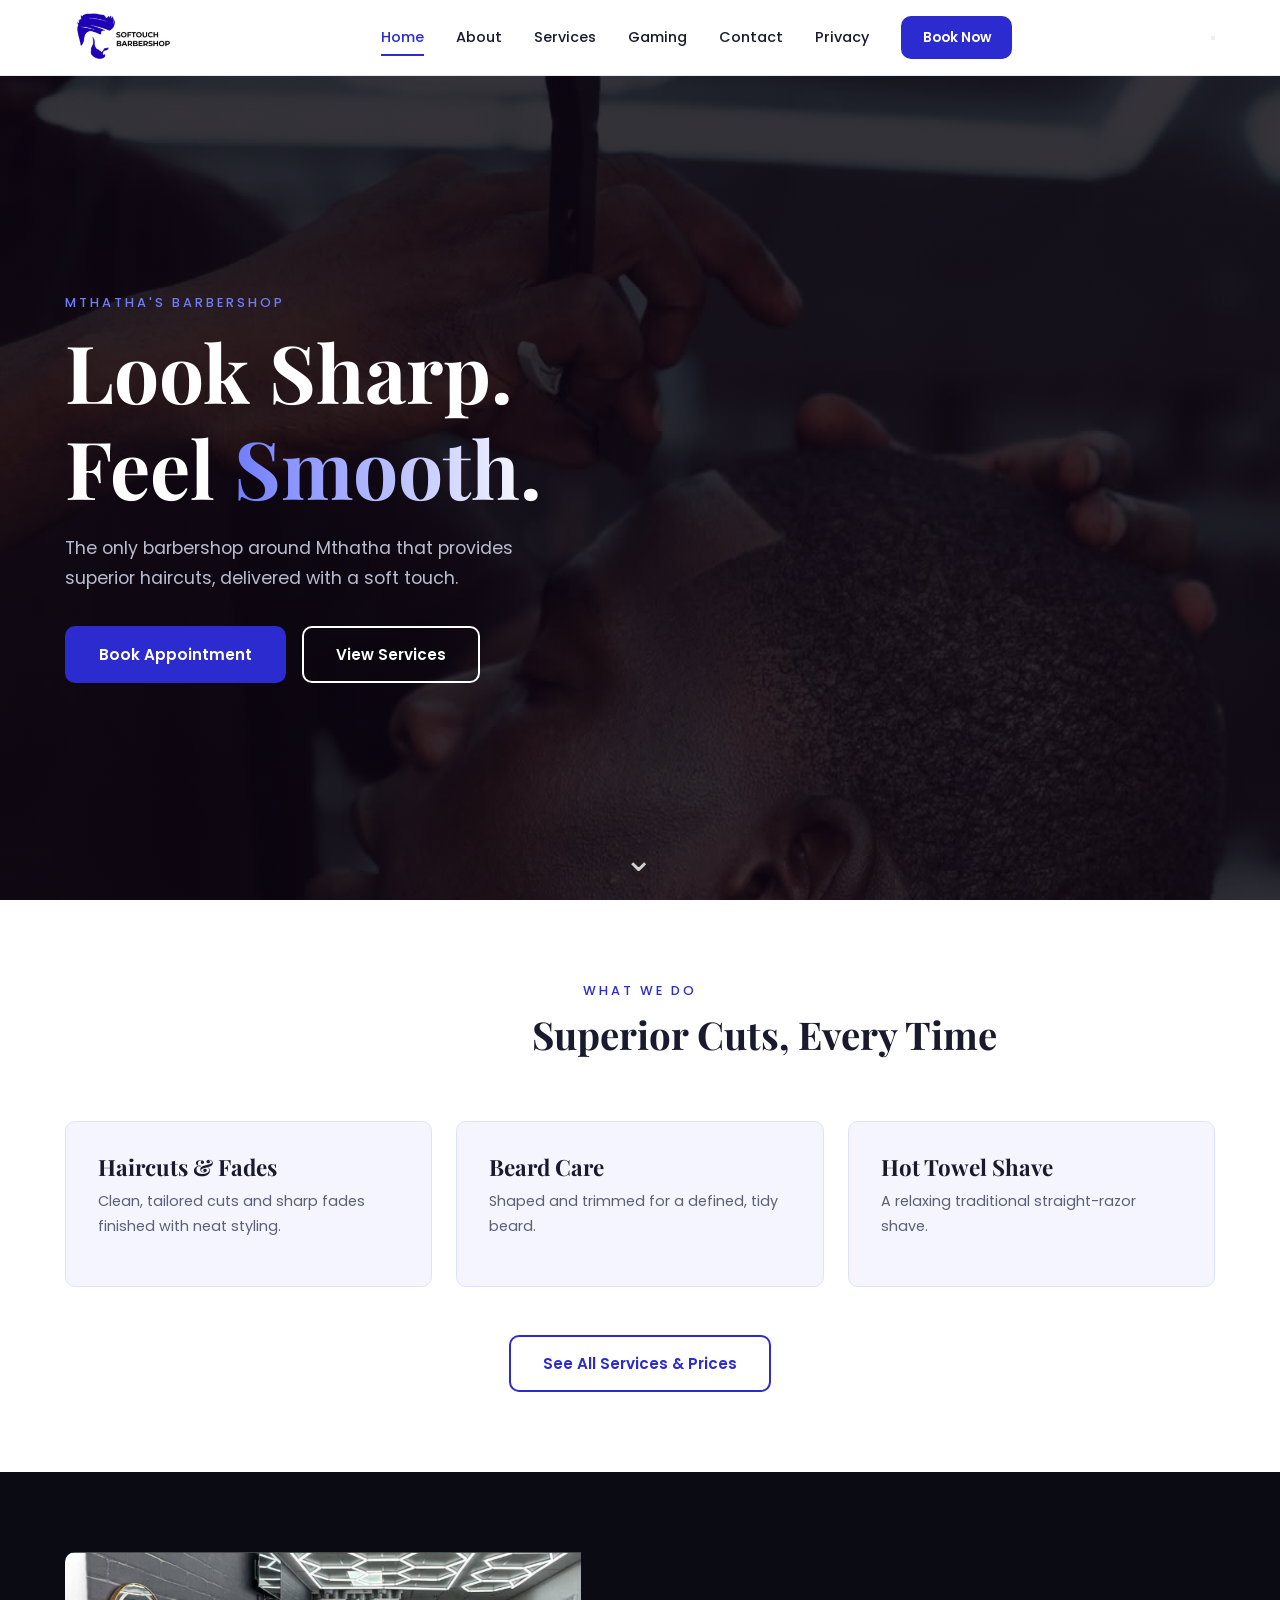
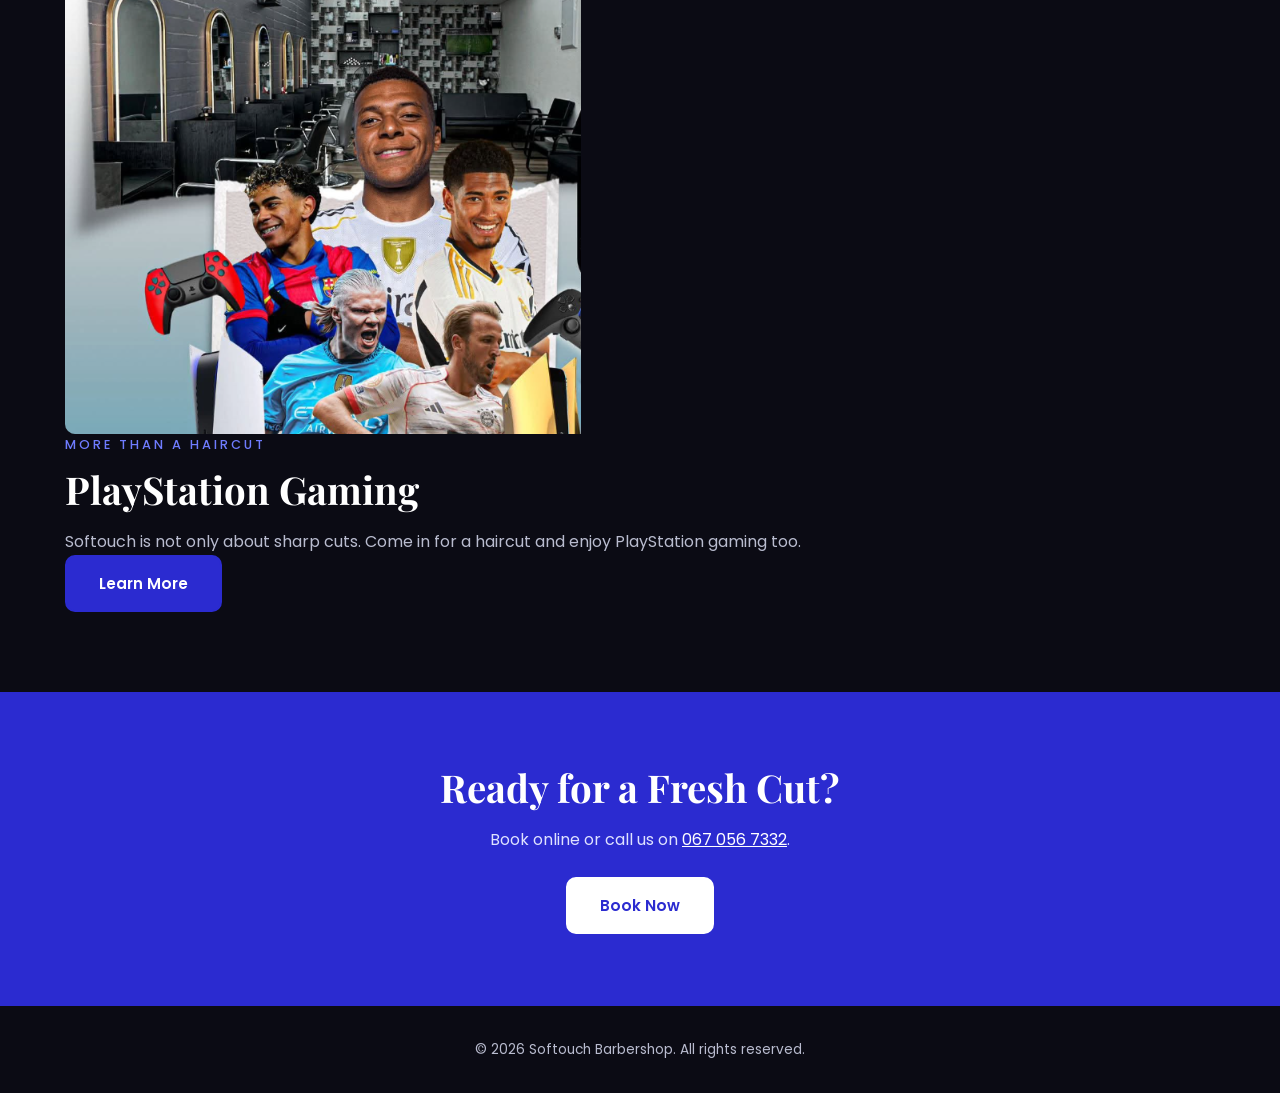
<file: index.html>
<!DOCTYPE html>
<html lang="en">
<head>
  <meta charset="UTF-8">
  <meta name="viewport" content="width=device-width, initial-scale=1.0">
  <title>Softouch Barbershop | Superior Haircuts in Mthatha</title>
  <meta name="description" content="Softouch Barbershop on Nelson Mandela Drive, Mthatha - superior haircuts, beard trims, shaves and PlayStation gaming. Call 067 056 7332.">
  <link rel="preconnect" href="https://fonts.googleapis.com">
  <link href="https://fonts.googleapis.com/css2?family=Playfair+Display:wght@600;700&family=Poppins:wght@300;400;500;600&display=swap" rel="stylesheet">
  <link rel="icon" href="data:,">
  <link rel="stylesheet" href="./css/style.css">
</head>
<body>

  <header class="header" id="header">
    <div class="container nav-wrap">
      <a href="index.html" class="logo">
        <img src="./images/logo.png" alt="Softouch Barbershop logo">
      </a>
      <nav class="nav" id="nav">
        <a href="index.html" class="active">Home</a>
        <a href="./html/about.html">About</a>
        <a href="./html/services.html">Services</a>
        <a href="./html/gaming.html">Gaming</a>
        <a href="./html/contact.html">Contact</a>
        <a href="./html/privacy.html">Privacy</a>
        <a href="./html/booking.html" class="btn btn-small">Book Now</a>
      </nav>
      <button class="menu-toggle" id="menuToggle" aria-label="Open menu">
        <span></span><span></span><span></span>
      </button>
    </div>
  </header>

  <main>
    <!-- HERO: the children of .hero-content animate in one after another (CSS only) -->
    <section class="hero">
      <div class="container hero-content">
        <p class="eyebrow">Mthatha's Barbershop</p>
        <h1>Look Sharp. <br>Feel <span class="accent">Smooth.</span></h1>
        <p class="hero-text">The only barbershop around Mthatha that provides superior haircuts, delivered with a soft touch.</p>
        <div class="hero-buttons">
          <a href="./html/booking.html" class="btn">Book Appointment</a>
          <a href="./html/services.html" class="btn btn-outline">View Services</a>
        </div>
      </div>
      <!-- Bouncing arrow. href="#home-services" jumps to the section below. -->
      <a href="#home-services" class="scroll-down" aria-label="Scroll down">&#8964;</a>
    </section>

    <!-- SERVICES PREVIEW. Each card sits inside a "reveal" wrapper so the
         pop-in animation doesn't interfere with the card's hover effect. -->
    <section class="section" id="home-services">
      <div class="container">
        <div class="section-head reveal">
          <p class="eyebrow">What We Do</p>
        <h2 class="drift-left">Superior Cuts, Every Time</h2>
        </div>
        <div class="cards">
          <div class="reveal" style="--delay: 0s">
            <article class="card">
              <h3>Haircuts &amp; Fades</h3>
              <p>Clean, tailored cuts and sharp fades finished with neat styling.</p>
            </article>
          </div>
          <div class="reveal" style="--delay: 0.15s">
            <article class="card">
              <h3>Beard Care</h3>
              <p>Shaped and trimmed for a defined, tidy beard.</p>
            </article>
          </div>
          <div class="reveal" style="--delay: 0.3s">
            <article class="card">
              <h3>Hot Towel Shave</h3>
              <p>A relaxing traditional straight-razor shave.</p>
            </article>
          </div>
        </div>
        <p class="center-btn reveal"><a href="./html/services.html" class="btn btn-outline">See All Services &amp; Prices</a></p>
      </div>
    </section>

    <!-- GAMING TEASER: photo slides in from the left, text from the right -->
    <section class="section section-dark">
      <div class="container about-grid">
        <div class="about-image reveal reveal-left">
          <img src="./images/gaming.png" alt="PlayStation gaming at Softouch Barbershop">
        </div>
        <div class="about-text reveal reveal-right">
          <p class="eyebrow">More Than a Haircut</p>
          <h2>PlayStation Gaming</h2>
          <p>Softouch is not only about sharp cuts. Come in for a haircut and enjoy PlayStation gaming too.</p>
          <a href="./html/gaming.html" class="btn">Learn More</a>
        </div>
      </div>
    </section>

    <!-- CALL TO ACTION -->
    <section class="cta">
      <div class="container reveal">
        <h2>Ready for a Fresh Cut?</h2>
        <p>Book online or call us on <a class="phone-link" href="tel:+27670567332">067 056 7332</a>.</p>
        <a href="./html/booking.html" class="btn">Book Now</a>
      </div>
    </section>
  </main>

  <footer class="footer">
    <div class="container">
      <p>&copy; <span id="year"></span> Softouch Barbershop. All rights reserved.</p>
    </div>
  </footer>

  <script src="./javascript/script.js"></script>
</body>
</html>
</file>
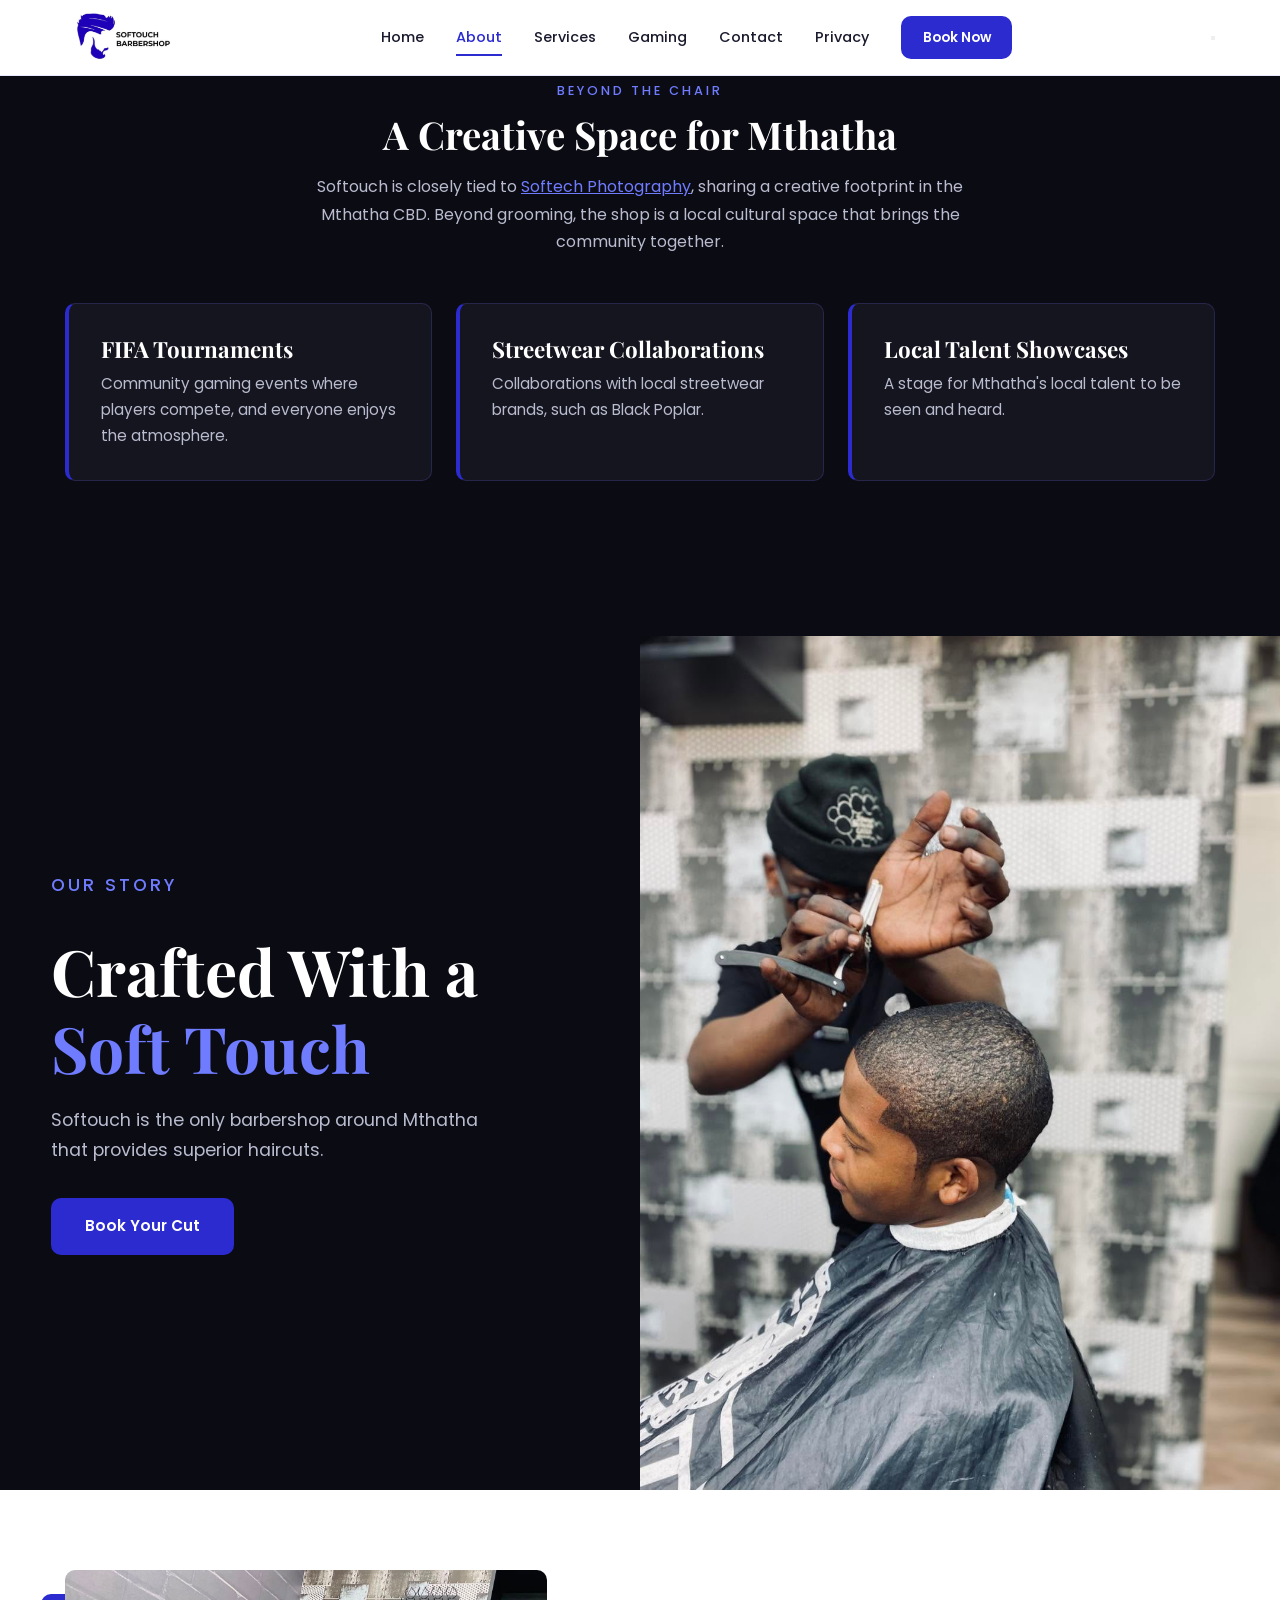
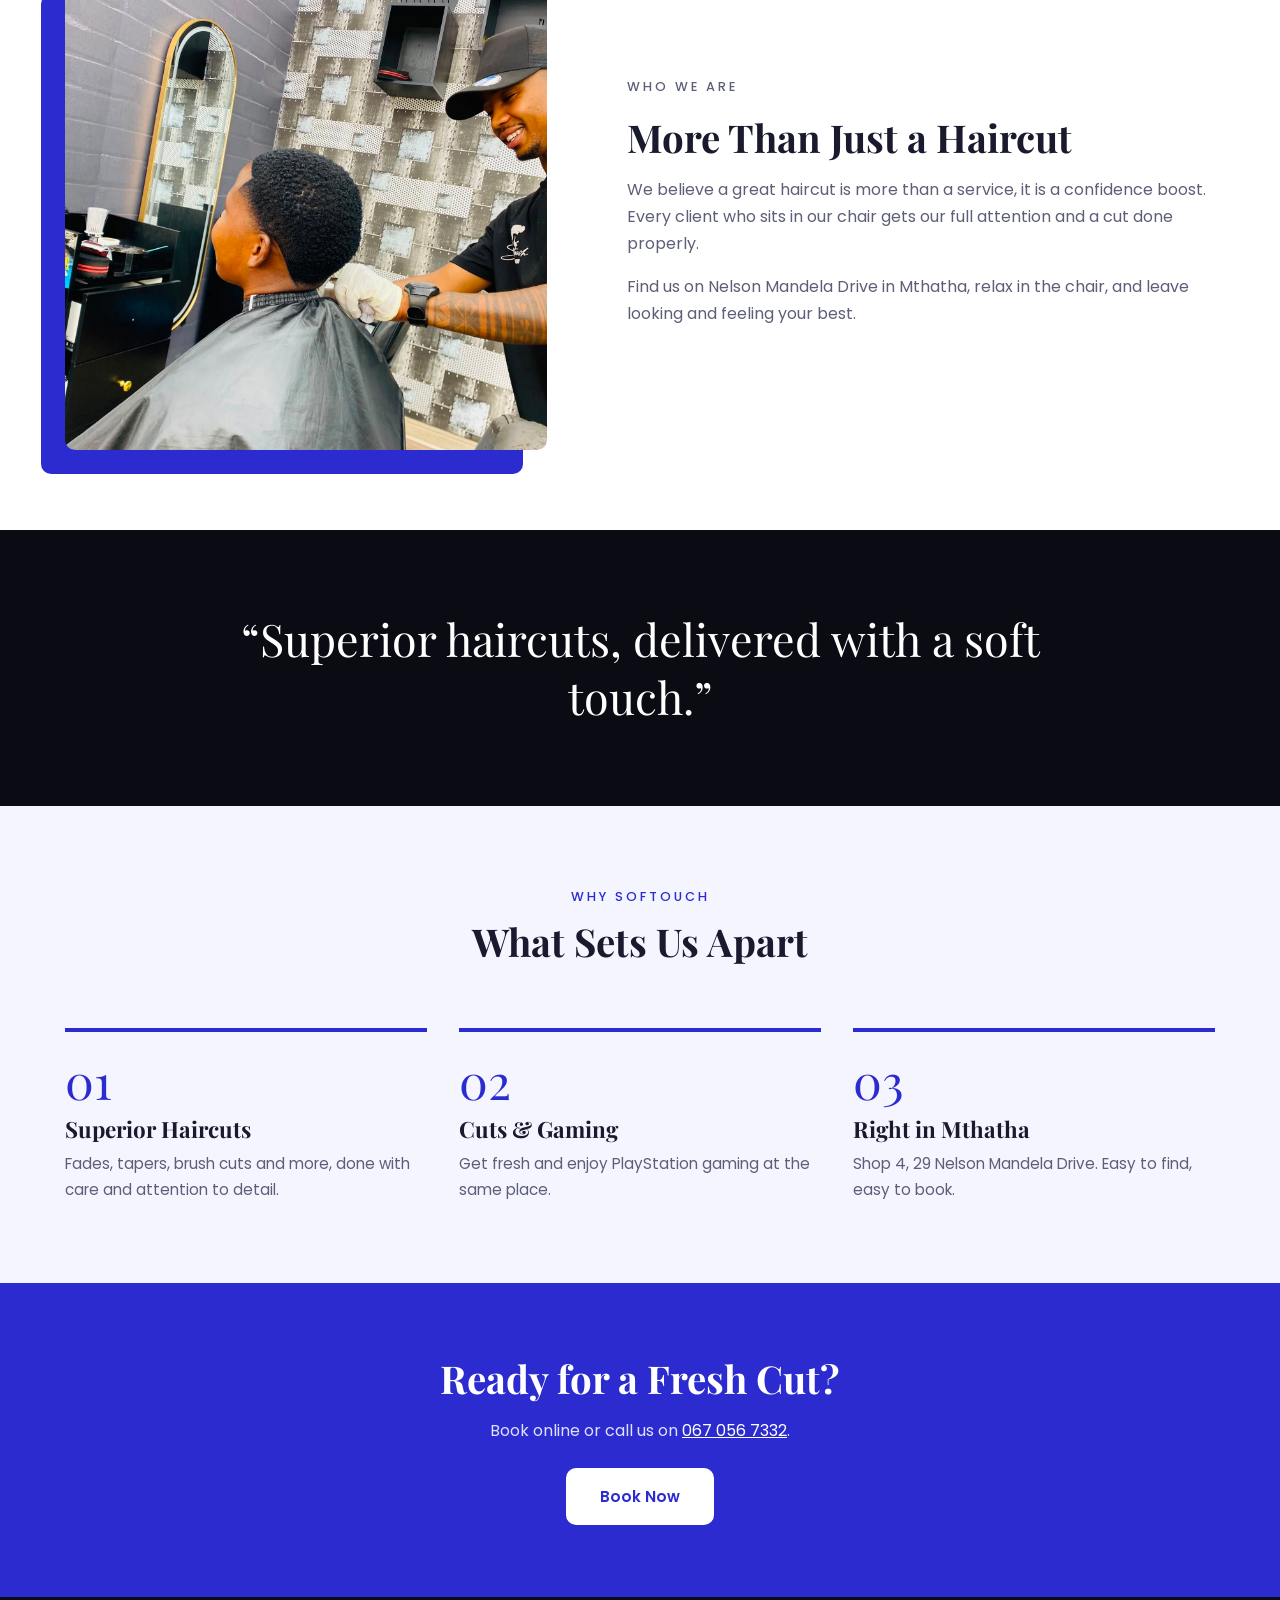
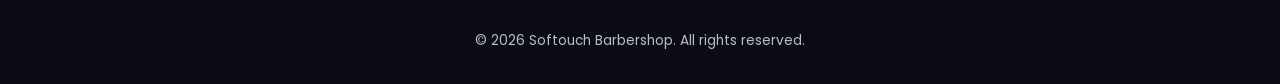
<file: about.html>
<!DOCTYPE html>
<html lang="en">
<head>
  <meta charset="UTF-8">
  <meta name="viewport" content="width=device-width, initial-scale=1.0">
  <title>About Us | Softouch Barbershop Mthatha</title>
  <meta name="description" content="About Softouch Barbershop, the only barbershop around Mthatha that provides superior haircuts.">
  <link rel="preconnect" href="https://fonts.googleapis.com">
  <link href="https://fonts.googleapis.com/css2?family=Playfair+Display:wght@600;700&family=Poppins:wght@300;400;500;600&display=swap" rel="stylesheet">
  <link rel="stylesheet" href="style.css">
</head>
<body>

  <header class="header" id="header">
    <div class="container nav-wrap">
      <a href="index.html" class="logo">
        <img src="images/logo.png" alt="Softouch Barbershop logo">
      </a>
      <nav class="nav" id="nav">
        <a href="index.html">Home</a>
        <a href="about.html" class="active">About</a>
        <a href="services.html">Services</a>
        <a href="gaming.html">Gaming</a>
        <a href="contact.html">Contact</a>
        <a href="privacy.html">Privacy</a>
        <a href="booking.html" class="btn btn-small">Book Now</a>
      </nav>
      <button class="menu-toggle" id="menuToggle" aria-label="Open menu">
        <span></span><span></span><span></span>
      </button>
    </div>
  </header>

  <main>
    
        <!-- 4b. COMMUNITY & CULTURE (black section) -->
    <section class="section section-dark about-community">
      <div class="container">
        <div class="section-head reveal">
          <p class="eyebrow">Beyond the Chair</p>
          <h2>A Creative Space for Mthatha</h2>
          <!-- target="_blank" opens the other site in a new tab.
               rel="noopener" is a safety setting for links that open new tabs. -->
          <p class="community-intro">
            Softouch is closely tied to
            <a href="https://www.softechphotography.com/" target="_blank" rel="noopener">Softech Photography</a>,
            sharing a creative footprint in the Mthatha CBD. Beyond grooming, the shop is a local cultural space
            that brings the community together.
          </p>
        </div>
        <div class="community-grid">
          <div class="community-card reveal" style="--delay: 0s">
            <h3>FIFA Tournaments</h3>
            <p>Community gaming events where players compete, and everyone enjoys the atmosphere.</p>
          </div>
          <div class="community-card reveal" style="--delay: 0.15s">
            <h3>Streetwear Collaborations</h3>
            <p>Collaborations with local streetwear brands, such as Black Poplar.</p>
          </div>
          <div class="community-card reveal" style="--delay: 0.3s">
            <h3>Local Talent Showcases</h3>
            <p>A stage for Mthatha's local talent to be seen and heard.</p>
          </div>
        </div>
      </div>
    </section>

    <!-- 1. SPLIT OPENING: black text panel on the left, photo on the right -->
    <section class="about-hero">
      <div class="about-hero-text">
        <p class="eyebrow">Our Story</p>
        <h1>Crafted With a <span class="accent">Soft Touch</span></h1>
        <p>Softouch is the only barbershop around Mthatha that provides superior haircuts.</p>
        <a href="booking.html" class="btn">Book Your Cut</a>
      </div>
      <div class="about-hero-photo">
        <img src="images/employe.jpg" alt="Softouch barber at work">
      </div>
    </section>

    <!-- 2. STORY: photo with an offset blue frame, text beside it -->
    <section class="section about-story">
      <div class="container about-story-grid">
        <div class="about-frame">
          <img src="images/clientimage.jpg" alt="Happy Softouch client">
        </div>
        <div>
          <p class="eyebrow">Who We Are</p>
          <h2>More Than Just a Haircut</h2>
          <p>We believe a great haircut is more than a service, it is a confidence boost. Every client who sits in our chair gets our full attention and a cut done properly.</p>
          <p>Find us on Nelson Mandela Drive in Mthatha, relax in the chair, and leave looking and feeling your best.</p>
        </div>
      </div>
    </section>

    <!-- 3. QUOTE BAND: full-width black strip with one big line -->
    <section class="about-quote">
      <div class="container">
        <p>&ldquo;Superior haircuts, delivered with a soft touch.&rdquo;</p>
      </div>
    </section>

    <!-- 4. THREE NUMBERED FEATURES -->
    <section class="section about-features">
      <div class="container">
        <div class="section-head">
          <p class="eyebrow">Why Softouch</p>
          <h2>What Sets Us Apart</h2>
        </div>
        <div class="feature-grid">
          <div class="feature">
            <span class="feature-num">01</span>
            <h3>Superior Haircuts</h3>
            <p>Fades, tapers, brush cuts and more, done with care and attention to detail.</p>
          </div>
          <div class="feature">
            <span class="feature-num">02</span>
            <h3>Cuts &amp; Gaming</h3>
            <p>Get fresh and enjoy PlayStation gaming at the same place.</p>
          </div>
          <div class="feature">
            <span class="feature-num">03</span>
            <h3>Right in Mthatha</h3>
            <p>Shop 4, 29 Nelson Mandela Drive. Easy to find, easy to book.</p>
          </div>
        </div>
      </div>
    </section>

    <!-- 5. CALL TO ACTION (reuses the blue band from the home page) -->
    <section class="cta">
      <div class="container">
        <h2>Ready for a Fresh Cut?</h2>
        <p>Book online or call us on <a class="phone-link" href="tel:+27670567332">067 056 7332</a>.</p>
        <a href="booking.html" class="btn">Book Now</a>
      </div>
    </section>

  </main>

  <footer class="footer">
    <div class="container">
      <p>&copy; <span id="year"></span> Softouch Barbershop. All rights reserved.</p>
    </div>
  </footer>

  <script src="script.js"></script>
</body>
</html>
</file>
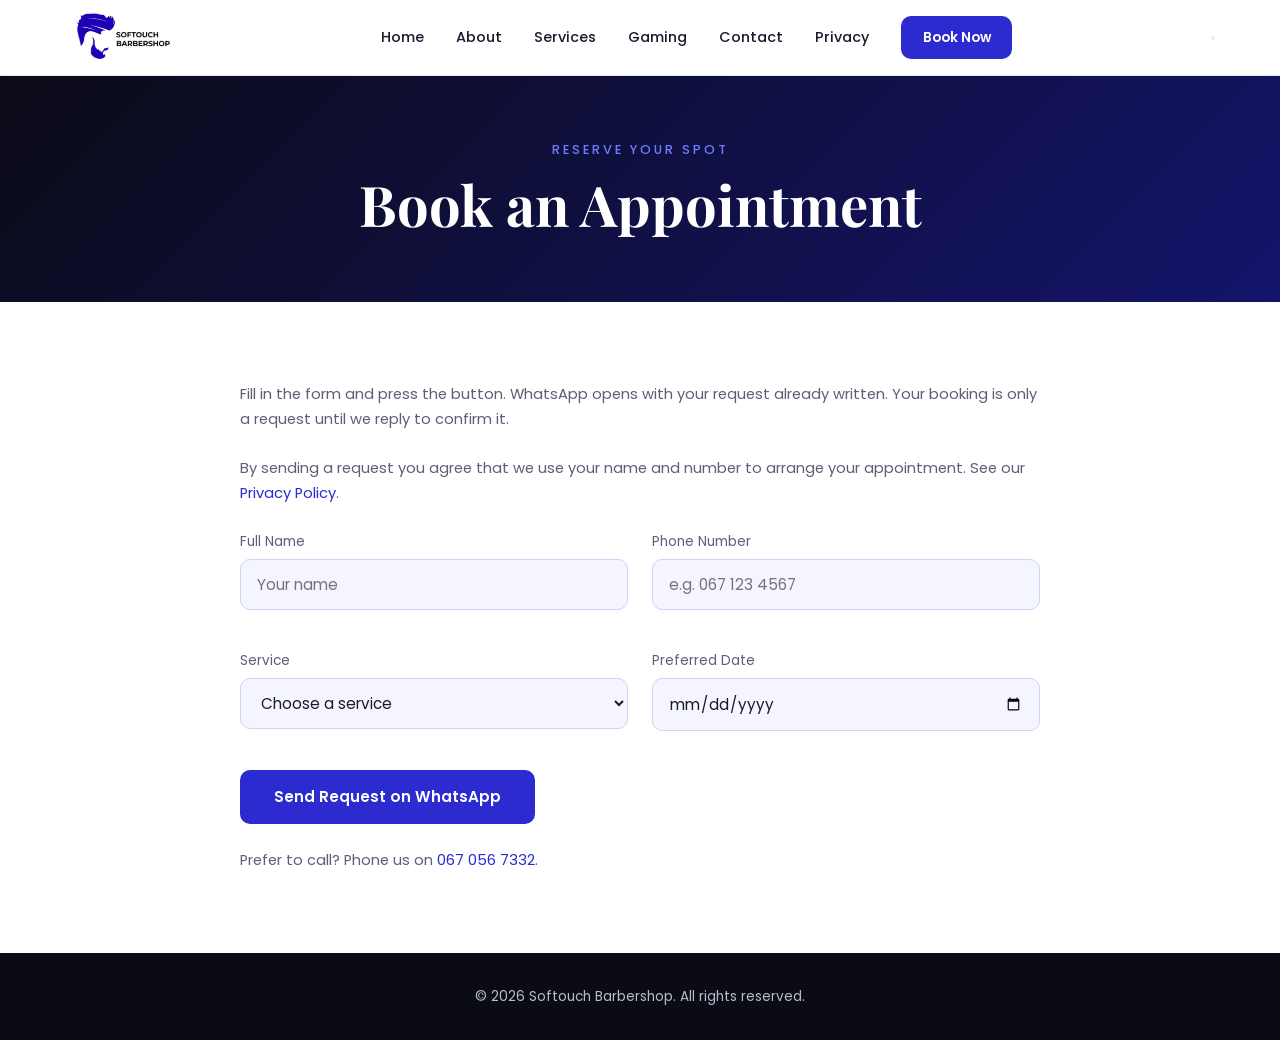
<file: booking.html>
<!DOCTYPE html>
<html lang="en">
<head>
  <meta charset="UTF-8">
  <meta name="viewport" content="width=device-width, initial-scale=1.0">
  <title>Book an Appointment | Softouch Barbershop Mthatha</title>
  <meta name="description" content="Request a booking at Softouch Barbershop, Nelson Mandela Drive, Mthatha, through WhatsApp.">
  <link rel="preconnect" href="https://fonts.googleapis.com">
  <link href="https://fonts.googleapis.com/css2?family=Playfair+Display:wght@600;700&family=Poppins:wght@300;400;500;600&display=swap" rel="stylesheet">
  <link rel="stylesheet" href="style.css">
</head>
<body>

  <header class="header" id="header">
    <div class="container nav-wrap">
      <a href="index.html" class="logo">
        <img src="images/logo.png" alt="Softouch Barbershop logo">
      </a>
      <nav class="nav" id="nav">
        <a href="index.html">Home</a>
        <a href="about.html">About</a>
        <a href="services.html">Services</a>
        <a href="gaming.html">Gaming</a>
        <a href="contact.html">Contact</a>
        <a href="privacy.html">Privacy</a>
        <a href="booking.html" class="btn btn-small">Book Now</a>
      </nav>
      <button class="menu-toggle" id="menuToggle" aria-label="Open menu">
        <span></span><span></span><span></span>
      </button>
    </div>
  </header>

  <main>
    <section class="page-banner">
      <div class="container">
        <p class="eyebrow">Reserve Your Spot</p>
        <h1>Book an Appointment</h1>
      </div>
    </section>

    <section class="section">
      <div class="container booking-wrap">

        <!-- Honest explanation shown ABOVE the form -->
        <p class="form-note">Fill in the form and press the button. WhatsApp opens with your request already written. Your booking is only a request until we reply to confirm it.</p>
                <p class="form-note">By sending a request you agree that we use your name and number to arrange your appointment. See our <a class="phone-link" href="privacy.html">Privacy Policy</a>.</p>

        <!-- novalidate: our own JavaScript does the checking.
             maxlength limits how much can be typed.
             autocomplete lets phones fill in the name and number. -->
        <form class="form" id="bookingForm" novalidate>
          <div class="form-row">
            <div class="field">
              <label for="name">Full Name</label>
              <input type="text" id="name" maxlength="60" autocomplete="name" placeholder="Your name">
              <small class="error" id="nameError"></small>
            </div>
            <div class="field">
              <label for="phone">Phone Number</label>
              <input type="tel" id="phone" maxlength="15" autocomplete="tel" placeholder="e.g. 067 123 4567">
              <small class="error" id="phoneError"></small>
            </div>
          </div>
          <div class="form-row">
            <div class="field">
              <label for="service">Service</label>
              <select id="service">
                <option value="">Choose a service</option>
                <option>Sharp Fade</option>
                <option>High Taper</option>
                <option>Brush Cut</option>
                <option>Kids Cut</option>
                <option>Bleach</option>
                <option>Tints</option>
                <option>Hair Dye</option>
                <option>Waves &amp; Custom Styling</option>
              </select>
              <small class="error" id="serviceError"></small>
            </div>
            <div class="field">
              <label for="date">Preferred Date</label>
              <input type="date" id="date">
              <small class="error" id="dateError"></small>
            </div>
          </div>
          <button type="submit" class="btn">Send Request on WhatsApp</button>
          <p class="form-success" id="formSuccess" role="status"></p>
        </form>

        <p class="form-note">Prefer to call? Phone us on <a class="phone-link" href="tel:+27670567332">067 056 7332</a>.</p>
      </div>
    </section>
  </main>

  <footer class="footer">
    <div class="container">
      <p>&copy; <span id="year"></span> Softouch Barbershop. All rights reserved.</p>
    </div>
  </footer>

  <script src="script.js"></script>
</body>
</html>
</file>
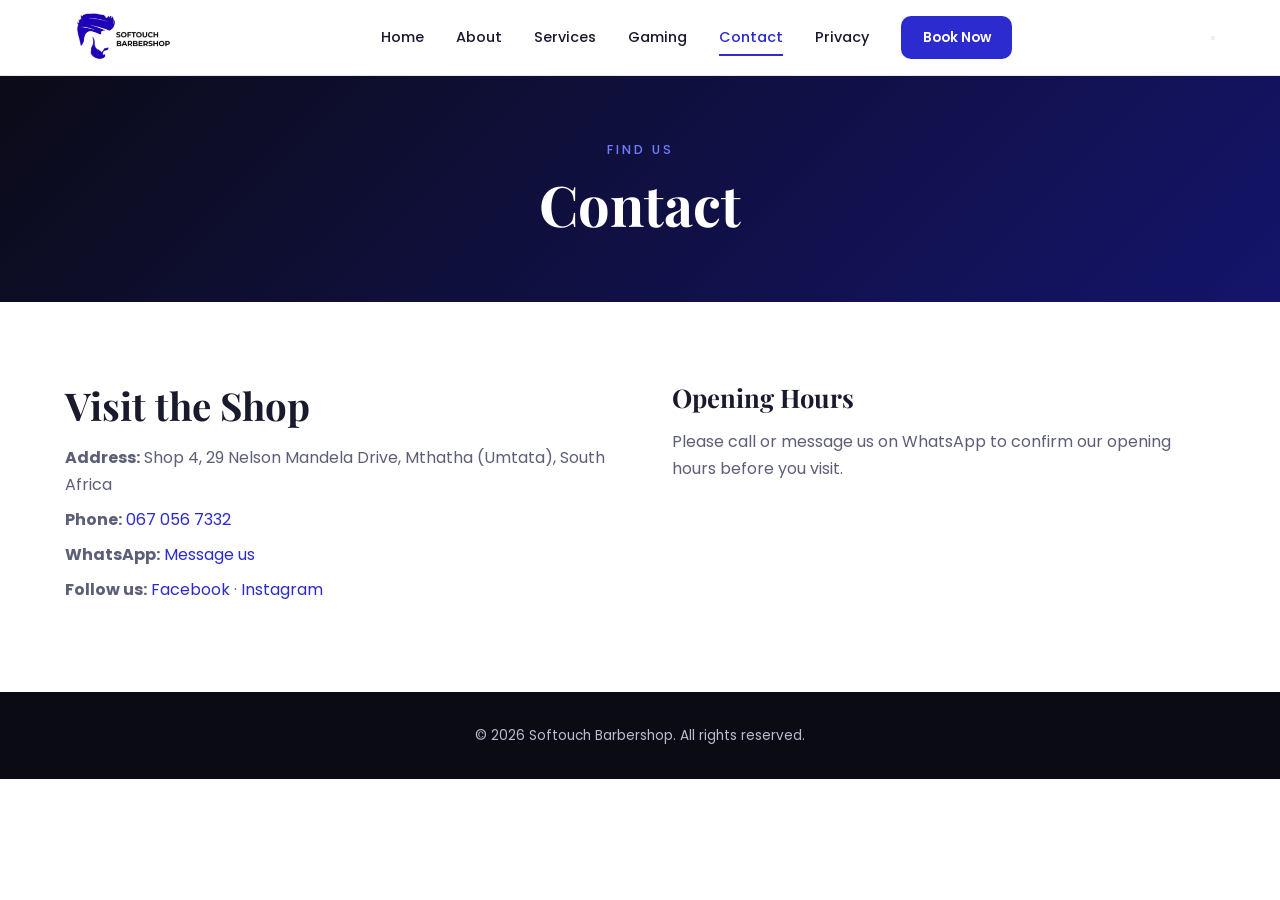
<file: contact.html>
<!DOCTYPE html>
<html lang="en">
<head>
  <meta charset="UTF-8">
  <meta name="viewport" content="width=device-width, initial-scale=1.0">
  <title>Contact &amp; Location | Softouch Barbershop Mthatha</title>
  <meta name="description" content="Find Softouch Barbershop at Shop 4, 29 Nelson Mandela Drive, Mthatha. Call or WhatsApp 067 056 7332.">
  <link rel="preconnect" href="https://fonts.googleapis.com">
  <link href="https://fonts.googleapis.com/css2?family=Playfair+Display:wght@600;700&family=Poppins:wght@300;400;500;600&display=swap" rel="stylesheet">
  <link rel="stylesheet" href="style.css">
</head>
<body>

  <header class="header" id="header">
    <div class="container nav-wrap">
      <a href="index.html" class="logo">
        <img src="images/logo.png" alt="Softouch Barbershop logo">
      </a>
      <nav class="nav" id="nav">
        <a href="index.html">Home</a>
        <a href="about.html">About</a>
        <a href="services.html">Services</a>
        <a href="gaming.html">Gaming</a>
        <a href="contact.html" class="active">Contact</a>
        <a href="privacy.html">Privacy</a>
        <a href="booking.html" class="btn btn-small">Book Now</a>
      </nav>
      <button class="menu-toggle" id="menuToggle" aria-label="Open menu">
        <span></span><span></span><span></span>
      </button>
    </div>
  </header>

  <main>
    <section class="page-banner">
      <div class="container">
        <p class="eyebrow">Find Us</p>
        <h1>Contact</h1>
      </div>
    </section>

    <section class="section">
      <div class="container contact-grid">
        <div>
          <h2>Visit the Shop</h2>
          <p><strong>Address:</strong> Shop 4, 29 Nelson Mandela Drive, Mthatha (Umtata), South Africa</p>
          <p><strong>Phone:</strong> <a class="phone-link" href="tel:+27670567332">067 056 7332</a></p>
          <!-- target="_blank" opens a new tab; rel="noopener" stops that tab controlling this one -->
          <p><strong>WhatsApp:</strong> <a class="phone-link" href="https://wa.me/27670567332" target="_blank" rel="noopener">Message us</a></p>
          <p><strong>Follow us:</strong>
            <a class="phone-link" href="https://www.facebook.com/p/Softouch-Barbershop-61555367192725/" target="_blank" rel="noopener">Facebook</a> &middot;
            <a class="phone-link" href="https://www.instagram.com/softouchbarbershop/" target="_blank" rel="noopener">Instagram</a>
          </p>
        </div>
        <div>
          <h3>Opening Hours</h3>
          <p>Please call or message us on WhatsApp to confirm our opening hours before you visit.</p>

          <!-- WHEN YOU HAVE THE REAL HOURS: delete the paragraph above, then remove
               the comment markers around this list and fix the times.
          <ul class="hours">
            <li><span>Monday - Friday</span><span>00:00 - 00:00</span></li>
            <li><span>Saturday</span><span>00:00 - 00:00</span></li>
            <li><span>Sunday</span><span>Closed</span></li>
          </ul>
          -->
        </div>
      </div>
    </section>
  </main>

  <footer class="footer">
    <div class="container">
      <p>&copy; <span id="year"></span> Softouch Barbershop. All rights reserved.</p>
    </div>
  </footer>

  <script src="script.js"></script>
</body>
</html>
</file>
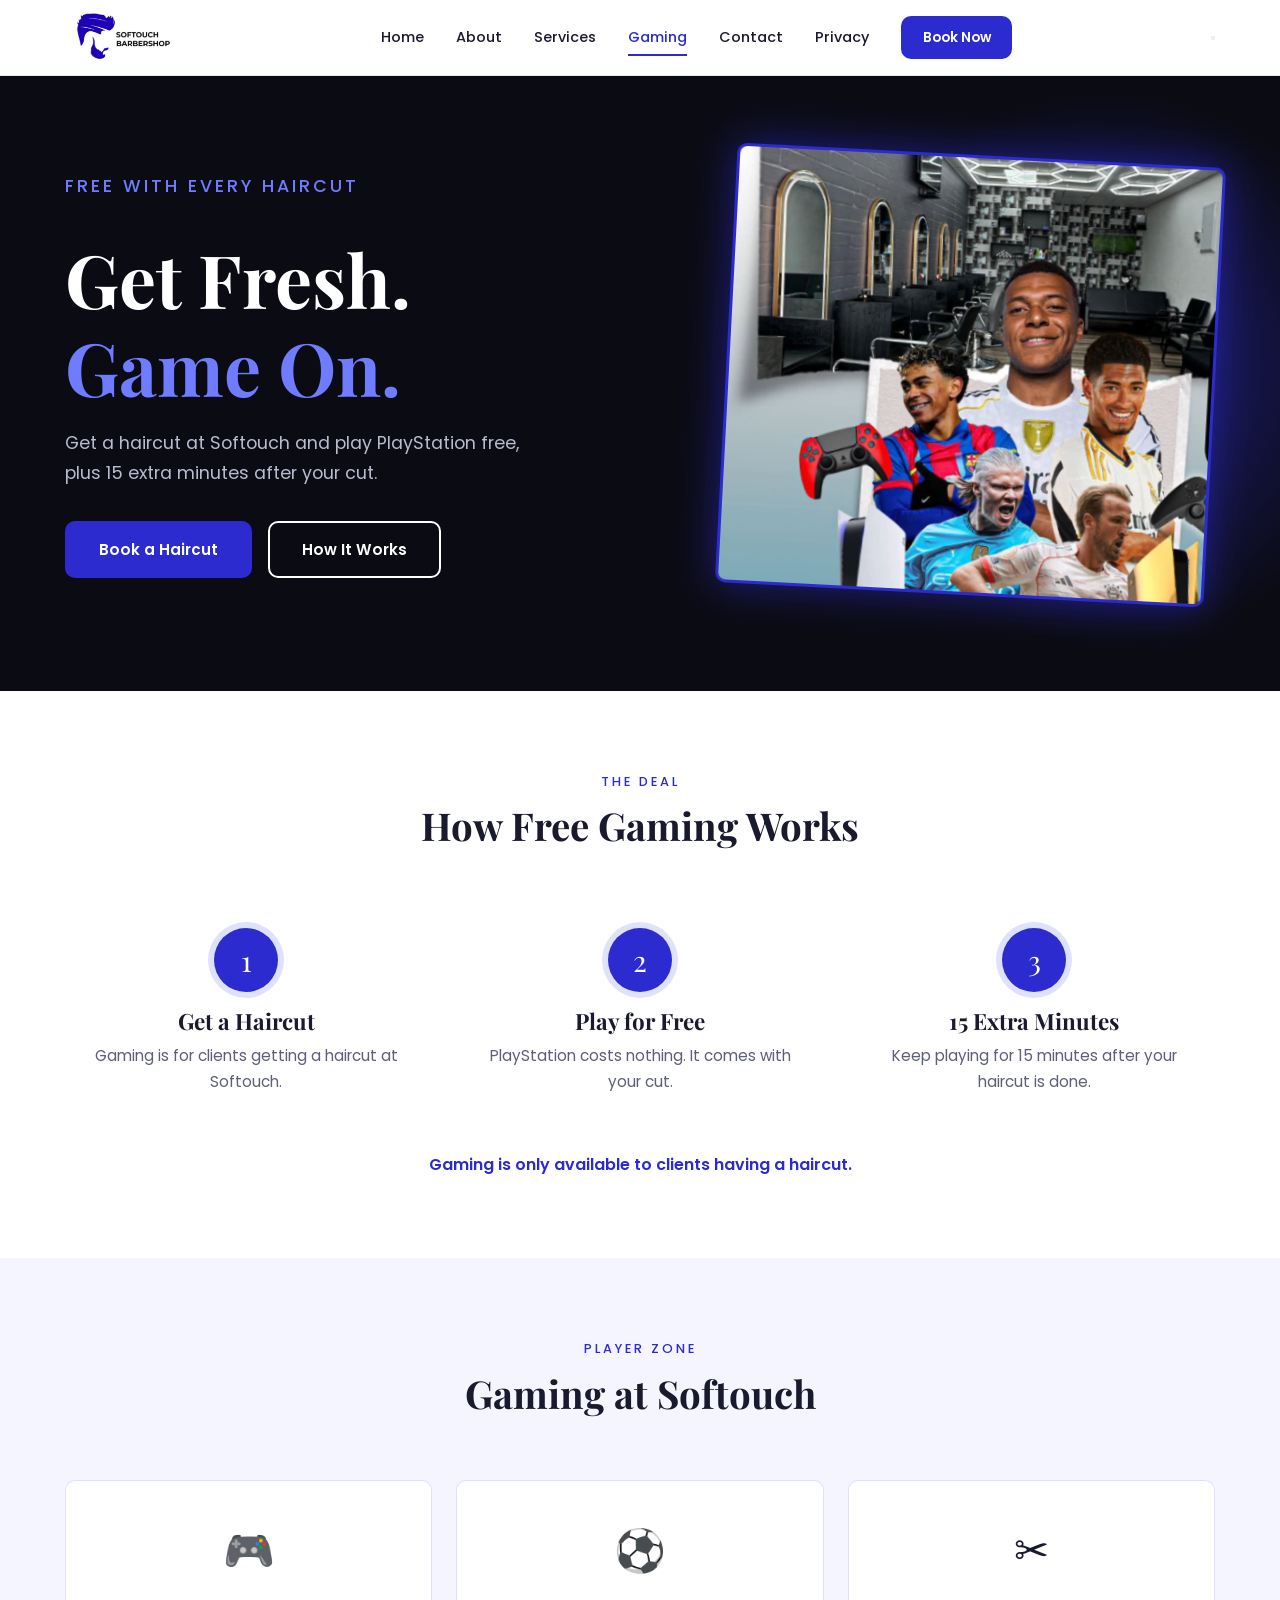
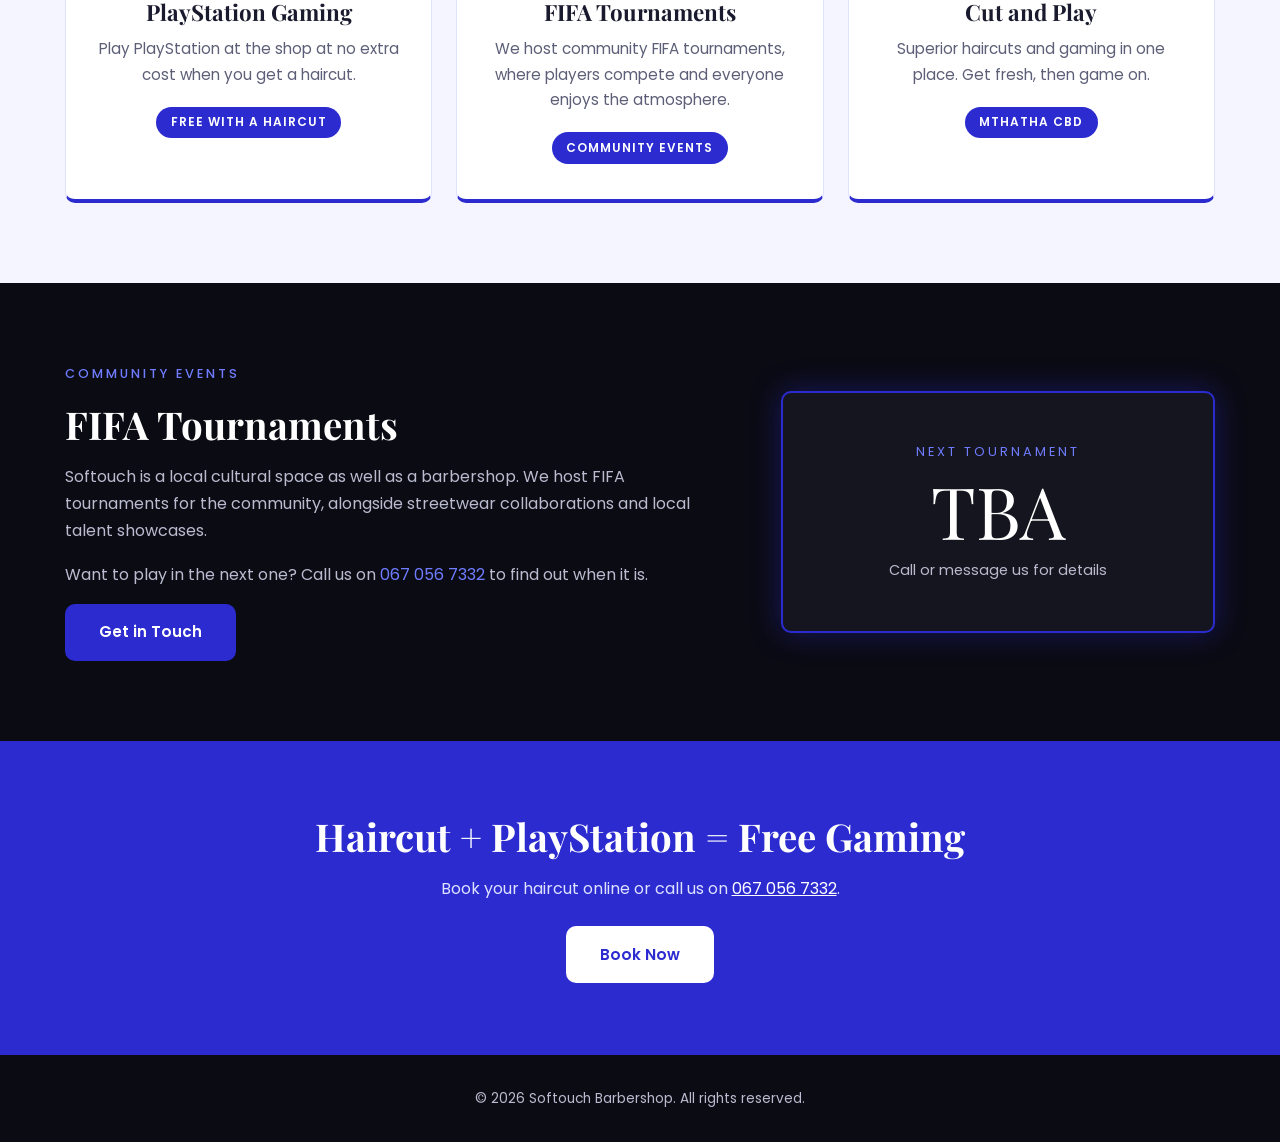
<file: gaming.html>
<!DOCTYPE html>
<html lang="en">
<head>
  <meta charset="UTF-8">
  <meta name="viewport" content="width=device-width, initial-scale=1.0">
  <title>Free PlayStation With Your Haircut | Softouch Barbershop Mthatha</title>
  <meta name="description" content="Get a haircut at Softouch Barbershop, Mthatha, and play PlayStation free, with 15 extra minutes after your cut. Call 067 056 7332.">
  <link rel="preconnect" href="https://fonts.googleapis.com">
  <link href="https://fonts.googleapis.com/css2?family=Playfair+Display:wght@600;700&family=Poppins:wght@300;400;500;600&display=swap" rel="stylesheet">
  <link rel="stylesheet" href="style.css">
</head>
<body>

  <header class="header" id="header">
    <div class="container nav-wrap">
      <a href="index.html" class="logo">
        <img src="images/logo.png" alt="Softouch Barbershop logo">
      </a>
      <nav class="nav" id="nav">
        <a href="index.html">Home</a>
        <a href="about.html">About</a>
        <a href="services.html">Services</a>
        <a href="gaming.html" class="active">Gaming</a>
        <a href="contact.html">Contact</a>
        <a href="privacy.html">Privacy</a>
        <a href="booking.html" class="btn btn-small">Book Now</a>
      </nav>
      <button class="menu-toggle" id="menuToggle" aria-label="Open menu">
        <span></span><span></span><span></span>
      </button>
    </div>
  </header>

  <main>

    <!-- 1. HERO -->
    <section class="game-hero">
      <div class="container game-hero-grid">
        <div class="game-hero-text">
          <p class="eyebrow">Free With Every Haircut</p>
          <h1>Get Fresh. <br><span class="accent">Game On.</span></h1>
          <p>Get a haircut at Softouch and play PlayStation free, plus 15 extra minutes after your cut.</p>
          <div class="hero-buttons">
            <a href="booking.html" class="btn">Book a Haircut</a>
            <a href="#game-how" class="btn btn-outline">How It Works</a>
          </div>
        </div>
        <div class="game-hero-photo">
          <img src="./images/gaming.png" alt="PlayStation gaming at Softouch Barbershop">
        </div>
      </div>
    </section>

    <!-- 2. HOW IT WORKS -->
    <section class="section game-how" id="game-how">
      <div class="container">
        <div class="section-head reveal">
          <p class="eyebrow">The Deal</p>
          <h2>How Free Gaming Works</h2>
        </div>
        <div class="step-grid">
          <div class="step reveal" style="--delay: 0s">
            <span class="step-num">1</span>
            <h3>Get a Haircut</h3>
            <p>Gaming is for clients getting a haircut at Softouch.</p>
          </div>
          <div class="step reveal" style="--delay: 0.15s">
            <span class="step-num">2</span>
            <h3>Play for Free</h3>
            <p>PlayStation costs nothing. It comes with your cut.</p>
          </div>
          <div class="step reveal" style="--delay: 0.3s">
            <span class="step-num">3</span>
            <h3>15 Extra Minutes</h3>
            <p>Keep playing for 15 minutes after your haircut is done.</p>
          </div>
        </div>
        <p class="game-note reveal">Gaming is only available to clients having a haircut.</p>
      </div>
    </section>

    <!-- 3. FEATURE CARDS -->
    <section class="section game-features">
      <div class="container">
        <div class="section-head reveal">
          <p class="eyebrow">Player Zone</p>
          <h2>Gaming at Softouch</h2>
        </div>
        <div class="game-cards">
          <div class="game-card reveal" style="--delay: 0s">
            <span class="game-icon">&#127918;</span>
            <h3>PlayStation Gaming</h3>
            <p>Play PlayStation at the shop at no extra cost when you get a haircut.</p>
            <span class="game-tag">Free with a haircut</span>
          </div>
          <div class="game-card reveal" style="--delay: 0.15s">
            <span class="game-icon">&#9917;</span>
            <h3>FIFA Tournaments</h3>
            <p>We host community FIFA tournaments, where players compete and everyone enjoys the atmosphere.</p>
            <span class="game-tag">Community events</span>
          </div>
          <div class="game-card reveal" style="--delay: 0.3s">
            <span class="game-icon">&#9986;</span>
            <h3>Cut and Play</h3>
            <p>Superior haircuts and gaming in one place. Get fresh, then game on.</p>
            <span class="game-tag">Mthatha CBD</span>
          </div>
        </div>
      </div>
    </section>

    <!-- 4. TOURNAMENTS -->
    <section class="section section-dark game-events" id="game-events">
      <div class="container game-events-grid">
        <div class="reveal reveal-left">
          <p class="eyebrow">Community Events</p>
          <h2>FIFA Tournaments</h2>
          <p>Softouch is a local cultural space as well as a barbershop. We host FIFA tournaments for the community, alongside streetwear collaborations and local talent showcases.</p>
          <p>Want to play in the next one? Call us on <a class="phone-link" href="tel:+27670567332">067 056 7332</a> to find out when it is.</p>
          <a href="booking.html" class="btn">Get in Touch</a>
        </div>
        <div class="game-scoreboard reveal reveal-right">
          <span class="score-label">Next Tournament</span>
          <!-- Replace "TBA" with the real date when you have it -->
          <span class="score-value">TBA</span>
          <span class="score-note">Call or message us for details</span>
        </div>
      </div>
    </section>

    <!-- 5. CALL TO ACTION -->
    <section class="cta">
      <div class="container reveal">
        <h2>Haircut + PlayStation = Free Gaming</h2>
        <p>Book your haircut online or call us on <a class="phone-link" href="tel:+27670567332">067 056 7332</a>.</p>
        <a href="booking.html" class="btn">Book Now</a>
      </div>
    </section>

  </main>

  <footer class="footer">
    <div class="container">
      <p>&copy; <span id="year"></span> Softouch Barbershop. All rights reserved.</p>
    </div>
  </footer>

  <script src="script.js"></script>
</body>
</html>
</file>
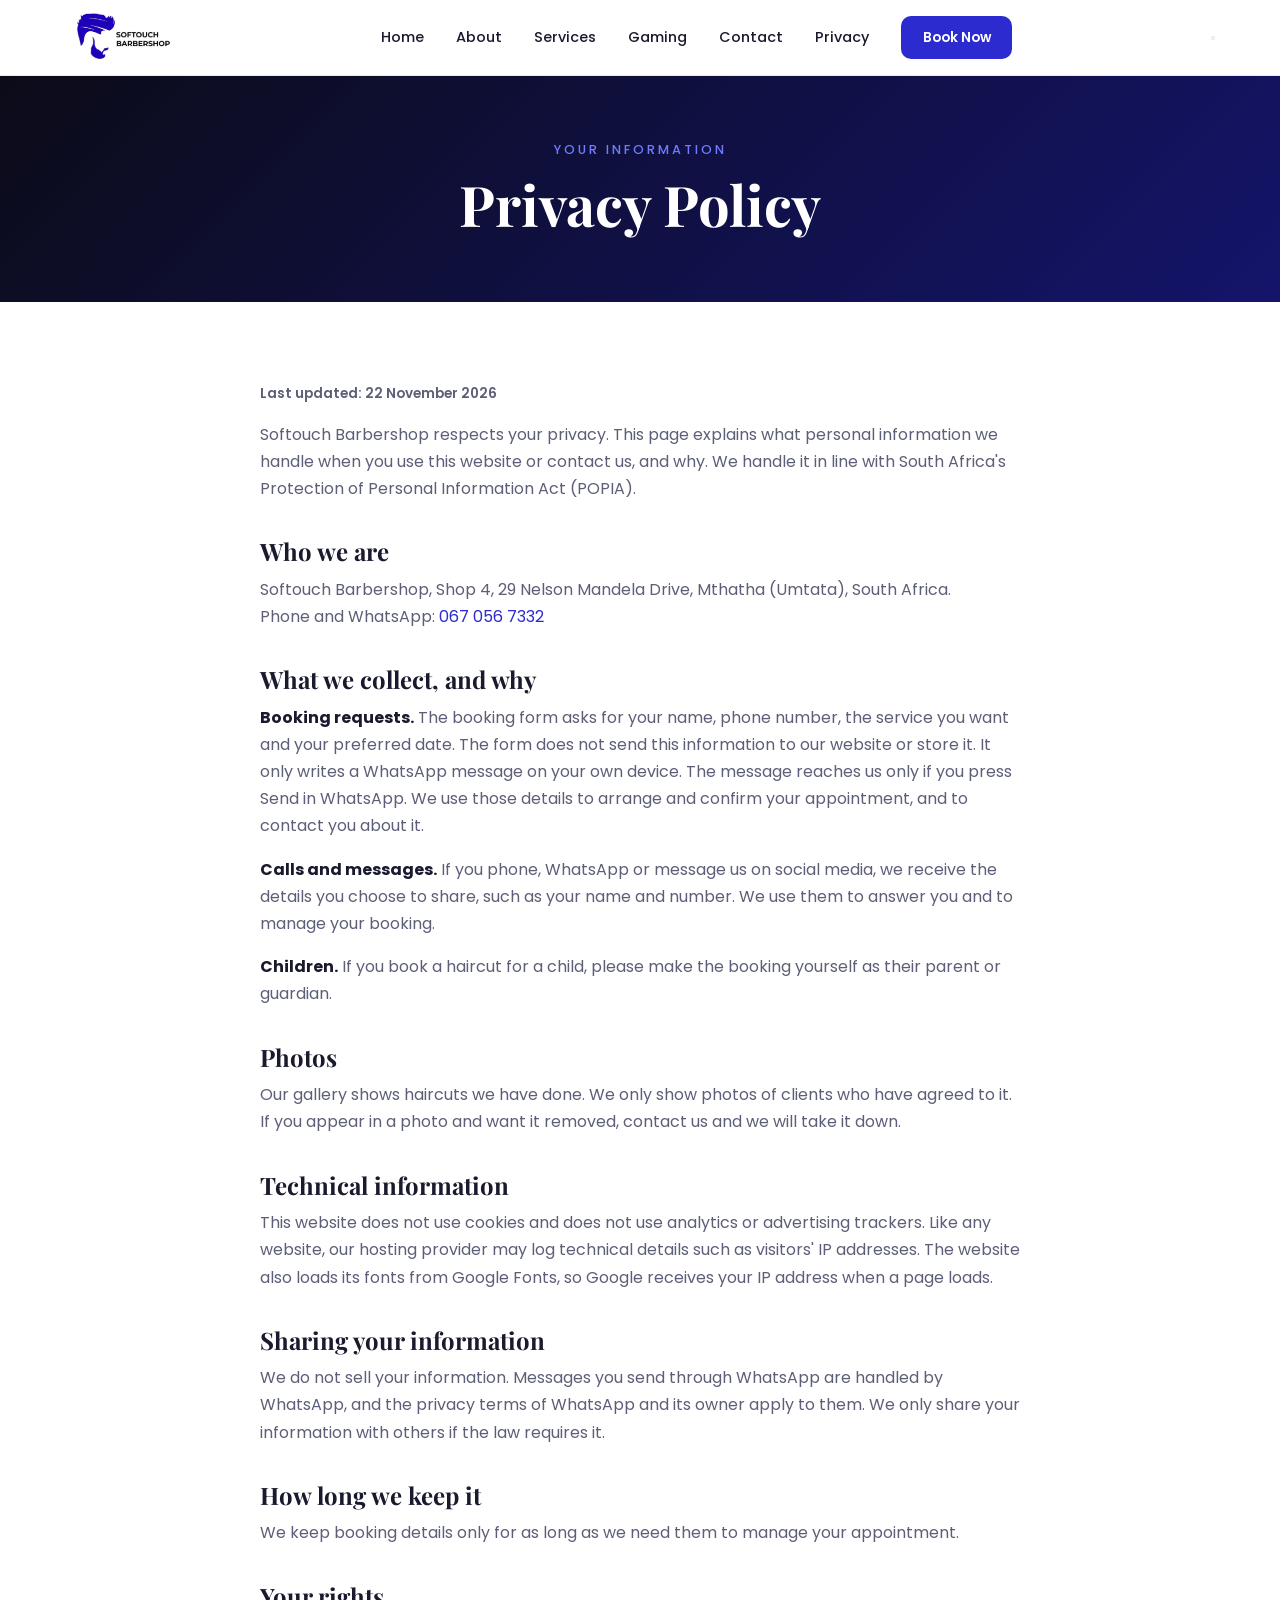
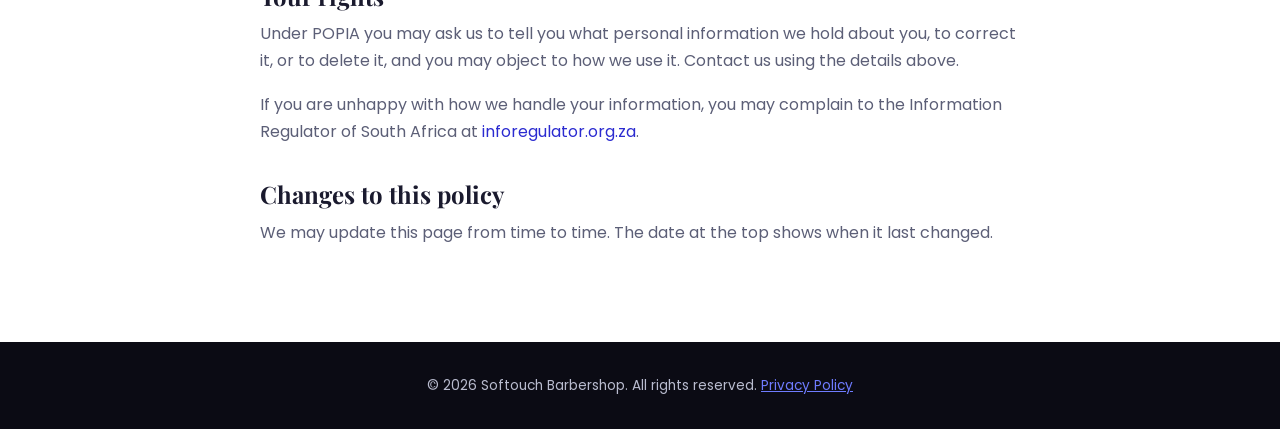
<file: privacy.html>
<!DOCTYPE html>
<html lang="en">
<head>
  <meta charset="UTF-8">
  <meta name="viewport" content="width=device-width, initial-scale=1.0">
  <title>Privacy Policy | Softouch Barbershop Mthatha</title>
  <meta name="description" content="How Softouch Barbershop in Mthatha handles your personal information.">
  <link rel="preconnect" href="https://fonts.googleapis.com">
  <link href="https://fonts.googleapis.com/css2?family=Playfair+Display:wght@600;700&family=Poppins:wght@300;400;500;600&display=swap" rel="stylesheet">
  <link rel="stylesheet" href="style.css">
</head>
<body>

  <header class="header" id="header">
    <div class="container nav-wrap">
      <a href="index.html" class="logo">
        <img src="images/logo.png" alt="Softouch Barbershop logo">
      </a>
      <nav class="nav" id="nav">
        <a href="index.html">Home</a>
        <a href="about.html">About</a>
        <a href="services.html">Services</a>
        <a href="gaming.html">Gaming</a>
        <a href="contact.html">Contact</a>
        <a href="privacy.html">Privacy</a>
        <a href="booking.html" class="btn btn-small">Book Now</a>
      </nav>
      <button class="menu-toggle" id="menuToggle" aria-label="Open menu">
        <span></span><span></span><span></span>
      </button>
    </div>
  </header>

  <main>
    <section class="page-banner">
      <div class="container">
        <p class="eyebrow">Your Information</p>
        <h1>Privacy Policy</h1>
      </div>
    </section>

    <section class="section">
      <div class="container legal">
        <p class="legal-date">Last updated: 22 November 2026</p>

        <p>Softouch Barbershop respects your privacy. This page explains what personal information we handle when you use this website or contact us, and why. We handle it in line with South Africa's Protection of Personal Information Act (POPIA).</p>

        <h2>Who we are</h2>
        <p>Softouch Barbershop, Shop 4, 29 Nelson Mandela Drive, Mthatha (Umtata), South Africa.<br>
        Phone and WhatsApp: <a class="phone-link" href="tel:+27670567332">067 056 7332</a></p>

        <h2>What we collect, and why</h2>
        <p><strong>Booking requests.</strong> The booking form asks for your name, phone number, the service you want and your preferred date. The form does not send this information to our website or store it. It only writes a WhatsApp message on your own device. The message reaches us only if you press Send in WhatsApp. We use those details to arrange and confirm your appointment, and to contact you about it.</p>
        <p><strong>Calls and messages.</strong> If you phone, WhatsApp or message us on social media, we receive the details you choose to share, such as your name and number. We use them to answer you and to manage your booking.</p>
        <p><strong>Children.</strong> If you book a haircut for a child, please make the booking yourself as their parent or guardian.</p>

        <h2>Photos</h2>
        <p>Our gallery shows haircuts we have done. We only show photos of clients who have agreed to it. If you appear in a photo and want it removed, contact us and we will take it down.</p>

        <h2>Technical information</h2>
        <p>This website does not use cookies and does not use analytics or advertising trackers. Like any website, our hosting provider may log technical details such as visitors' IP addresses. The website also loads its fonts from Google Fonts, so Google receives your IP address when a page loads.</p>

        <h2>Sharing your information</h2>
        <p>We do not sell your information. Messages you send through WhatsApp are handled by WhatsApp, and the privacy terms of WhatsApp and its owner apply to them. We only share your information with others if the law requires it.</p>

        <h2>How long we keep it</h2>
        <p>We keep booking details only for as long as we need them to manage your appointment.</p>

        <h2>Your rights</h2>
        <p>Under POPIA you may ask us to tell you what personal information we hold about you, to correct it, or to delete it, and you may object to how we use it. Contact us using the details above.</p>
        <p>If you are unhappy with how we handle your information, you may complain to the Information Regulator of South Africa at <a class="phone-link" href="https://inforegulator.org.za" target="_blank" rel="noopener">inforegulator.org.za</a>.</p>

        <h2>Changes to this policy</h2>
        <p>We may update this page from time to time. The date at the top shows when it last changed.</p>
      </div>
    </section>
  </main>

  <footer class="footer">
    <div class="container">
      <p>&copy; <span id="year"></span> Softouch Barbershop. All rights reserved. <a href="privacy.html">Privacy Policy</a></p>
    </div>
  </footer>

  <script src="script.js"></script>
</body>
</html>
</file>
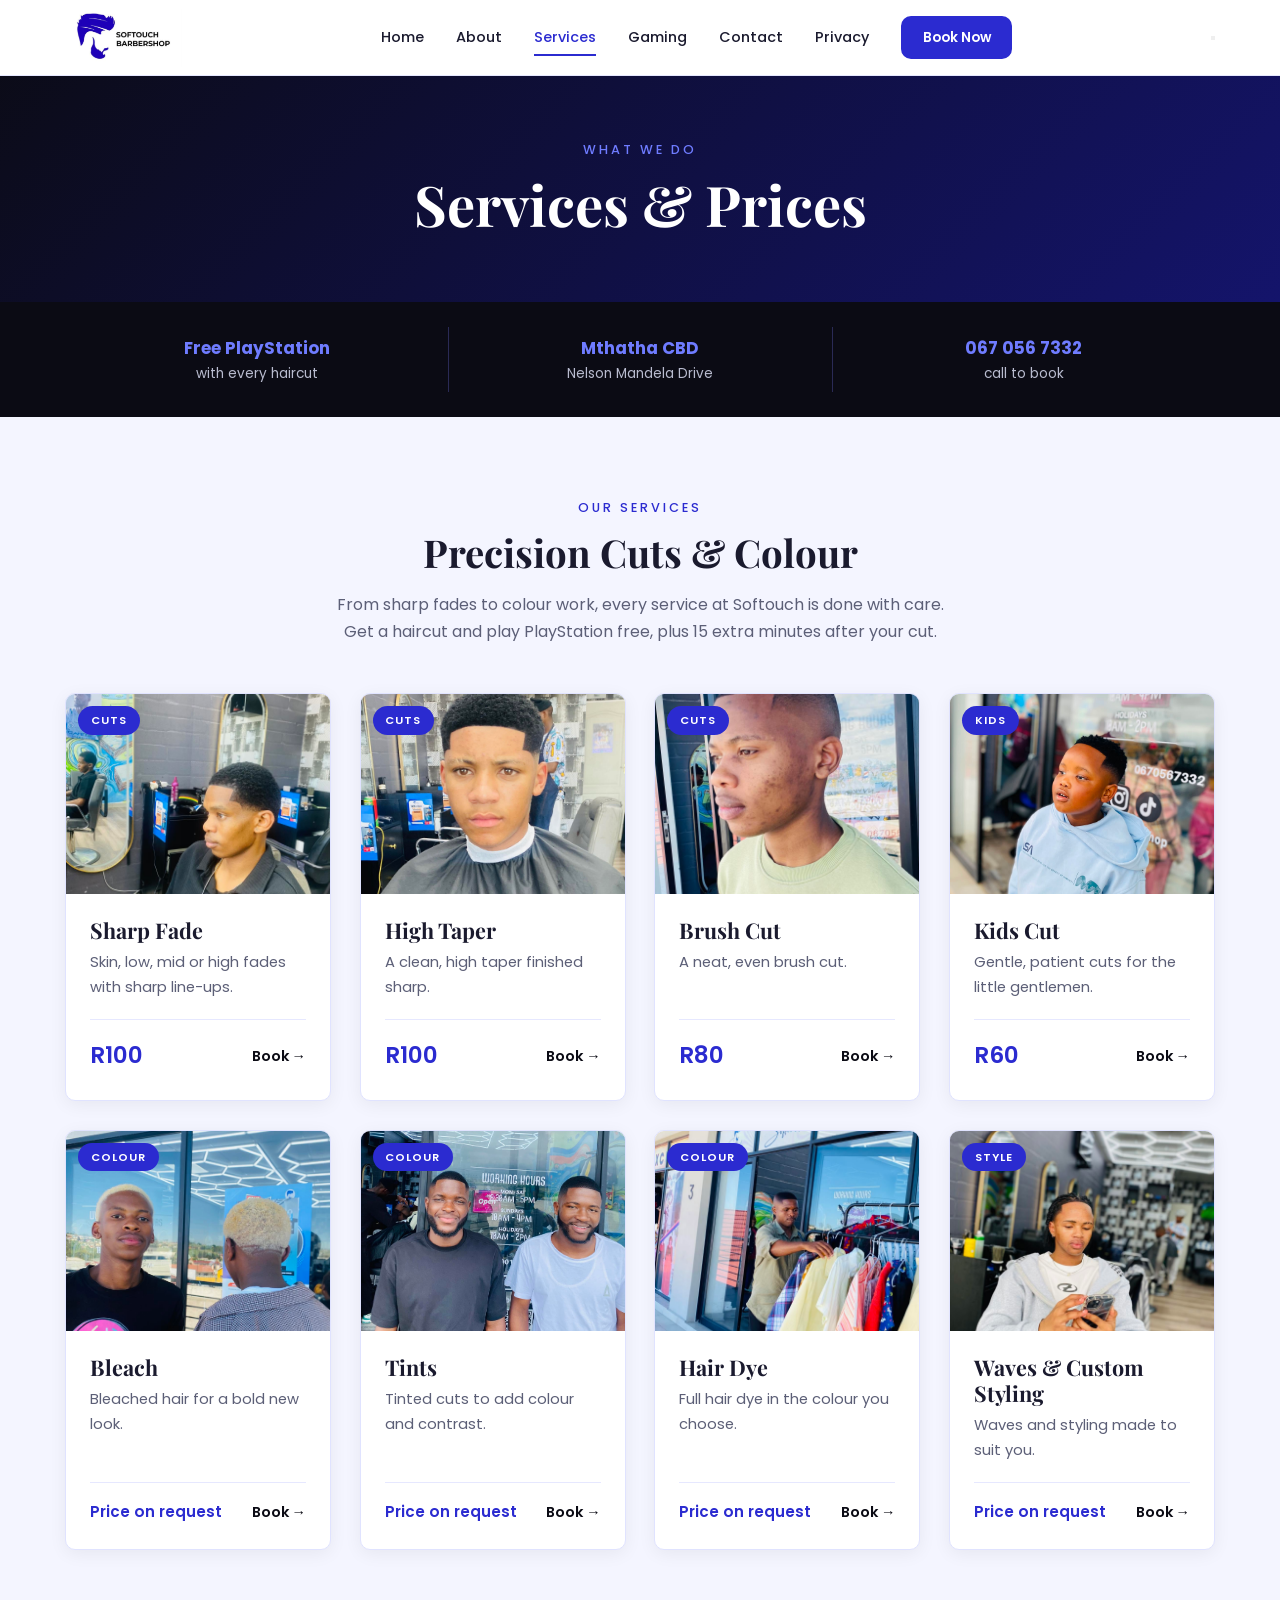
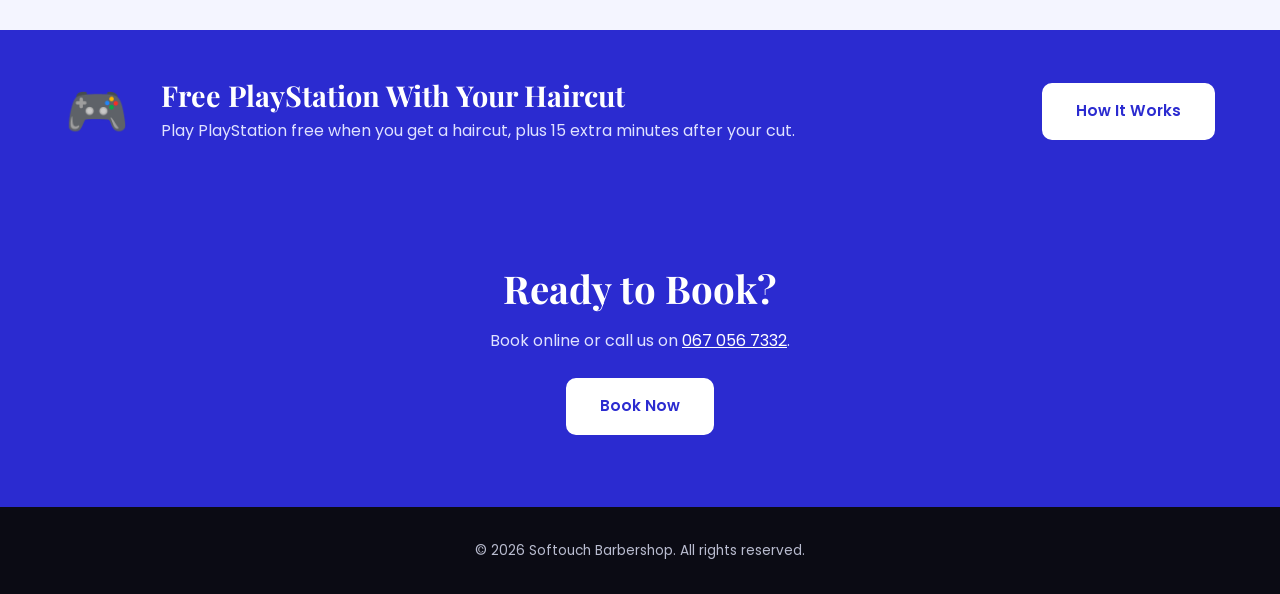
<file: services.html>
<!DOCTYPE html>
<html lang="en">
<head>
  <meta charset="UTF-8">
  <meta name="viewport" content="width=device-width, initial-scale=1.0">
  <title>Services &amp; Prices | Softouch Barbershop Mthatha</title>
  <meta name="description" content="Fades, tapers, brush cuts, tints, bleach, hair dye and kids' cuts at Softouch Barbershop, Mthatha. Free PlayStation with every haircut.">
  <link rel="preconnect" href="https://fonts.googleapis.com">
  <link href="https://fonts.googleapis.com/css2?family=Playfair+Display:wght@600;700&family=Poppins:wght@300;400;500;600&display=swap" rel="stylesheet">
  <link rel="stylesheet" href="style.css">
</head>
<body>

  <header class="header" id="header">
    <div class="container nav-wrap">
      <a href="index.html" class="logo">
        <img src="images/logo.png" alt="Softouch Barbershop logo">
      </a>
      <nav class="nav" id="nav">
        <a href="index.html">Home</a>
        <a href="about.html">About</a>
        <a href="services.html" class="active">Services</a>
        <a href="gaming.html">Gaming</a>
        <a href="contact.html">Contact</a>
        <a href="privacy.html">Privacy</a>
        <a href="booking.html" class="btn btn-small">Book Now</a>
      </nav>
      <button class="menu-toggle" id="menuToggle" aria-label="Open menu">
        <span></span><span></span><span></span>
      </button>
    </div>
  </header>

  <main>

    <section class="page-banner">
      <div class="container">
        <p class="eyebrow">What We Do</p>
        <h1>Services &amp; Prices</h1>
      </div>
    </section>

    <!-- TRUST BAR: three short facts on a black strip -->
    <section class="trust-bar">
      <div class="container trust-grid">
        <div class="trust-item"><strong>Free PlayStation</strong><span>with every haircut</span></div>
        <div class="trust-item"><strong>Mthatha CBD</strong><span>Nelson Mandela Drive</span></div>
        <div class="trust-item"><strong>067 056 7332</strong><span>call to book</span></div>
      </div>
    </section>

    <!-- SERVICE CARDS.
         Each card sits inside a "reveal" wrapper so the scroll animation
         doesn't clash with the card's hover lift.
         Photos are guessed from file names: change any src that doesn't match. -->
    <section class="section services-pro">
      <div class="container">
        <div class="section-head reveal">
          <p class="eyebrow">Our Services</p>
          <h2>Precision Cuts &amp; Colour</h2>
          <p class="services-intro">From sharp fades to colour work, every service at Softouch is done with care. Get a haircut and play PlayStation free, plus 15 extra minutes after your cut.</p>
        </div>

        <div class="service-grid">

          <div class="reveal" style="--delay: 0s">
            <article class="service-card">
              <div class="service-img">
                <img src="images/tapefade.jpg" alt="Sharp fade haircut" loading="lazy">
                <span class="service-tag">Cuts</span>
              </div>
              <div class="service-body">
                <h3>Sharp Fade</h3>
                <p>Skin, low, mid or high fades with sharp line-ups.</p>
                <div class="service-foot">
                  <span class="service-price">R100</span>
                  <a href="booking.html" class="service-link">Book &rarr;</a>
                </div>
              </div>
            </article>
          </div>

          <div class="reveal" style="--delay: 0.1s">
            <article class="service-card">
              <div class="service-img">
                <img src="images/tapercut.jpg" alt="High taper haircut" loading="lazy">
                <span class="service-tag">Cuts</span>
              </div>
              <div class="service-body">
                <h3>High Taper</h3>
                <p>A clean, high taper finished sharp.</p>
                <div class="service-foot">
                  <span class="service-price">R100</span>
                  <a href="booking.html" class="service-link">Book &rarr;</a>
                </div>
              </div>
            </article>
          </div>

          <div class="reveal" style="--delay: 0.2s">
            <article class="service-card">
              <div class="service-img">
                <img src="images/brushcut.jpg" alt="Brush cut" loading="lazy">
                <span class="service-tag">Cuts</span>
              </div>
              <div class="service-body">
                <h3>Brush Cut</h3>
                <p>A neat, even brush cut.</p>
                <div class="service-foot">
                  <span class="service-price">R80</span>
                  <a href="booking.html" class="service-link">Book &rarr;</a>
                </div>
              </div>
            </article>
          </div>

          <div class="reveal" style="--delay: 0s">
            <article class="service-card">
              <div class="service-img">
                <img src="images/childfade.jpg" alt="Kids haircut" loading="lazy">
                <span class="service-tag">Kids</span>
              </div>
              <div class="service-body">
                <h3>Kids Cut</h3>
                <p>Gentle, patient cuts for the little gentlemen.</p>
                <div class="service-foot">
                  <span class="service-price">R60</span>
                  <a href="booking.html" class="service-link">Book &rarr;</a>
                </div>
              </div>
            </article>
          </div>

          <div class="reveal" style="--delay: 0.1s">
            <article class="service-card">
              <div class="service-img">
                <img src="images/blond.jpg" alt="Bleached hair" loading="lazy">
                <span class="service-tag">Colour</span>
              </div>
              <div class="service-body">
                <h3>Bleach</h3>
                <p>Bleached hair for a bold new look.</p>
                <div class="service-foot">
                  <span class="service-price service-ask">Price on request</span>
                  <a href="booking.html" class="service-link">Book &rarr;</a>
                </div>
              </div>
            </article>
          </div>

          <div class="reveal" style="--delay: 0.2s">
            <article class="service-card">
              <div class="service-img">
                <img src="images/tintcut.jpg" alt="Tinted haircut" loading="lazy">
                <span class="service-tag">Colour</span>
              </div>
              <div class="service-body">
                <h3>Tints</h3>
                <p>Tinted cuts to add colour and contrast.</p>
                <div class="service-foot">
                  <span class="service-price service-ask">Price on request</span>
                  <a href="booking.html" class="service-link">Book &rarr;</a>
                </div>
              </div>
            </article>
          </div>

          <div class="reveal" style="--delay: 0s">
            <article class="service-card">
              <div class="service-img">
                <img src="images/clothingfade.jpg" alt="Dyed hair" loading="lazy">
                <span class="service-tag">Colour</span>
              </div>
              <div class="service-body">
                <h3>Hair Dye</h3>
                <p>Full hair dye in the colour you choose.</p>
                <div class="service-foot">
                  <span class="service-price service-ask">Price on request</span>
                  <a href="booking.html" class="service-link">Book &rarr;</a>
                </div>
              </div>
            </article>
          </div>

          <div class="reveal" style="--delay: 0.1s">
            <article class="service-card">
              <div class="service-img">
                <img src="images/clean.jpg" alt="Waves and custom styling" loading="lazy">
                <span class="service-tag">Style</span>
              </div>
              <div class="service-body">
                <h3>Waves &amp; Custom Styling</h3>
                <p>Waves and styling made to suit you.</p>
                <div class="service-foot">
                  <span class="service-price service-ask">Price on request</span>
                  <a href="booking.html" class="service-link">Book &rarr;</a>
                </div>
              </div>
            </article>
          </div>

        </div>
      </div>
    </section>

    <!-- FREE PLAYSTATION BAND -->
    <section class="perk-band">
      <div class="container perk-inner reveal">
        <span class="perk-icon">&#127918;</span>
        <div>
          <h2>Free PlayStation With Your Haircut</h2>
          <p>Play PlayStation free when you get a haircut, plus 15 extra minutes after your cut.</p>
        </div>
        <a href="gaming.html" class="btn">How It Works</a>
      </div>
    </section>

    <!-- CALL TO ACTION -->
    <section class="cta">
      <div class="container reveal">
        <h2>Ready to Book?</h2>
        <p>Book online or call us on <a class="phone-link" href="tel:+27670567332">067 056 7332</a>.</p>
        <a href="booking.html" class="btn">Book Now</a>
      </div>
    </section>

  </main>

  <footer class="footer">
    <div class="container">
      <p>&copy; <span id="year"></span> Softouch Barbershop. All rights reserved.</p>
    </div>
  </footer>

  <script src="script.js"></script>
</body>
</html>
</file>
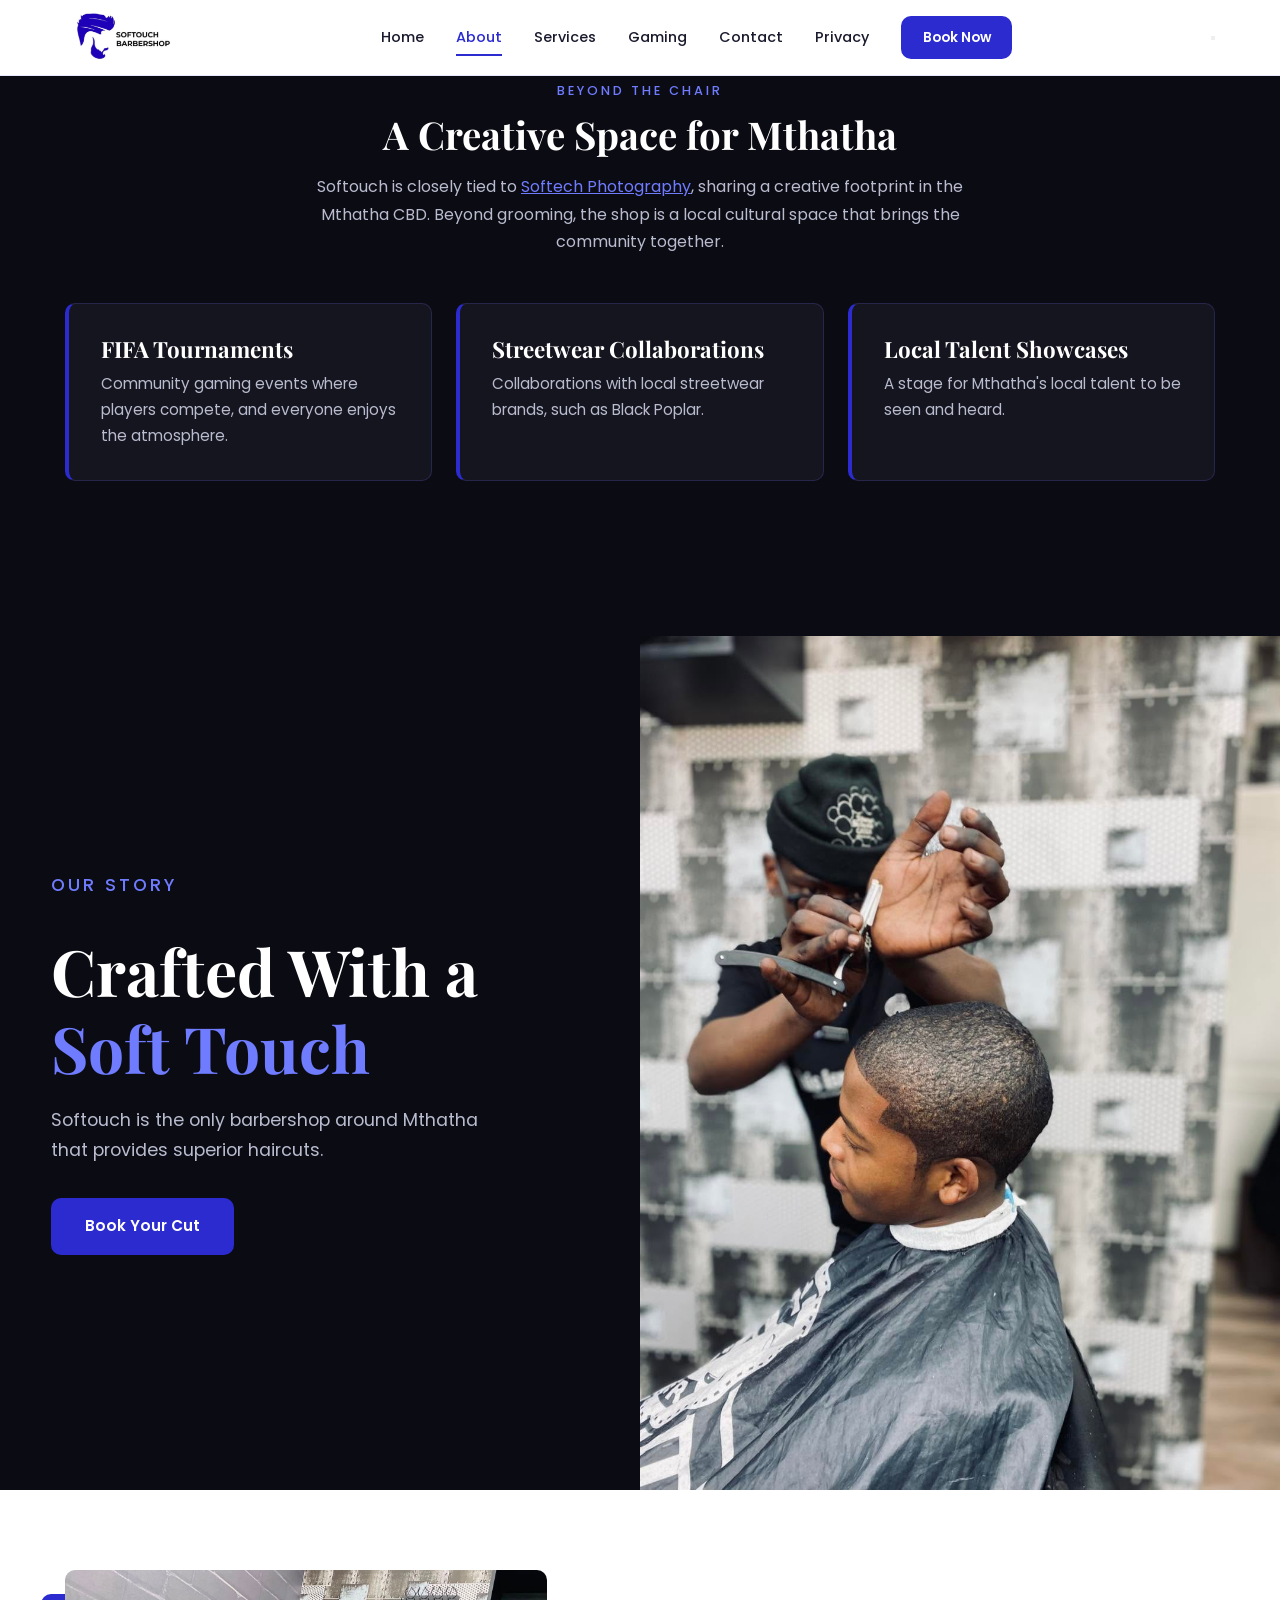
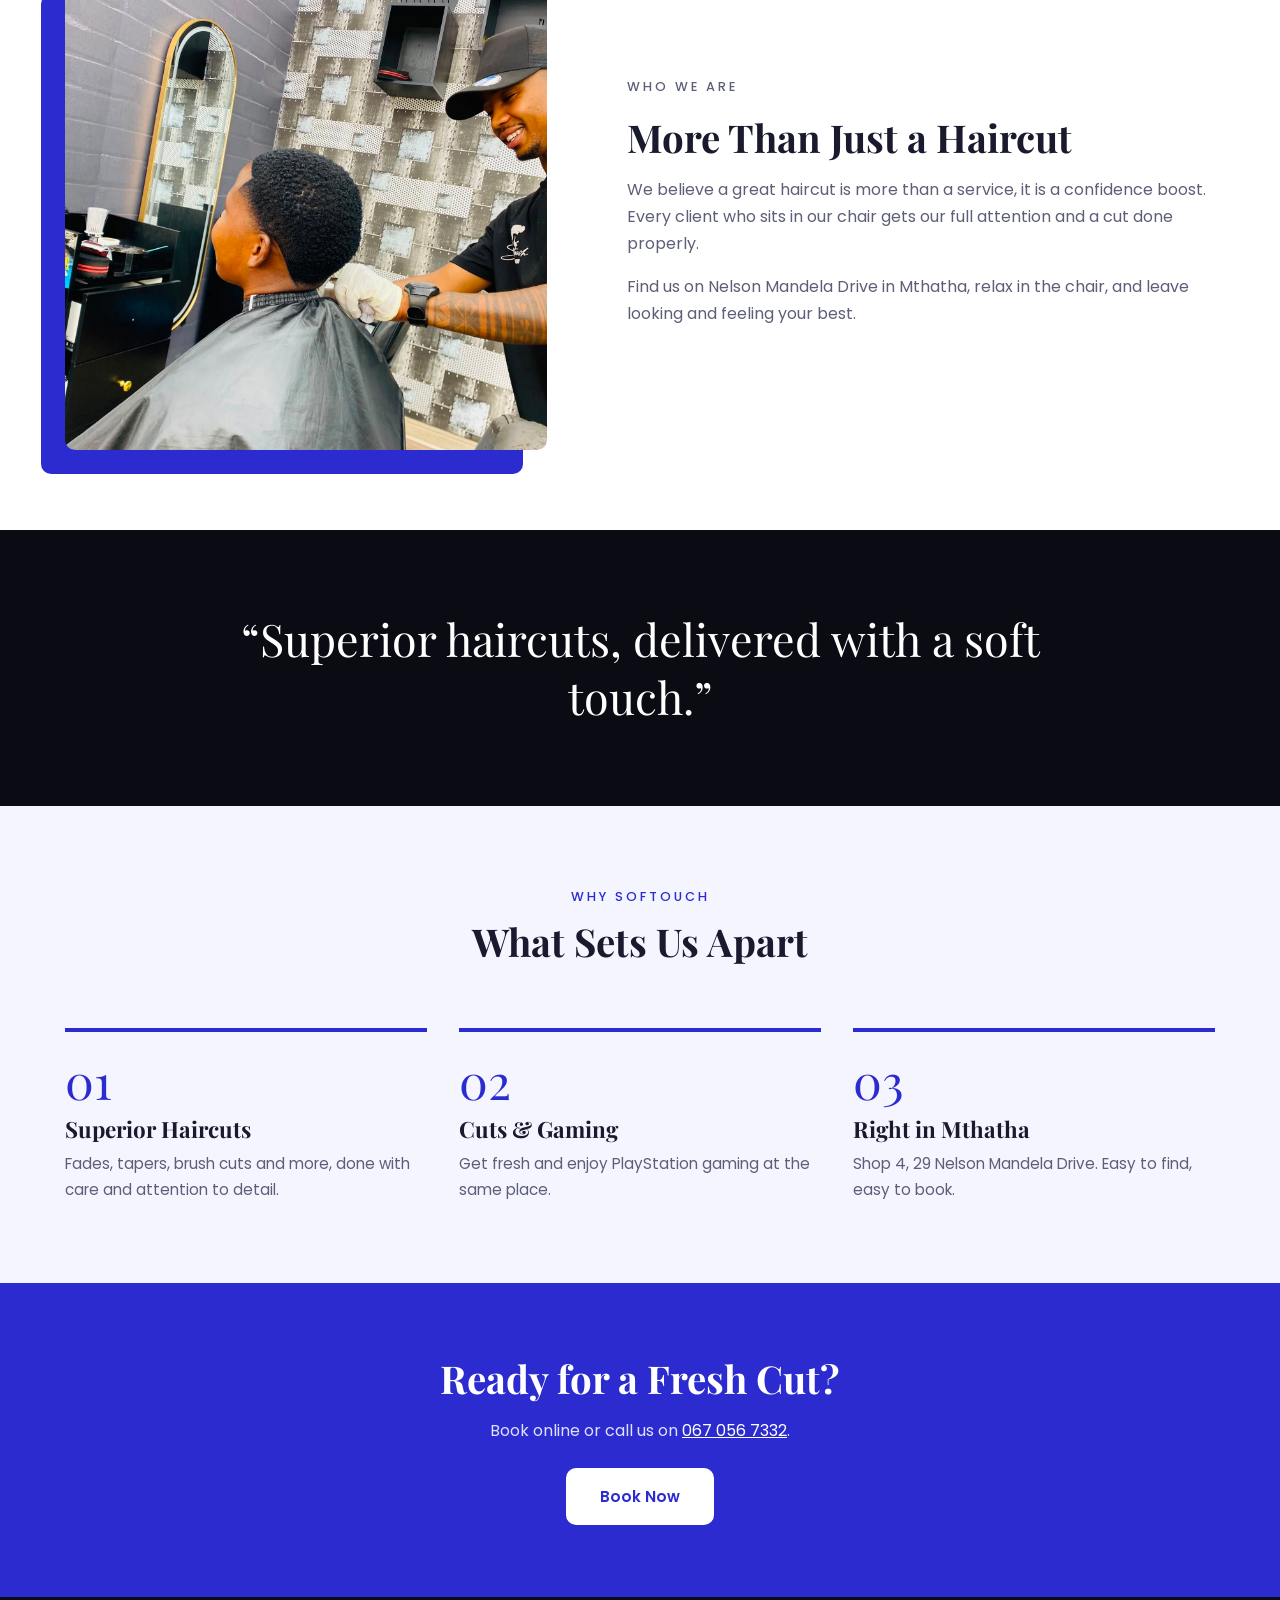
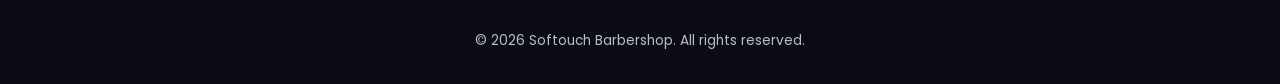
<file: html/about.html>
<!DOCTYPE html>
<html lang="en">
<head>
  <meta charset="UTF-8">
  <meta name="viewport" content="width=device-width, initial-scale=1.0">
  <title>About Us | Softouch Barbershop Mthatha</title>
  <meta name="description" content="About Softouch Barbershop, the only barbershop around Mthatha that provides superior haircuts.">
  <link rel="preconnect" href="https://fonts.googleapis.com">
  <link href="https://fonts.googleapis.com/css2?family=Playfair+Display:wght@600;700&family=Poppins:wght@300;400;500;600&display=swap" rel="stylesheet">
  <link rel="stylesheet" href="../css/style.css">
</head>
<body>

  <header class="header" id="header">
    <div class="container nav-wrap">
      <a href="index.html" class="logo">
        <img src="../images/logo.png" alt="Softouch Barbershop logo">
      </a>
      <nav class="nav" id="nav">
        <a href="../index.html">Home</a>
        <a href="about.html" class="active">About</a>
        <a href="services.html">Services</a>
        <a href="gaming.html">Gaming</a>
        <a href="contact.html">Contact</a>
        <a href="privacy.html">Privacy</a>
        <a href="booking.html" class="btn btn-small">Book Now</a>
      </nav>
      <button class="menu-toggle" id="menuToggle" aria-label="Open menu">
        <span></span><span></span><span></span>
      </button>
    </div>
  </header>

  <main>
    
        <!-- 4b. COMMUNITY & CULTURE (black section) -->
    <section class="section section-dark about-community">
      <div class="container">
        <div class="section-head reveal">
          <p class="eyebrow">Beyond the Chair</p>
          <h2>A Creative Space for Mthatha</h2>
          <!-- target="_blank" opens the other site in a new tab.
               rel="noopener" is a safety setting for links that open new tabs. -->
          <p class="community-intro">
            Softouch is closely tied to
            <a href="https://www.softechphotography.com/" target="_blank" rel="noopener">Softech Photography</a>,
            sharing a creative footprint in the Mthatha CBD. Beyond grooming, the shop is a local cultural space
            that brings the community together.
          </p>
        </div>
        <div class="community-grid">
          <div class="community-card reveal" style="--delay: 0s">
            <h3>FIFA Tournaments</h3>
            <p>Community gaming events where players compete, and everyone enjoys the atmosphere.</p>
          </div>
          <div class="community-card reveal" style="--delay: 0.15s">
            <h3>Streetwear Collaborations</h3>
            <p>Collaborations with local streetwear brands, such as Black Poplar.</p>
          </div>
          <div class="community-card reveal" style="--delay: 0.3s">
            <h3>Local Talent Showcases</h3>
            <p>A stage for Mthatha's local talent to be seen and heard.</p>
          </div>
        </div>
      </div>
    </section>

    <!-- 1. SPLIT OPENING: black text panel on the left, photo on the right -->
    <section class="about-hero">
      <div class="about-hero-text">
        <p class="eyebrow">Our Story</p>
        <h1>Crafted With a <span class="accent">Soft Touch</span></h1>
        <p>Softouch is the only barbershop around Mthatha that provides superior haircuts.</p>
        <a href="booking.html" class="btn">Book Your Cut</a>
      </div>
      <div class="about-hero-photo">
        <img src="../images/employe.jpg" alt="Softouch barber at work">
      </div>
    </section>

    <!-- 2. STORY: photo with an offset blue frame, text beside it -->
    <section class="section about-story">
      <div class="container about-story-grid">
        <div class="about-frame">
          <img src="../images/clientimage.jpg" alt="Happy Softouch client">
        </div>
        <div>
          <p class="eyebrow">Who We Are</p>
          <h2>More Than Just a Haircut</h2>
          <p>We believe a great haircut is more than a service, it is a confidence boost. Every client who sits in our chair gets our full attention and a cut done properly.</p>
          <p>Find us on Nelson Mandela Drive in Mthatha, relax in the chair, and leave looking and feeling your best.</p>
        </div>
      </div>
    </section>

    <!-- 3. QUOTE BAND: full-width black strip with one big line -->
    <section class="about-quote">
      <div class="container">
        <p>&ldquo;Superior haircuts, delivered with a soft touch.&rdquo;</p>
      </div>
    </section>

    <!-- 4. THREE NUMBERED FEATURES -->
    <section class="section about-features">
      <div class="container">
        <div class="section-head">
          <p class="eyebrow">Why Softouch</p>
          <h2>What Sets Us Apart</h2>
        </div>
        <div class="feature-grid">
          <div class="feature">
            <span class="feature-num">01</span>
            <h3>Superior Haircuts</h3>
            <p>Fades, tapers, brush cuts and more, done with care and attention to detail.</p>
          </div>
          <div class="feature">
            <span class="feature-num">02</span>
            <h3>Cuts &amp; Gaming</h3>
            <p>Get fresh and enjoy PlayStation gaming at the same place.</p>
          </div>
          <div class="feature">
            <span class="feature-num">03</span>
            <h3>Right in Mthatha</h3>
            <p>Shop 4, 29 Nelson Mandela Drive. Easy to find, easy to book.</p>
          </div>
        </div>
      </div>
    </section>

    <!-- 5. CALL TO ACTION (reuses the blue band from the home page) -->
    <section class="cta">
      <div class="container">
        <h2>Ready for a Fresh Cut?</h2>
        <p>Book online or call us on <a class="phone-link" href="tel:+27670567332">067 056 7332</a>.</p>
        <a href="booking.html" class="btn">Book Now</a>
      </div>
    </section>

  </main>

  <footer class="footer">
    <div class="container">
      <p>&copy; <span id="year"></span> Softouch Barbershop. All rights reserved.</p>
    </div>
  </footer>

  <script src="../javascript/script.js"></script>
</body>
</html>
</file>
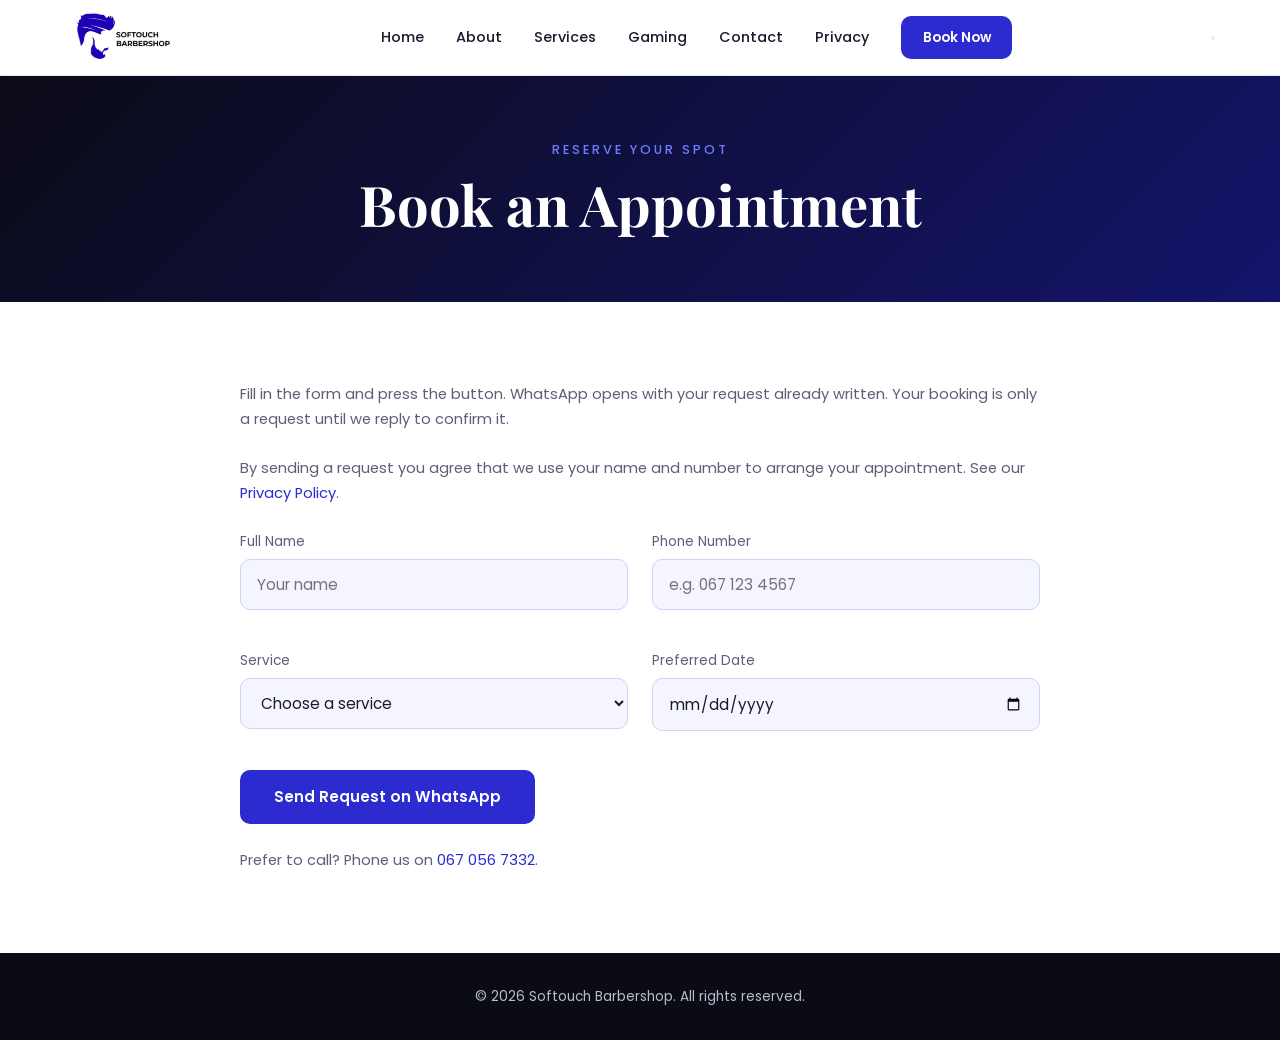
<file: html/booking.html>
<!DOCTYPE html>
<html lang="en">
<head>
  <meta charset="UTF-8">
  <meta name="viewport" content="width=device-width, initial-scale=1.0">
  <title>Book an Appointment | Softouch Barbershop Mthatha</title>
  <meta name="description" content="Request a booking at Softouch Barbershop, Nelson Mandela Drive, Mthatha, through WhatsApp.">
  <link rel="preconnect" href="https://fonts.googleapis.com">
  <link href="https://fonts.googleapis.com/css2?family=Playfair+Display:wght@600;700&family=Poppins:wght@300;400;500;600&display=swap" rel="stylesheet">
  <link rel="stylesheet" href="../css/style.css">
</head>
<body>

  <header class="header" id="header">
    <div class="container nav-wrap">
      <a href="index.html" class="logo">
        <img src="../images/logo.png" alt="Softouch Barbershop logo">
      </a>
      <nav class="nav" id="nav">
        <a href="../index.html">Home</a>
        <a href="about.html">About</a>
        <a href="services.html">Services</a>
        <a href="gaming.html">Gaming</a>
        <a href="contact.html">Contact</a>
        <a href="privacy.html">Privacy</a>
        <a href="booking.html" class="btn btn-small">Book Now</a>
      </nav>
      <button class="menu-toggle" id="menuToggle" aria-label="Open menu">
        <span></span><span></span><span></span>
      </button>
    </div>
  </header>

  <main>
    <section class="page-banner">
      <div class="container">
        <p class="eyebrow">Reserve Your Spot</p>
        <h1>Book an Appointment</h1>
      </div>
    </section>

    <section class="section">
      <div class="container booking-wrap">

        <!-- Honest explanation shown ABOVE the form -->
        <p class="form-note">Fill in the form and press the button. WhatsApp opens with your request already written. Your booking is only a request until we reply to confirm it.</p>
                <p class="form-note">By sending a request you agree that we use your name and number to arrange your appointment. See our <a class="phone-link" href="privacy.html">Privacy Policy</a>.</p>

        <!-- novalidate: our own JavaScript does the checking.
             maxlength limits how much can be typed.
             autocomplete lets phones fill in the name and number. -->
        <form class="form" id="bookingForm" novalidate>
          <div class="form-row">
            <div class="field">
              <label for="name">Full Name</label>
              <input type="text" id="name" maxlength="60" autocomplete="name" placeholder="Your name">
              <small class="error" id="nameError"></small>
            </div>
            <div class="field">
              <label for="phone">Phone Number</label>
              <input type="tel" id="phone" maxlength="15" autocomplete="tel" placeholder="e.g. 067 123 4567">
              <small class="error" id="phoneError"></small>
            </div>
          </div>
          <div class="form-row">
            <div class="field">
              <label for="service">Service</label>
              <select id="service">
                <option value="">Choose a service</option>
                <option>Sharp Fade</option>
                <option>High Taper</option>
                <option>Brush Cut</option>
                <option>Kids Cut</option>
                <option>Bleach</option>
                <option>Tints</option>
                <option>Hair Dye</option>
                <option>Waves &amp; Custom Styling</option>
              </select>
              <small class="error" id="serviceError"></small>
            </div>
            <div class="field">
              <label for="date">Preferred Date</label>
              <input type="date" id="date">
              <small class="error" id="dateError"></small>
            </div>
          </div>
          <button type="submit" class="btn">Send Request on WhatsApp</button>
          <p class="form-success" id="formSuccess" role="status"></p>
        </form>

        <p class="form-note">Prefer to call? Phone us on <a class="phone-link" href="tel:+27670567332">067 056 7332</a>.</p>
      </div>
    </section>
  </main>

  <footer class="footer">
    <div class="container">
      <p>&copy; <span id="year"></span> Softouch Barbershop. All rights reserved.</p>
    </div>
  </footer>

  <script src="../javascript/script.js"></script>
</body>
</html>
</file>
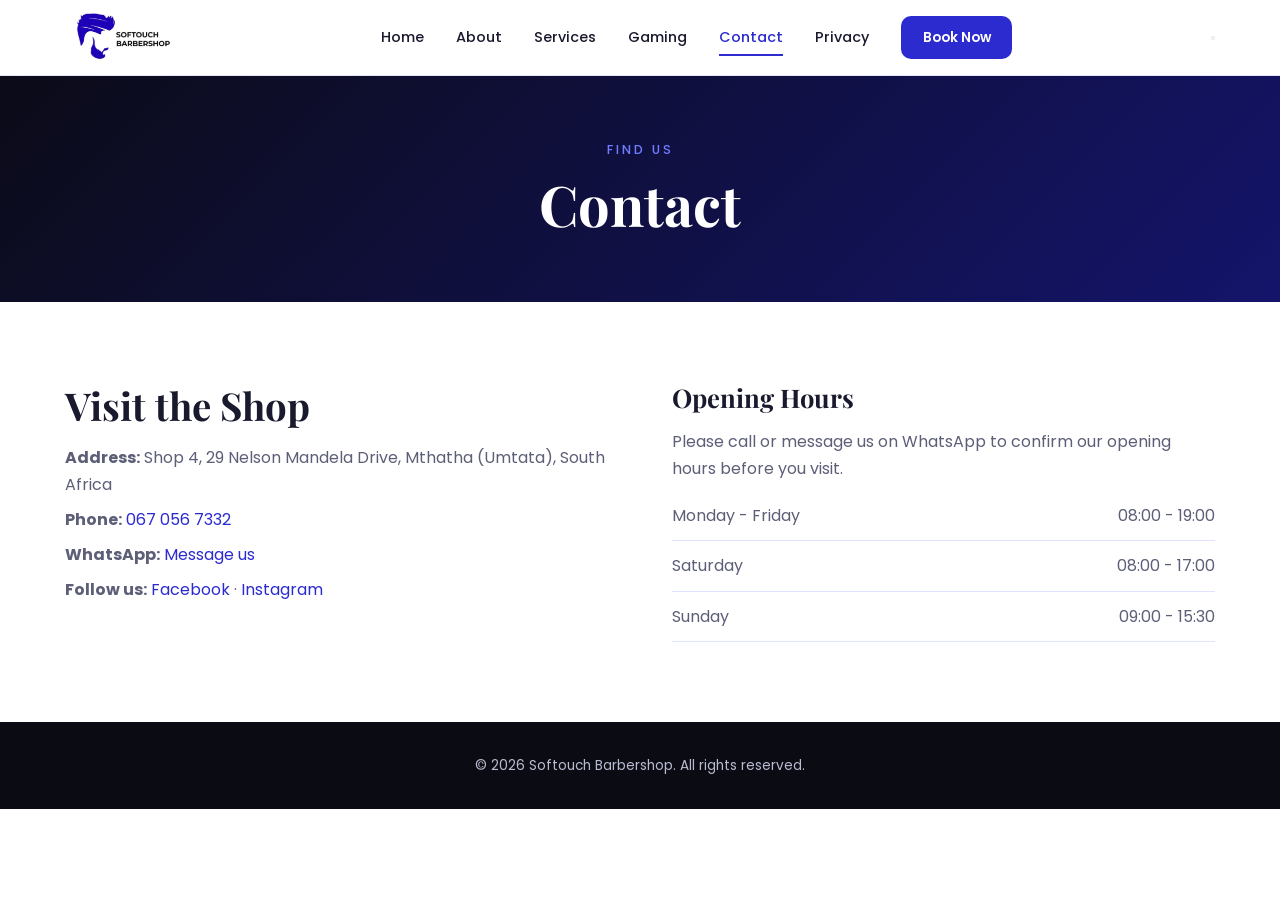
<file: html/contact.html>
<!DOCTYPE html>
<html lang="en">
<head>
  <meta charset="UTF-8">
  <meta name="viewport" content="width=device-width, initial-scale=1.0">
  <title>Contact &amp; Location | Softouch Barbershop Mthatha</title>
  <meta name="description" content="Find Softouch Barbershop at Shop 4, 29 Nelson Mandela Drive, Mthatha. Call or WhatsApp 067 056 7332.">
  <link rel="preconnect" href="https://fonts.googleapis.com">
  <link href="https://fonts.googleapis.com/css2?family=Playfair+Display:wght@600;700&family=Poppins:wght@300;400;500;600&display=swap" rel="stylesheet">
  <link rel="stylesheet" href="../css/style.css">
</head>
<body>

  <header class="header" id="header">
    <div class="container nav-wrap">
      <a href="index.html" class="logo">
        <img src="../images/logo.png" alt="Softouch Barbershop logo">
      </a>
      <nav class="nav" id="nav">
        <a href="../index.html">Home</a>
        <a href="about.html">About</a>
        <a href="services.html">Services</a>
        <a href="gaming.html">Gaming</a>
        <a href="contact.html" class="active">Contact</a>
        <a href="privacy.html">Privacy</a>
        <a href="booking.html" class="btn btn-small">Book Now</a>
      </nav>
      <button class="menu-toggle" id="menuToggle" aria-label="Open menu">
        <span></span><span></span><span></span>
      </button>
    </div>
  </header>

  <main>
    <section class="page-banner">
      <div class="container">
        <p class="eyebrow">Find Us</p>
        <h1>Contact</h1>
      </div>
    </section>

    <section class="section">
      <div class="container contact-grid">
        <div>
          <h2>Visit the Shop</h2>
          <p><strong>Address:</strong> Shop 4, 29 Nelson Mandela Drive, Mthatha (Umtata), South Africa</p>
          <p><strong>Phone:</strong> <a class="phone-link" href="tel:+27670567332">067 056 7332</a></p>
          <!-- target="_blank" opens a new tab; rel="noopener" stops that tab controlling this one -->
          <p><strong>WhatsApp:</strong> <a class="phone-link" href="https://wa.me/27670567332" target="_blank" rel="noopener">Message us</a></p>
          <p><strong>Follow us:</strong>
            <a class="phone-link" href="https://www.facebook.com/p/Softouch-Barbershop-61555367192725/" target="_blank" rel="noopener">Facebook</a> &middot;
            <a class="phone-link" href="https://www.instagram.com/softouchbarbershop/" target="_blank" rel="noopener">Instagram</a>
          </p>
        </div>
        <div>
          <h3>Opening Hours</h3>
          <p>Please call or message us on WhatsApp to confirm our opening hours before you visit.</p>

          <!-- WHEN YOU HAVE THE REAL HOURS: delete the paragraph above, then remove
               the comment markers around this list and fix the times. -->
          <ul class="hours">
            <li><span>Monday - Friday</span><span>08:00 - 19:00</span></li>
            <li><span>Saturday</span><span>08:00 - 17:00</span></li>
            <li><span>Sunday</span><span>09:00 - 15:30</span></li>
          </ul>
        
        </div>
      </div>
    </section>
  </main>

  <footer class="footer">
    <div class="container">
      <p>&copy; <span id="year"></span> Softouch Barbershop. All rights reserved.</p>
    </div>
  </footer>

  <script src="../javascript/script.js"></script>
</body>
</html>
</file>
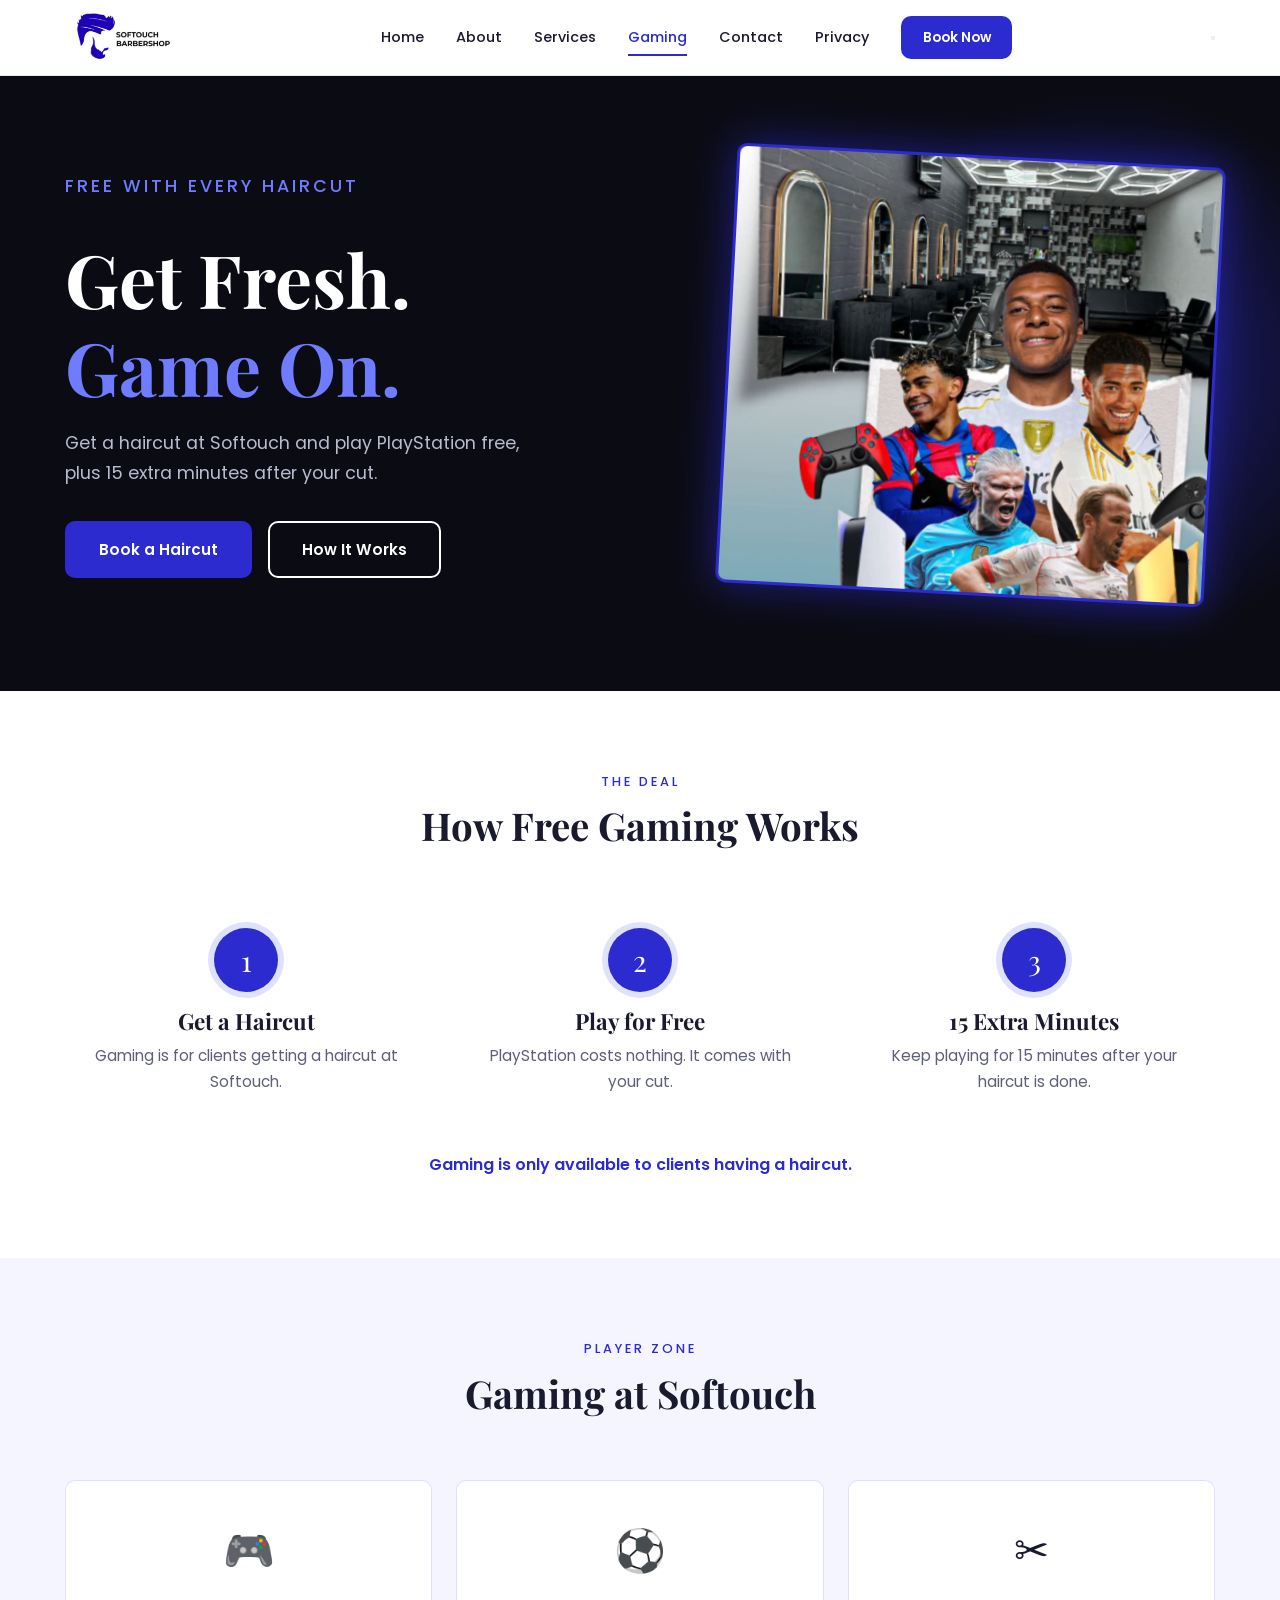
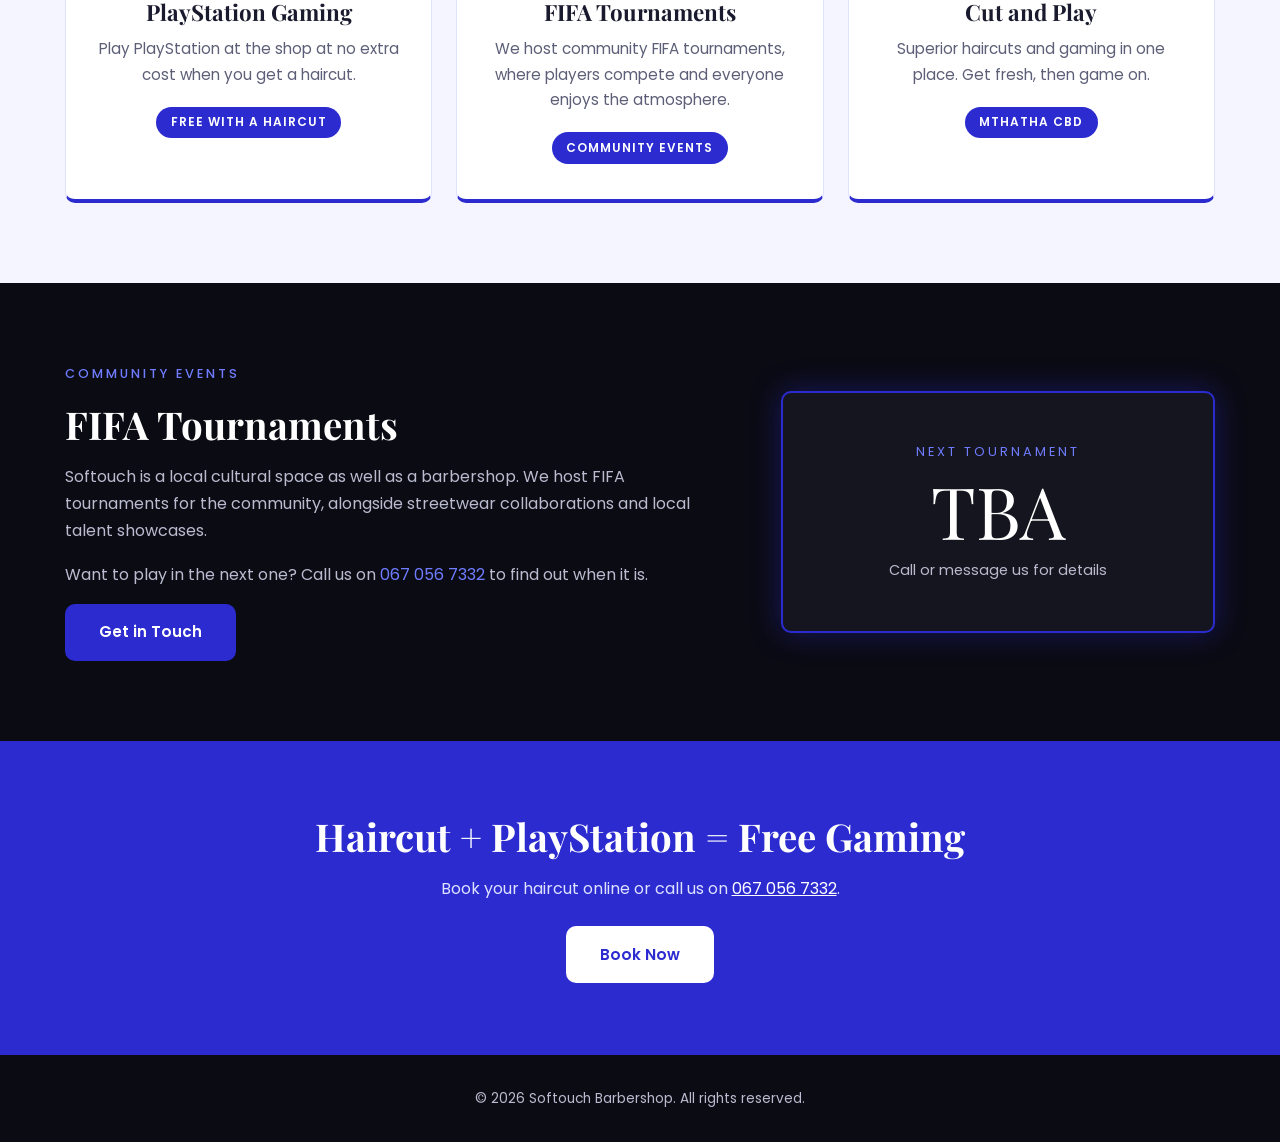
<file: html/gaming.html>
<!DOCTYPE html>
<html lang="en">
<head>
  <meta charset="UTF-8">
  <meta name="viewport" content="width=device-width, initial-scale=1.0">
  <title>Free PlayStation With Your Haircut | Softouch Barbershop Mthatha</title>
  <meta name="description" content="Get a haircut at Softouch Barbershop, Mthatha, and play PlayStation free, with 15 extra minutes after your cut. Call 067 056 7332.">
  <link rel="preconnect" href="https://fonts.googleapis.com">
  <link href="https://fonts.googleapis.com/css2?family=Playfair+Display:wght@600;700&family=Poppins:wght@300;400;500;600&display=swap" rel="stylesheet">
  <link rel="stylesheet" href="../css/style.css">
</head>
<body>

  <header class="header" id="header">
    <div class="container nav-wrap">
      <a href="index.html" class="logo">
        <img src="../images/logo.png" alt="Softouch Barbershop logo">
      </a>
      <nav class="nav" id="nav">
        <a href="../index.html">Home</a>
        <a href="about.html">About</a>
        <a href="services.html">Services</a>
        <a href="gaming.html" class="active">Gaming</a>
        <a href="contact.html">Contact</a>
        <a href="privacy.html">Privacy</a>
        <a href="booking.html" class="btn btn-small">Book Now</a>
      </nav>
      <button class="menu-toggle" id="menuToggle" aria-label="Open menu">
        <span></span><span></span><span></span>
      </button>
    </div>
  </header>

  <main>

    <!-- 1. HERO -->
    <section class="game-hero">
      <div class="container game-hero-grid">
        <div class="game-hero-text">
          <p class="eyebrow">Free With Every Haircut</p>
          <h1>Get Fresh. <br><span class="accent">Game On.</span></h1>
          <p>Get a haircut at Softouch and play PlayStation free, plus 15 extra minutes after your cut.</p>
          <div class="hero-buttons">
            <a href="booking.html" class="btn">Book a Haircut</a>
            <a href="#game-how" class="btn btn-outline">How It Works</a>
          </div>
        </div>
        <div class="game-hero-photo">
          <img src="../images/gaming.png" alt="PlayStation gaming at Softouch Barbershop">
        </div>
      </div>
    </section>

    <!-- 2. HOW IT WORKS -->
    <section class="section game-how" id="game-how">
      <div class="container">
        <div class="section-head reveal">
          <p class="eyebrow">The Deal</p>
          <h2>How Free Gaming Works</h2>
        </div>
        <div class="step-grid">
          <div class="step reveal" style="--delay: 0s">
            <span class="step-num">1</span>
            <h3>Get a Haircut</h3>
            <p>Gaming is for clients getting a haircut at Softouch.</p>
          </div>
          <div class="step reveal" style="--delay: 0.15s">
            <span class="step-num">2</span>
            <h3>Play for Free</h3>
            <p>PlayStation costs nothing. It comes with your cut.</p>
          </div>
          <div class="step reveal" style="--delay: 0.3s">
            <span class="step-num">3</span>
            <h3>15 Extra Minutes</h3>
            <p>Keep playing for 15 minutes after your haircut is done.</p>
          </div>
        </div>
        <p class="game-note reveal">Gaming is only available to clients having a haircut.</p>
      </div>
    </section>

    <!-- 3. FEATURE CARDS -->
    <section class="section game-features">
      <div class="container">
        <div class="section-head reveal">
          <p class="eyebrow">Player Zone</p>
          <h2>Gaming at Softouch</h2>
        </div>
        <div class="game-cards">
          <div class="game-card reveal" style="--delay: 0s">
            <span class="game-icon">&#127918;</span>
            <h3>PlayStation Gaming</h3>
            <p>Play PlayStation at the shop at no extra cost when you get a haircut.</p>
            <span class="game-tag">Free with a haircut</span>
          </div>
          <div class="game-card reveal" style="--delay: 0.15s">
            <span class="game-icon">&#9917;</span>
            <h3>FIFA Tournaments</h3>
            <p>We host community FIFA tournaments, where players compete and everyone enjoys the atmosphere.</p>
            <span class="game-tag">Community events</span>
          </div>
          <div class="game-card reveal" style="--delay: 0.3s">
            <span class="game-icon">&#9986;</span>
            <h3>Cut and Play</h3>
            <p>Superior haircuts and gaming in one place. Get fresh, then game on.</p>
            <span class="game-tag">Mthatha CBD</span>
          </div>
        </div>
      </div>
    </section>

    <!-- 4. TOURNAMENTS -->
    <section class="section section-dark game-events" id="game-events">
      <div class="container game-events-grid">
        <div class="reveal reveal-left">
          <p class="eyebrow">Community Events</p>
          <h2>FIFA Tournaments</h2>
          <p>Softouch is a local cultural space as well as a barbershop. We host FIFA tournaments for the community, alongside streetwear collaborations and local talent showcases.</p>
          <p>Want to play in the next one? Call us on <a class="phone-link" href="tel:+27670567332">067 056 7332</a> to find out when it is.</p>
          <a href="booking.html" class="btn">Get in Touch</a>
        </div>
        <div class="game-scoreboard reveal reveal-right">
          <span class="score-label">Next Tournament</span>
          <!-- Replace "TBA" with the real date when you have it -->
          <span class="score-value">TBA</span>
          <span class="score-note">Call or message us for details</span>
        </div>
      </div>
    </section>

    <!-- 5. CALL TO ACTION -->
    <section class="cta">
      <div class="container reveal">
        <h2>Haircut + PlayStation = Free Gaming</h2>
        <p>Book your haircut online or call us on <a class="phone-link" href="tel:+27670567332">067 056 7332</a>.</p>
        <a href="booking.html" class="btn">Book Now</a>
      </div>
    </section>

  </main>

  <footer class="footer">
    <div class="container">
      <p>&copy; <span id="year"></span> Softouch Barbershop. All rights reserved.</p>
    </div>
  </footer>

  <script src="../javascript/script.js"></script>
</body>
</html>
</file>
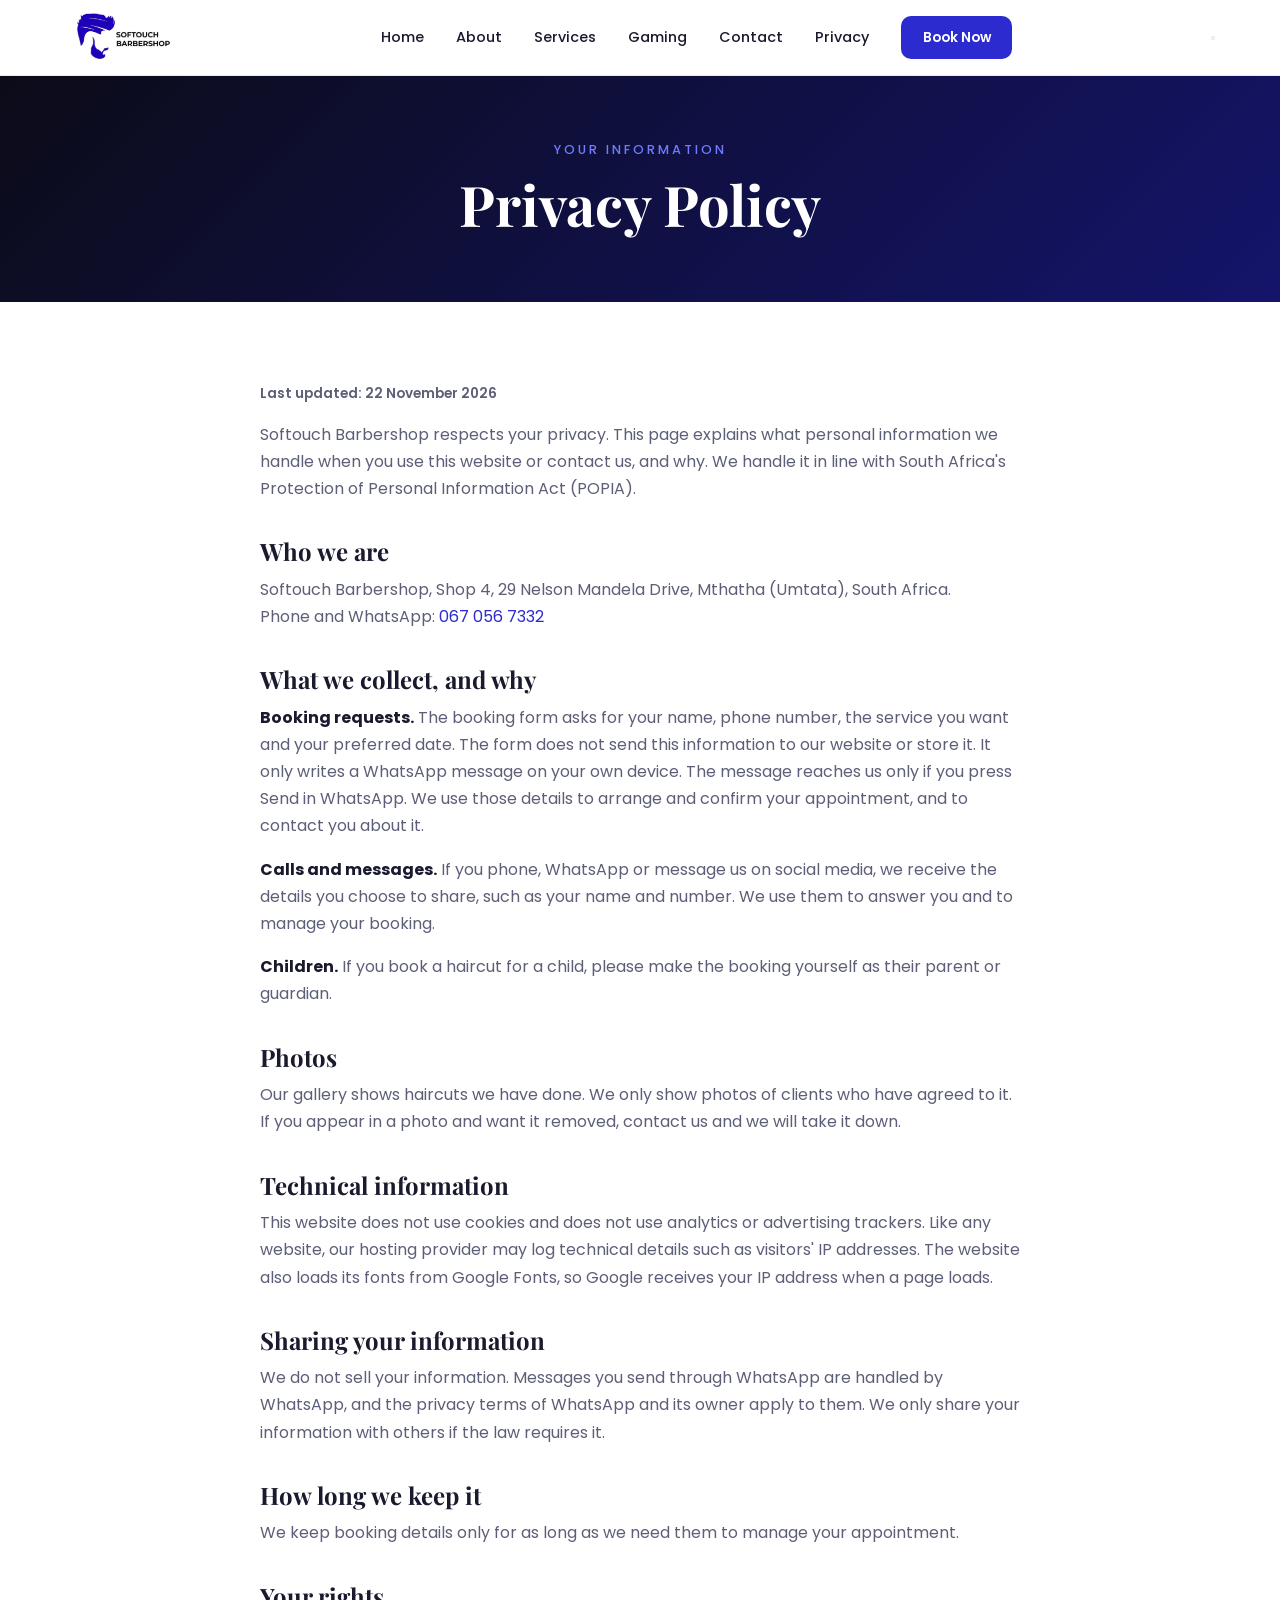
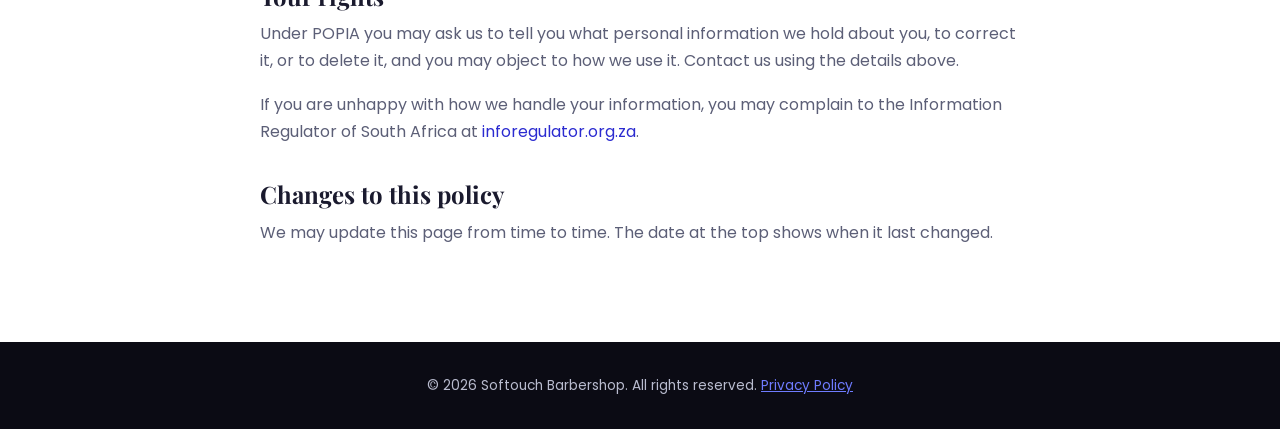
<file: html/privacy.html>
<!DOCTYPE html>
<html lang="en">
<head>
  <meta charset="UTF-8">
  <meta name="viewport" content="width=device-width, initial-scale=1.0">
  <title>Privacy Policy | Softouch Barbershop Mthatha</title>
  <meta name="description" content="How Softouch Barbershop in Mthatha handles your personal information.">
  <link rel="preconnect" href="https://fonts.googleapis.com">
  <link href="https://fonts.googleapis.com/css2?family=Playfair+Display:wght@600;700&family=Poppins:wght@300;400;500;600&display=swap" rel="stylesheet">
  <link rel="stylesheet" href="../css/style.css">
</head>
<body>

  <header class="header" id="header">
    <div class="container nav-wrap">
      <a href="index.html" class="logo">
        <img src="../images/logo.png" alt="Softouch Barbershop logo">
      </a>
      <nav class="nav" id="nav">
        <a href="../index.html">Home</a>
        <a href="about.html">About</a>
        <a href="services.html">Services</a>
        <a href="gaming.html">Gaming</a>
        <a href="contact.html">Contact</a>
        <a href="privacy.html">Privacy</a>
        <a href="booking.html" class="btn btn-small">Book Now</a>
      </nav>
      <button class="menu-toggle" id="menuToggle" aria-label="Open menu">
        <span></span><span></span><span></span>
      </button>
    </div>
  </header>

  <main>
    <section class="page-banner">
      <div class="container">
        <p class="eyebrow">Your Information</p>
        <h1>Privacy Policy</h1>
      </div>
    </section>

    <section class="section">
      <div class="container legal">
        <p class="legal-date">Last updated: 22 November 2026</p>

        <p>Softouch Barbershop respects your privacy. This page explains what personal information we handle when you use this website or contact us, and why. We handle it in line with South Africa's Protection of Personal Information Act (POPIA).</p>

        <h2>Who we are</h2>
        <p>Softouch Barbershop, Shop 4, 29 Nelson Mandela Drive, Mthatha (Umtata), South Africa.<br>
        Phone and WhatsApp: <a class="phone-link" href="tel:+27670567332">067 056 7332</a></p>

        <h2>What we collect, and why</h2>
        <p><strong>Booking requests.</strong> The booking form asks for your name, phone number, the service you want and your preferred date. The form does not send this information to our website or store it. It only writes a WhatsApp message on your own device. The message reaches us only if you press Send in WhatsApp. We use those details to arrange and confirm your appointment, and to contact you about it.</p>
        <p><strong>Calls and messages.</strong> If you phone, WhatsApp or message us on social media, we receive the details you choose to share, such as your name and number. We use them to answer you and to manage your booking.</p>
        <p><strong>Children.</strong> If you book a haircut for a child, please make the booking yourself as their parent or guardian.</p>

        <h2>Photos</h2>
        <p>Our gallery shows haircuts we have done. We only show photos of clients who have agreed to it. If you appear in a photo and want it removed, contact us and we will take it down.</p>

        <h2>Technical information</h2>
        <p>This website does not use cookies and does not use analytics or advertising trackers. Like any website, our hosting provider may log technical details such as visitors' IP addresses. The website also loads its fonts from Google Fonts, so Google receives your IP address when a page loads.</p>

        <h2>Sharing your information</h2>
        <p>We do not sell your information. Messages you send through WhatsApp are handled by WhatsApp, and the privacy terms of WhatsApp and its owner apply to them. We only share your information with others if the law requires it.</p>

        <h2>How long we keep it</h2>
        <p>We keep booking details only for as long as we need them to manage your appointment.</p>

        <h2>Your rights</h2>
        <p>Under POPIA you may ask us to tell you what personal information we hold about you, to correct it, or to delete it, and you may object to how we use it. Contact us using the details above.</p>
        <p>If you are unhappy with how we handle your information, you may complain to the Information Regulator of South Africa at <a class="phone-link" href="https://inforegulator.org.za" target="_blank" rel="noopener">inforegulator.org.za</a>.</p>

        <h2>Changes to this policy</h2>
        <p>We may update this page from time to time. The date at the top shows when it last changed.</p>
      </div>
    </section>
  </main>

  <footer class="footer">
    <div class="container">
      <p>&copy; <span id="year"></span> Softouch Barbershop. All rights reserved. <a href="privacy.html">Privacy Policy</a></p>
    </div>
  </footer>

  <script src="../javascript/script.js"></script>
</body>
</html>
</file>
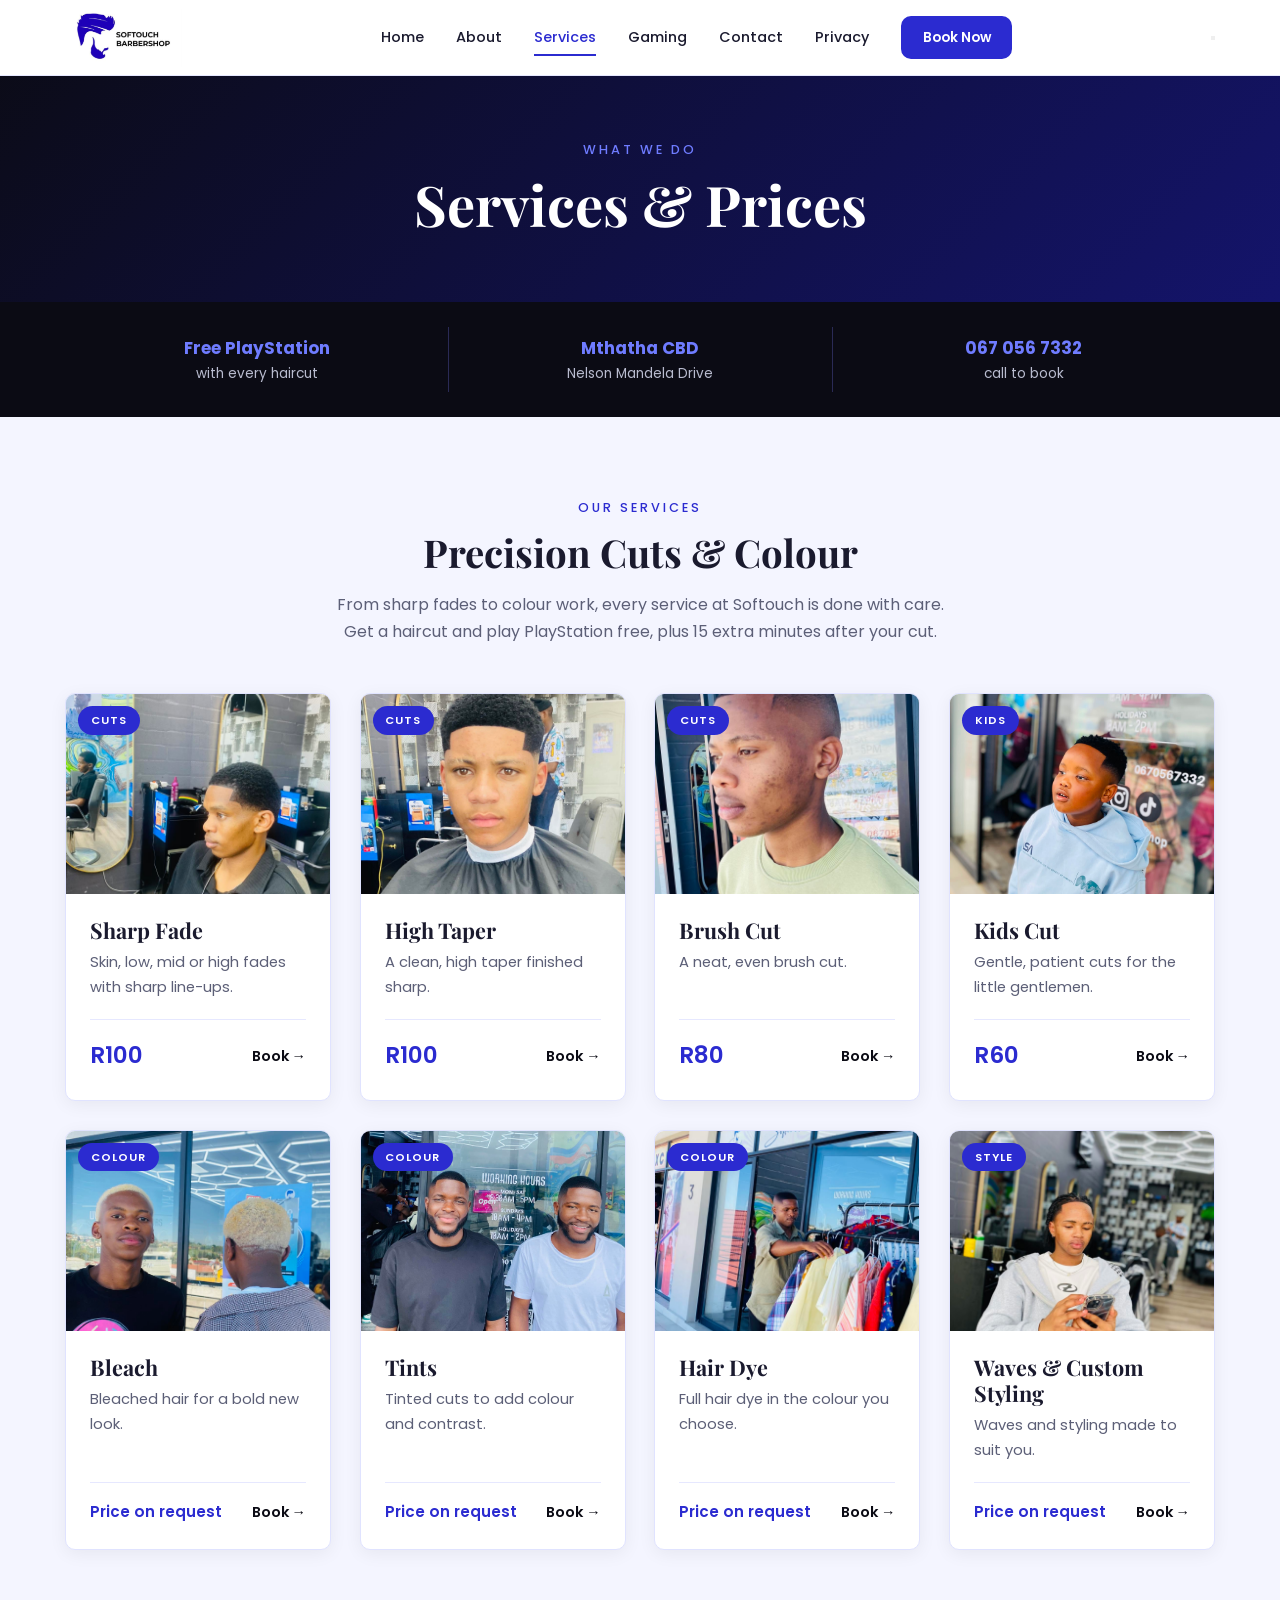
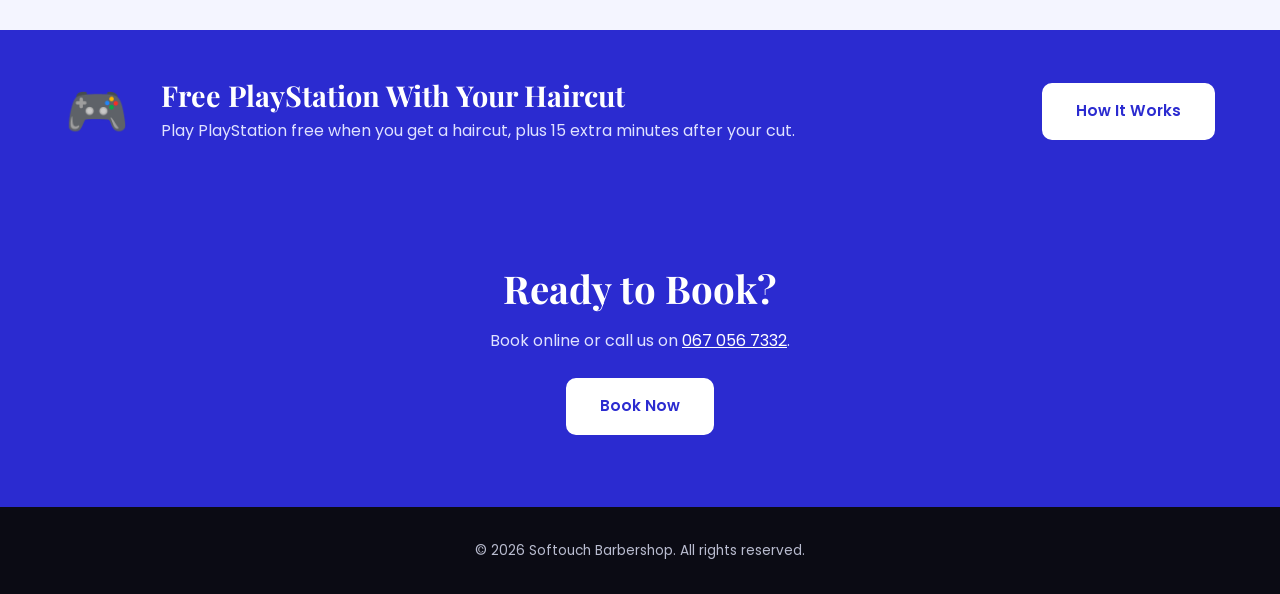
<file: html/services.html>
<!DOCTYPE html>
<html lang="en">
<head>
  <meta charset="UTF-8">
  <meta name="viewport" content="width=device-width, initial-scale=1.0">
  <title>Services &amp; Prices | Softouch Barbershop Mthatha</title>
  <meta name="description" content="Fades, tapers, brush cuts, tints, bleach, hair dye and kids' cuts at Softouch Barbershop, Mthatha. Free PlayStation with every haircut.">
  <link rel="preconnect" href="https://fonts.googleapis.com">
  <link href="https://fonts.googleapis.com/css2?family=Playfair+Display:wght@600;700&family=Poppins:wght@300;400;500;600&display=swap" rel="stylesheet">
  <link rel="stylesheet" href="../css/style.css">
</head>
<body>

  <header class="header" id="header">
    <div class="container nav-wrap">
      <a href="index.html" class="logo">
        <img src="../images/logo.png" alt="Softouch Barbershop logo">
      </a>
      <nav class="nav" id="nav">
        <a href="../index.html">Home</a>
        <a href="about.html">About</a>
        <a href="services.html" class="active">Services</a>
        <a href="gaming.html">Gaming</a>
        <a href="contact.html">Contact</a>
        <a href="privacy.html">Privacy</a>
        <a href="booking.html" class="btn btn-small">Book Now</a>
      </nav>
      <button class="menu-toggle" id="menuToggle" aria-label="Open menu">
        <span></span><span></span><span></span>
      </button>
    </div>
  </header>

  <main>

    <section class="page-banner">
      <div class="container">
        <p class="eyebrow">What We Do</p>
        <h1>Services &amp; Prices</h1>
      </div>
    </section>

    <!-- TRUST BAR: three short facts on a black strip -->
    <section class="trust-bar">
      <div class="container trust-grid">
        <div class="trust-item"><strong>Free PlayStation</strong><span>with every haircut</span></div>
        <div class="trust-item"><strong>Mthatha CBD</strong><span>Nelson Mandela Drive</span></div>
        <div class="trust-item"><strong>067 056 7332</strong><span>call to book</span></div>
      </div>
    </section>

    <!-- SERVICE CARDS.
         Each card sits inside a "reveal" wrapper so the scroll animation
         doesn't clash with the card's hover lift.
         Photos are guessed from file names: change any src that doesn't match. -->
    <section class="section services-pro">
      <div class="container">
        <div class="section-head reveal">
          <p class="eyebrow">Our Services</p>
          <h2>Precision Cuts &amp; Colour</h2>
          <p class="services-intro">From sharp fades to colour work, every service at Softouch is done with care. Get a haircut and play PlayStation free, plus 15 extra minutes after your cut.</p>
        </div>

        <div class="service-grid">

          <div class="reveal" style="--delay: 0s">
            <article class="service-card">
              <div class="service-img">
                <img src="../images/tapefade.jpg" alt="Sharp fade haircut" loading="lazy">
                <span class="service-tag">Cuts</span>
              </div>
              <div class="service-body">
                <h3>Sharp Fade</h3>
                <p>Skin, low, mid or high fades with sharp line-ups.</p>
                <div class="service-foot">
                  <span class="service-price">R100</span>
                  <a href="booking.html" class="service-link">Book &rarr;</a>
                </div>
              </div>
            </article>
          </div>

          <div class="reveal" style="--delay: 0.1s">
            <article class="service-card">
              <div class="service-img">
                <img src="../images/tapercut.jpg" alt="High taper haircut" loading="lazy">
                <span class="service-tag">Cuts</span>
              </div>
              <div class="service-body">
                <h3>High Taper</h3>
                <p>A clean, high taper finished sharp.</p>
                <div class="service-foot">
                  <span class="service-price">R100</span>
                  <a href="booking.html" class="service-link">Book &rarr;</a>
                </div>
              </div>
            </article>
          </div>

          <div class="reveal" style="--delay: 0.2s">
            <article class="service-card">
              <div class="service-img">
                <img src="../images/brushcut.jpg" alt="Brush cut" loading="lazy">
                <span class="service-tag">Cuts</span>
              </div>
              <div class="service-body">
                <h3>Brush Cut</h3>
                <p>A neat, even brush cut.</p>
                <div class="service-foot">
                  <span class="service-price">R80</span>
                  <a href="booking.html" class="service-link">Book &rarr;</a>
                </div>
              </div>
            </article>
          </div>

          <div class="reveal" style="--delay: 0s">
            <article class="service-card">
              <div class="service-img">
                <img src="../images/childfade.jpg" alt="Kids haircut" loading="lazy">
                <span class="service-tag">Kids</span>
              </div>
              <div class="service-body">
                <h3>Kids Cut</h3>
                <p>Gentle, patient cuts for the little gentlemen.</p>
                <div class="service-foot">
                  <span class="service-price">R60</span>
                  <a href="booking.html" class="service-link">Book &rarr;</a>
                </div>
              </div>
            </article>
          </div>

          <div class="reveal" style="--delay: 0.1s">
            <article class="service-card">
              <div class="service-img">
                <img src="../images/blond.jpg" alt="Bleached hair" loading="lazy">
                <span class="service-tag">Colour</span>
              </div>
              <div class="service-body">
                <h3>Bleach</h3>
                <p>Bleached hair for a bold new look.</p>
                <div class="service-foot">
                  <span class="service-price service-ask">Price on request</span>
                  <a href="booking.html" class="service-link">Book &rarr;</a>
                </div>
              </div>
            </article>
          </div>

          <div class="reveal" style="--delay: 0.2s">
            <article class="service-card">
              <div class="service-img">
                <img src="../images/tintcut.jpg" alt="Tinted haircut" loading="lazy">
                <span class="service-tag">Colour</span>
              </div>
              <div class="service-body">
                <h3>Tints</h3>
                <p>Tinted cuts to add colour and contrast.</p>
                <div class="service-foot">
                  <span class="service-price service-ask">Price on request</span>
                  <a href="booking.html" class="service-link">Book &rarr;</a>
                </div>
              </div>
            </article>
          </div>

          <div class="reveal" style="--delay: 0s">
            <article class="service-card">
              <div class="service-img">
                <img src="../images/clothingfade.jpg" alt="Dyed hair" loading="lazy">
                <span class="service-tag">Colour</span>
              </div>
              <div class="service-body">
                <h3>Hair Dye</h3>
                <p>Full hair dye in the colour you choose.</p>
                <div class="service-foot">
                  <span class="service-price service-ask">Price on request</span>
                  <a href="booking.html" class="service-link">Book &rarr;</a>
                </div>
              </div>
            </article>
          </div>

          <div class="reveal" style="--delay: 0.1s">
            <article class="service-card">
              <div class="service-img">
                <img src="../images/clean.jpg" alt="Waves and custom styling" loading="lazy">
                <span class="service-tag">Style</span>
              </div>
              <div class="service-body">
                <h3>Waves &amp; Custom Styling</h3>
                <p>Waves and styling made to suit you.</p>
                <div class="service-foot">
                  <span class="service-price service-ask">Price on request</span>
                  <a href="booking.html" class="service-link">Book &rarr;</a>
                </div>
              </div>
            </article>
          </div>

        </div>
      </div>
    </section>

    <!-- FREE PLAYSTATION BAND -->
    <section class="perk-band">
      <div class="container perk-inner reveal">
        <span class="perk-icon">&#127918;</span>
        <div>
          <h2>Free PlayStation With Your Haircut</h2>
          <p>Play PlayStation free when you get a haircut, plus 15 extra minutes after your cut.</p>
        </div>
        <a href="gaming.html" class="btn">How It Works</a>
      </div>
    </section>

    <!-- CALL TO ACTION -->
    <section class="cta">
      <div class="container reveal">
        <h2>Ready to Book?</h2>
        <p>Book online or call us on <a class="phone-link" href="tel:+27670567332">067 056 7332</a>.</p>
        <a href="booking.html" class="btn">Book Now</a>
      </div>
    </section>

  </main>

  <footer class="footer">
    <div class="container">
      <p>&copy; <span id="year"></span> Softouch Barbershop. All rights reserved.</p>
    </div>
  </footer>

  <script src="../javascript/script.js"></script>
</body>
</html>
</file>
<file: css/style.css>
/* ============ COLOUR VARIABLES ============
   Blue, white and black, taken from the Softouch logo.
   Change a value here and the whole site updates. */
:root {
  --blue: #2b2bd0;          /* main blue (buttons, links, accents) */
  --blue-dark: #1d1da6;     /* darker blue for hover */
  --blue-bright: #6f7cff;   /* lighter blue, readable on black backgrounds */
  --black: #0b0b14;         /* main black */
  --black-soft: #15151f;    /* slightly lighter black for cards */
  --white: #ffffff;
  --off-white: #f4f5ff;     /* very light blue-white for cards */
  --text: #1a1a2e;          /* dark text on white sections */
  --muted: #5c5f77;         /* softer text on white sections */
  --muted-light: #b9bccf;   /* softer text on black sections */
  --radius: 10px;
}

/* ============ RESET ============ */
* { margin: 0;
   padding: 0;
    box-sizing: border-box;
}

html {
   scroll-behavior: smooth;
}

body {
  font-family: 'Poppins', sans-serif;
  background: var(--white);   /* the page is now WHITE by default */
  color: var(--text);
  line-height: 1.7;
}

img {
   max-width: 100%; 
   display: block;
}
a { text-decoration: none;
   color: inherit;
}
ul {
   list-style: none;
}

.container {
  width: 90%;
  max-width: 1150px;
  margin: 0 auto; 
}

/* ============ REUSABLE PIECES ============ */
h1, h2, h3 { font-family: 'Playfair Display', serif; line-height: 1.2; }
h2 { font-size: 2.4rem; margin-bottom: 1rem; }

.accent { color: var(--blue-bright); }

.eyebrow {
  color: var(--blue);
  text-transform: uppercase;
  letter-spacing: 3px;
  font-size: 0.8rem;
  font-weight: 500;
  margin-bottom: 0.6rem;
}

/* Buttons: solid blue with white text */
.btn {
  display: inline-block;
  background: var(--blue);
  color: var(--white);
  padding: 0.85rem 2rem;
  border: 2px solid var(--blue);
  border-radius: var(--radius);
  font-weight: 600;
  font-family: inherit;
  font-size: 0.95rem;
  cursor: pointer;
  transition: 0.3s;
}
.btn:hover { 
  background: var(--blue-dark); 
  border-color: var(--blue-dark);
}

/* Outline button: blue border, fills blue on hover */
.btn-outline { background: transparent; color: var(--blue); }
.btn-outline:hover { background: var(--blue); color: var(--white); }

.btn-small { padding: 0.5rem 1.2rem; font-size: 0.85rem; }

.section { padding: 5rem 0; background: var(--white); }
.section-head { text-align: center; margin-bottom: 3rem; }
.center-btn { text-align: center; margin-top: 3rem; }

/* BLACK sections: dark background, white text, lighter blue accents */
.section-dark { background: var(--black); color: var(--white); }
.section-dark .eyebrow { color: var(--blue-bright); }
.section-dark p { color: var(--muted-light); }
.section-dark .btn-outline { color: var(--white); border-color: var(--white); }
.section-dark .btn-outline:hover { background: var(--white); color: var(--blue); }

/* ============ HEADER (white, to match the logo's white background) ============ */
.header {
  position: fixed;
  top: 0; left: 0;
  width: 100%;
  z-index: 100;
  background: var(--white);
  border-bottom: 1px solid #e6e8ff;
  transition: 0.3s;
}
.header.scrolled { box-shadow: 0 4px 20px rgba(0, 0, 0, 0.15); }

.nav-wrap { 
  display: flex;
 justify-content: space-between; 
 align-items: center; 
 height: 75px;
}

.logo img { 
  height: 58px; 
  margin-left: 0px;
  width: auto; 
}  /* the logo contains the shop name already */

.nav {
  display: flex; 
  align-items: center;
  gap: 2rem; 
}
.nav a:not(.btn) {
  font-size: 0.9rem;
  font-weight: 500;
  color: var(--text);
  transition: 0.2s; }
.nav a:not(.btn):hover,
.nav a.active:not(.btn) { color: var(--blue); }
/* ============ NAV: BLUE LINE ON HOVER ============ */

/* Each normal nav link (not the "Book Now" button) gets an invisible line under it */
.nav a:not(.btn) {
  position: relative;              /* lets the line be positioned inside the link */
  padding: 0.4rem 0;               /* space between the text and the line */
}

.nav a:not(.btn)::after {
  content: "";                     /* a pseudo-element needs content to appear */
  position: absolute;
  left: 0;
  bottom: 0;                       /* sits along the bottom edge of the link */
  width: 100%;
  height: 2px;                     /* line thickness */
  background: var(--blue);
  transform: scaleX(0);            /* squashed to zero width, so invisible */
  transform-origin: left;          /* the line grows from the left side */
  transition: transform 0.3s ease; /* animates the growing */
}

/* On hover, and for the page you're currently on, stretch the line to full width */
.nav a:not(.btn):hover::after,
.nav a.active:not(.btn)::after {
  transform: scaleX(1);
}

/* On phones the links are stacked, so center them to keep the line only under the text */
@media (max-width: 800px) {
  .nav { align-items: center; }
  .nav a:not(.btn) { padding: 0.6rem 0; }
}

/* ============ MOBILE MENU: FINAL (glass panel + hover toggle) ============ */
@media (max-width: 800px) {

  /* ---------- TOGGLE BUTTON ---------- */
  .header .menu-toggle {
    --toggle: #2b2bd0;                 /* CHANGE THIS ONE COLOUR to recolour the whole button */
    display: flex !important;
    flex-direction: column;            /* stack the three bars vertically */
    justify-content: center;
    align-items: center;
    gap: 5px;                          /* space between bars */
    width: 46px;
    height: 46px;
    padding: 0;
    background: #ffffff;
    border: 2px solid var(--toggle);   /* outline uses the colour above */
    border-radius: 12px;
    cursor: pointer;
    position: relative;
    z-index: 300;                      /* stays above the menu panel */
    transition: background 0.3s ease, transform 0.3s ease, box-shadow 0.3s ease;
  }

  /* The three bars use the same colour */
  .header .menu-toggle span {
    display: block !important;
    width: 24px;
    height: 3px;
    margin: 0;
    background: var(--toggle) !important;
    border-radius: 2px;
    transition: transform 0.3s ease, opacity 0.3s ease, background 0.3s ease;
  }

  /* HOVER (and keyboard focus): box fills with the colour, bars turn white, button lifts */
  .header .menu-toggle:hover,
  .header .menu-toggle:focus-visible {
    background: var(--toggle);
    transform: translateY(-2px);
    box-shadow: 0 8px 18px rgba(43, 43, 208, 0.35);   /* shadow glow: edit the rgb to match your colour */
  }

  /* OPEN state: the same filled look, so it's clear the menu is on */
  .header .menu-toggle.open { background: var(--toggle); }

  .header .menu-toggle:hover span,
  .header .menu-toggle:focus-visible span,
  .header .menu-toggle.open span {
    background: #ffffff !important;
  }

  /* Pressed: shrinks slightly, which also gives feedback on touch screens */
  .header .menu-toggle:active { transform: scale(0.94); }

  /* Bars turn into an X when open (8px = bar height 3px + gap 5px) */
  .header .menu-toggle.open span:nth-child(1) { transform: translateY(8px) rotate(45deg); }
  .header .menu-toggle.open span:nth-child(2) { opacity: 0; }
  .header .menu-toggle.open span:nth-child(3) { transform: translateY(-8px) rotate(-45deg); }

  /* ---------- MENU PANEL (unchanged from your version) ---------- */
  .header .nav {
    display: none;
    position: absolute !important;
    top: 83px !important;
    left: 12px !important;
    right: 12px !important;
    bottom: auto !important;
    width: auto !important;
    height: auto !important;
    min-height: 0 !important;
    flex-direction: column !important;
    justify-content: flex-start !important;
    align-items: stretch !important;
    gap: 0.5rem !important;
    padding: 1rem !important;
    border-radius: 18px !important;
    background: rgba(11, 11, 40, 0.94) !important;
    -webkit-backdrop-filter: blur(16px) saturate(160%);
    backdrop-filter: blur(16px) saturate(160%);
    border: 1px solid rgba(255, 255, 255, 0.25) !important;
    box-shadow: 0 20px 40px rgba(0, 0, 0, 0.3) !important;
    z-index: 200;
  }

  .header .nav.open { display: flex !important; }

  .header .nav a:not(.btn) {
    display: block !important;
    width: 100% !important;
    text-align: left !important;
    padding: 0.95rem 1.2rem !important;
    font-size: 1.02rem !important;
    color: #ffffff !important;
    background: rgba(255, 255, 255, 0.1) !important;
    border: 1px solid rgba(255, 255, 255, 0.15) !important;
    border-radius: 12px !important;
    opacity: 1 !important;
  }

  .header .nav a:not(.btn)::after { display: none !important; content: none !important; }

  .header .nav a.active:not(.btn) {
    background: rgba(43, 43, 208, 0.6) !important;
    border-color: rgba(111, 124, 255, 0.8) !important;
  }

  .header .nav .btn {
    display: block !important;
    width: 100% !important;
    margin: 0.5rem 0 0 !important;
    padding: 0.95rem 0 !important;
    text-align: center !important;
    border-radius: 12px !important;
  }
}
/* ============ HERO (black overlay, white text) ============ */
.hero {
  min-height: 100vh;
  display: flex;
  align-items: center;
  color: var(--white);
  background:
    linear-gradient(rgba(5, 5, 20, 0.75), rgba(5, 5, 20, 0.75)),
    url('../images/services.jpg') center/cover no-repeat,
    var(--black);
}
.hero-content { padding-top: 75px; }
.hero .eyebrow { color: var(--blue-bright); }
.hero h1 { font-size: clamp(2.8rem, 7vw, 5rem); margin-bottom: 1.2rem; }
.hero-text { max-width: 520px; color: var(--muted-light); margin-bottom: 2rem; font-size: 1.1rem; }
.hero-buttons { display: flex; gap: 1rem; flex-wrap: wrap; }
.hero .btn-outline { color: var(--white); border-color: var(--white); }
.hero .btn-outline:hover { background: var(--white); color: var(--blue); }

/* ============ PAGE BANNER (title strip on inner pages) ============ */
.page-banner {
  padding: calc(75px + 4rem) 0 4rem;   /* 75px = header height, so the title isn't covered */
  text-align: center;
  color: var(--white);
  background: linear-gradient(135deg, var(--black), #14146b);  /* black fading to deep blue */
}
.page-banner .eyebrow { color: var(--blue-bright); }
.page-banner h1 { font-size: clamp(2.2rem, 5vw, 3.5rem); }

/* ============ CALL TO ACTION BAND (blue) ============ */
.cta { background: var(--blue); color: var(--white); text-align: center; padding: 4.5rem 0; }
.cta p { color: #dfe2ff; margin-bottom: 1.5rem; }
.cta .phone-link { color: var(--white); text-decoration: underline; }
.cta .btn { background: var(--white); color: var(--blue); border-color: var(--white); }
.cta .btn:hover { background: var(--black); color: var(--white); border-color: var(--black); }

/* ============ HOME PAGE ANIMATIONS ============ */

/* Hero text: each item slides up in turn.
   "both" holds the hidden start state during the delay. */
@keyframes heroUp {
  from { opacity: 0; transform: translateY(40px); }
  to   { opacity: 1; transform: translateY(0); }
}
.hero-content > * { animation: heroUp 0.9s ease both; }
.hero-content > :nth-child(1) { animation-delay: 0.2s; }   /* eyebrow */
.hero-content > :nth-child(2) { animation-delay: 0.4s; }   /* heading */
.hero-content > :nth-child(3) { animation-delay: 0.6s; }   /* paragraph */
.hero-content > :nth-child(4) { animation-delay: 0.8s; }   /* buttons */

/* Shimmer: the blue gradient slides across the word "Smooth." */
@keyframes shimmer { to { background-position: 200% center; } }
.hero h1 .accent {
  background: linear-gradient(90deg, var(--blue-bright), var(--white), var(--blue-bright));
  background-size: 200% auto;
  -webkit-background-clip: text;          /* clips the gradient to the letter shapes */
  background-clip: text;
  -webkit-text-fill-color: transparent;   /* makes the text itself see-through so the gradient shows */
  animation: shimmer 4s linear infinite;
}

/* Bouncing scroll arrow at the bottom of the hero */
.hero { position: relative; }             /* so the arrow can be placed inside it */
.scroll-down {
  position: absolute;
  bottom: 1.5rem;
  left: 50%;
  margin-left: -1rem;                     /* half of the arrow's width, to center it */
  color: var(--white);
  font-size: 2.2rem;
  line-height: 1;
  opacity: 0.8;
  animation: bounce 1.8s ease-in-out infinite;
}
@keyframes bounce {
  0%, 100% { transform: translateY(0); }
  50%      { transform: translateY(12px); }
}

/* Button lift on hover (all buttons on the site) */
.btn { transition: transform 0.3s ease, background 0.3s ease, color 0.3s ease, border-color 0.3s ease; }
.btn:hover { transform: translateY(-3px); }

/* Gaming photo zooms slightly when hovered (the box clips it) */
.about-image { overflow: hidden; border-radius: var(--radius); }
.about-image img { transition: transform 0.6s ease; }
.about-image:hover img { transform: scale(1.05); }

.section-head { overflow: hidden; }

/* ============ ABOUT PAGE ============ */

/* 1. Split opening: two equal halves side by side */
.about-hero {
  display: grid;
  grid-template-columns: 1fr 1fr;
  min-height: 90vh;
  padding-top: 75px;               /* room for the fixed header */
  background: var(--black);
  color: var(--white);
}
.about-hero-text {
  display: flex;
  flex-direction: column;          /* stack the items vertically */
  justify-content: center;         /* center them top-to-bottom */
  padding: 4rem 8%;
}
.about-hero-text .eyebrow { color: var(--blue-bright); }
.about-hero-text h1 { font-size: clamp(2.4rem, 5vw, 4rem); margin-bottom: 1.2rem; }
.about-hero-text p { color: var(--muted-light); margin-bottom: 2rem; font-size: 1.1rem; max-width: 460px; }
.about-hero-text .btn { align-self: flex-start; }   /* keep the button its own width */
.about-hero-photo img { width: 100%; height: 100%; object-fit: cover; background: #14146b; }

/* 2. Story: the blue frame is a pseudo-element placed behind the photo */
.about-story-grid { display: grid; grid-template-columns: 0.9fr 1.1fr; gap: 5rem; align-items: center; }
.about-frame { position: relative; }
.about-frame::before {
  content: "";
  position: absolute;
  top: 24px; left: -24px;          /* offset the blue block down-left */
  width: 100%; height: 100%;
  background: var(--blue);
  border-radius: var(--radius);
  z-index: 0;
}
.about-frame img {
  position: relative;              /* lets z-index put the photo above the blue block */
  z-index: 1;
  width: 100%;
  height: 480px;
  object-fit: cover;
  border-radius: var(--radius);
  background: #e6e8ff;
}
.about-story p { color: var(--muted); margin-bottom: 1rem; }

/* 3. Quote band */
.about-quote { background: var(--black); padding: 5rem 0; text-align: center; }
.about-quote p {
  font-family: 'Playfair Display', serif;
  font-size: clamp(1.6rem, 4vw, 2.8rem);
  color: var(--white);
  max-width: 800px;
  margin: 0 auto;
  line-height: 1.3;
}

/* 4. Numbered features */
.about-features { background: var(--off-white); }
.feature-grid { display: grid; grid-template-columns: repeat(3, 1fr); gap: 2rem; }
.feature { border-top: 4px solid var(--blue); padding-top: 1.5rem; }
.feature-num {
  display: block;
  font-family: 'Playfair Display', serif;
  font-size: 3rem;
  color: var(--blue);
  line-height: 1;
  margin-bottom: 0.8rem;
}
.feature h3 { font-size: 1.4rem; margin-bottom: 0.5rem; }
.feature p { color: var(--muted); font-size: 0.95rem; }

/* About page on tablets and phones: stack everything */
@media (max-width: 800px) {
  .about-hero { grid-template-columns: 1fr; min-height: auto; }
  .about-hero-text { padding: 3rem 6%; }
  .about-hero-photo img { height: 320px; }
  .about-story-grid, .feature-grid { grid-template-columns: 1fr; gap: 2.5rem; }
  .about-frame { margin-left: 24px; }   /* makes space for the offset blue frame */
  
  .about-frame img { height: 340px; }
}
/* ============ CARDS ============ */
.cards { display: grid; grid-template-columns: repeat(auto-fit, minmax(300px, 1fr)); gap: 1.5rem; }
.card {
  background: var(--off-white);
  padding: 2rem;
  border-radius: var(--radius);
  border: 1px solid #dfe2ff;
  transition: 0.3s;
}
.card:hover { transform: translateY(-6px); border-color: var(--blue); }
.card h3 { font-size: 1.4rem; margin-bottom: 0.5rem; }
.card p { color: var(--muted); font-size: 0.9rem; margin-bottom: 1rem; }
.price { color: var(--blue); font-size: 1.5rem; font-weight: 600; }
/* ============ ABOUT: COMMUNITY & CULTURE ============ */
.community-intro { max-width: 700px; margin: 0 auto; }   /* centers the intro paragraph */
.community-intro a { color: var(--blue-bright); text-decoration: underline; }
.community-intro a:hover { color: var(--white); }

.community-grid { display: grid; grid-template-columns: repeat(3, 1fr); gap: 1.5rem; }
.community-card {
  background: var(--black-soft);
  border: 1px solid #26264a;
  border-left: 4px solid var(--blue);          /* blue accent stripe on the left */
  border-radius: var(--radius);
  padding: 2rem;
  transition: transform 0.3s ease, border-color 0.3s ease;
}
.community-card:hover { transform: translateY(-8px); border-color: var(--blue-bright); }
.community-card h3 { color: var(--white); font-size: 1.4rem; margin-bottom: 0.5rem; }
.community-card p { color: var(--muted-light); font-size: 0.95rem; margin: 0; }

@media (max-width: 800px) {
  .community-grid { grid-template-columns: 1fr; }   /* stack the cards on phones */
}
/* ============ GAMING: HOW IT WORKS ============ */
.game-how { background: var(--white); }

.step-grid { display: grid; grid-template-columns: repeat(3, 1fr); gap: 2rem; }
.step { text-align: center; padding: 1rem; }
.step-num {
  display: flex;                    /* flex centers the number inside the circle */
  align-items: center;
  justify-content: center;
  width: 64px; height: 64px;
  margin: 0 auto 1rem;              /* auto left/right margins center the circle */
  background: var(--blue);
  color: var(--white);
  font-family: 'Playfair Display', serif;
  font-size: 1.8rem;
  border-radius: 50%;               /* 50% turns the square into a circle */
  box-shadow: 0 0 0 6px #dfe2ff;    /* soft ring around the circle */
}
.step h3 { font-size: 1.4rem; margin-bottom: 0.5rem; }
.step p { color: var(--muted); font-size: 0.95rem; }

/* Small rule line under the steps */
.game-note {
  text-align: center;
  margin-top: 2.5rem;
  color: var(--blue);
  font-weight: 600;
}

@media (max-width: 800px) {
  .step-grid { grid-template-columns: 1fr; gap: 1.5rem; }
}


/* ============ BOOKING FORM ============ */
.booking-wrap { max-width: 800px; }
.form-row { display: grid; grid-template-columns: 1fr 1fr; gap: 1.5rem; margin-bottom: 1.5rem; }
.field label { display: block; margin-bottom: 0.4rem; font-size: 0.85rem; color: var(--muted); }
.field input, .field select {
  width: 100%;
  padding: 0.8rem 1rem;
  background: var(--off-white);
  color: var(--text);
  border: 1px solid #cfd3f5;
  border-radius: var(--radius);
  font-family: inherit;
  font-size: 0.95rem;
}
.field input:focus, .field select:focus { outline: none; border-color: var(--blue); }
.field.invalid input, .field.invalid select { border-color: #d63a3a; }
.error { color: #d63a3a; font-size: 0.78rem; display: block; min-height: 1.2em; }
.form-success { margin-top: 1rem; color: var(--blue); font-weight: 500; }
/* ============ BOOKING NOTES ============ */
.form-note { color: var(--muted); font-size: 0.92rem; margin-bottom: 1.5rem; }
.booking-wrap .form-note:last-child { margin: 1.5rem 0 0; }   /* the "Prefer to call?" line under the form */
.form-success { line-height: 1.5; }

/* ============ CONTACT ============ */
.contact-grid { display: grid; grid-template-columns: 1fr 1fr; gap: 4rem; }
.contact-grid p { color: var(--muted); margin-bottom: 0.5rem; }
.contact-grid h3 { margin-bottom: 1rem; font-size: 1.6rem; }
.phone-link { color: var(--blue); }
.phone-link:hover { text-decoration: underline; }
.hours li { display: flex; justify-content: space-between; padding: 0.7rem 0; border-bottom: 1px solid #e0e3ff; color: var(--muted); }

/* ============ FOOTER (black) ============ */
.footer { text-align: center; padding: 2rem 0; background: var(--black); color: var(--muted-light); font-size: 0.85rem; }

/* ============ RESPONSIVE (tablets and phones) ============ */
@media (max-width: 800px) {
  .menu-toggle { display: block; }

  .nav {
    position: absolute;
    top: 75px; left: 0;
    width: 100%;
    flex-direction: column;
    background: var(--white);
    padding: 2rem 0;
    display: none;
    border-bottom: 1px solid #e6e8ff;
  }
  .nav.open { display: flex; }

  .about-grid, .contact-grid, .form-row { grid-template-columns: 1fr; }
  .about-grid { gap: 2rem; }
  .section { padding: 3.5rem 0; }
}
/* ============ LIGHTBOX (gallery photo viewer) ============ */
.gallery figure { cursor: pointer; }   /* shows the hand cursor over photos */

.lightbox {
  position: fixed;
  inset: 0;                            /* shorthand for top/right/bottom/left = 0, covers the whole screen */
  background: rgba(5, 5, 20, 0.92);
  display: none;                       /* hidden until JS adds the "open" class */
  align-items: center;
  justify-content: center;
  z-index: 300;                        /* above the header (z-index 100) */
}
.lightbox.open { display: flex; }

.lightbox img { max-width: 85%; max-height: 85vh; border-radius: var(--radius); }

.lightbox button {
  position: absolute;
  background: none;
  border: none;
  color: var(--white);
  font-size: 2rem;
  cursor: pointer;
  padding: 1rem;
}
.lightbox-close { top: 1rem; right: 1.5rem; font-size: 2.5rem !important; }
.lightbox-prev { left: 0.5rem; top: 50%; transform: translateY(-50%); }
.lightbox-next { right: 0.5rem; top: 50%; transform: translateY(-50%); }
.lightbox button:hover { color: var(--blue-bright); }
/* ============ SERVICES PAGE ============ */

/* Trust bar: black strip with three facts, separated by thin lines */
.trust-bar { background: var(--black); color: var(--white); padding: 1.6rem 0; }
.trust-grid { display: grid; grid-template-columns: repeat(3, 1fr); text-align: center; }
.trust-item { display: flex; flex-direction: column; padding: 0.4rem 1rem; }
.trust-item + .trust-item { border-left: 1px solid #2a2a55; }   /* line between items, not before the first */
.trust-item strong { color: var(--blue-bright); font-size: 1.05rem; }
.trust-item span { color: var(--muted-light); font-size: 0.85rem; }

.services-pro { background: var(--off-white); }
.services-intro { max-width: 620px; margin: 0 auto; color: var(--muted); }

/* Card grid: as many 260px+ columns as fit */
.service-grid { display: grid; grid-template-columns: repeat(auto-fit, minmax(260px, 1fr)); gap: 1.8rem; }

.service-card {
  height: 100%;                       /* all cards in a row end up the same height */
  display: flex;
  flex-direction: column;
  background: var(--white);
  border: 1px solid #e0e3ff;
  border-radius: var(--radius);
  overflow: hidden;                   /* clips the photo to the rounded corners */
  box-shadow: 0 4px 18px rgba(11, 11, 20, 0.06);
  transition: transform 0.3s ease, box-shadow 0.3s ease;
}
.service-card:hover { transform: translateY(-8px); box-shadow: 0 16px 36px rgba(43, 43, 208, 0.18); }

.service-img { position: relative; height: 200px; background: #dfe2ff; overflow: hidden; }
.service-img img { width: 100%; height: 100%; object-fit: cover; transition: transform 0.5s ease; }
.service-card:hover .service-img img { transform: scale(1.07); }   /* photo zooms on hover */

/* Category tag in the corner of the photo */
.service-tag {
  position: absolute;
  top: 12px; left: 12px;
  background: var(--blue);
  color: var(--white);
  font-size: 0.7rem;
  font-weight: 600;
  letter-spacing: 1px;
  text-transform: uppercase;
  padding: 0.3rem 0.8rem;
  border-radius: 50px;
}

.service-body { display: flex; flex-direction: column; flex-grow: 1; padding: 1.5rem; }
.service-body h3 { font-size: 1.35rem; margin-bottom: 0.4rem; }
.service-body p { color: var(--muted); font-size: 0.92rem; flex-grow: 1; }   /* pushes the price row to the bottom */

.service-foot {
  display: flex;
  justify-content: space-between;
  align-items: center;
  margin-top: 1.2rem;
  padding-top: 1rem;
  border-top: 1px solid #e6e8ff;
}
.service-price { color: var(--blue); font-size: 1.45rem; font-weight: 600; }
.service-ask { font-size: 0.95rem; }
.service-link { font-weight: 600; font-size: 0.9rem; color: var(--black); transition: color 0.3s ease; }
.service-link:hover { color: var(--blue); }

/* Free PlayStation band */
.perk-band { background: var(--blue); color: var(--white); padding: 3rem 0; }
.perk-inner { display: flex; align-items: center; gap: 2rem; }
.perk-icon { font-size: 3.2rem; line-height: 1; }
.perk-inner h2 { font-size: 1.8rem; margin-bottom: 0.3rem; }
.perk-inner p { color: #dfe2ff; }
.perk-inner > div { flex-grow: 1; }
.perk-band .btn { background: var(--white); color: var(--blue); border-color: var(--white); }
.perk-band .btn:hover { background: var(--black); color: var(--white); border-color: var(--black); }

@media (max-width: 800px) {
  .trust-grid { grid-template-columns: 1fr; gap: 0.6rem; }
  .trust-item + .trust-item { border-left: 0; border-top: 1px solid #2a2a55; padding-top: 0.8rem; }
  .perk-inner { flex-direction: column; text-align: center; }
}
/* ============ GAMING PAGE (complete) ============ */

@keyframes gameUp {
  from { opacity: 0; transform: translateY(40px); }
  to   { opacity: 1; transform: translateY(0); }
}
@keyframes glowPulse {
  0%, 100% { transform: scale(1);   opacity: 0.7; }
  50%      { transform: scale(1.2); opacity: 1; }
}

/* Hero: black with a pulsing blue glow behind the content */
.game-hero {
  position: relative;
  overflow: hidden;
  padding: calc(75px + 5rem) 0 6rem;
  background: var(--black);
  color: var(--white);
}
.game-hero::before {
  content: "";
  position: absolute;
  top: 10%; right: -10%;
  width: 600px; height: 600px;
  background: radial-gradient(circle, rgba(43, 43, 208, 0.55), transparent 65%);
  animation: glowPulse 5s ease-in-out infinite;
  pointer-events: none;
}
.game-hero-grid {
  position: relative;
  display: grid;
  grid-template-columns: 1.1fr 0.9fr;
  gap: 4rem;
  align-items: center;
}
.game-hero-text .eyebrow { color: var(--blue-bright); }
.game-hero-text h1 { font-size: clamp(2.6rem, 6vw, 4.6rem); margin-bottom: 1.2rem; }
.game-hero-text p { color: var(--muted-light); font-size: 1.1rem; margin-bottom: 2rem; max-width: 480px; }
.game-hero .hero-buttons { display: flex; gap: 1rem; flex-wrap: wrap; }
.game-hero .btn-outline { color: var(--white); border-color: var(--white); }
.game-hero .btn-outline:hover { background: var(--white); color: var(--blue); }

.game-hero-text > * { animation: gameUp 0.9s ease both; }
.game-hero-text > :nth-child(1) { animation-delay: 0.2s; }
.game-hero-text > :nth-child(2) { animation-delay: 0.4s; }
.game-hero-text > :nth-child(3) { animation-delay: 0.6s; }
.game-hero-text > :nth-child(4) { animation-delay: 0.8s; }

.game-hero-photo img {
  width: 100%;
  height: 440px;
  object-fit: cover;
  border-radius: var(--radius);
  border: 3px solid var(--blue);
  box-shadow: 0 0 40px rgba(43, 43, 208, 0.6);
  transform: rotate(3deg);
  transition: transform 0.5s ease;
  background: var(--black-soft);
}
.game-hero-photo img:hover { transform: rotate(0deg) scale(1.03); }

/* How it works: three numbered steps */
.game-how { background: var(--white); }
.step-grid { display: grid; grid-template-columns: repeat(3, 1fr); gap: 2rem; }
.step { text-align: center; padding: 1rem; }
.step-num {
  display: flex;
  align-items: center;
  justify-content: center;
  width: 64px; height: 64px;
  margin: 0 auto 1rem;
  background: var(--blue);
  color: var(--white);
  font-family: 'Playfair Display', serif;
  font-size: 1.8rem;
  border-radius: 50%;
  box-shadow: 0 0 0 6px #dfe2ff;
}
.step h3 { font-size: 1.4rem; margin-bottom: 0.5rem; }
.step p { color: var(--muted); font-size: 0.95rem; }
.game-note { text-align: center; margin-top: 2.5rem; color: var(--blue); font-weight: 600; }

/* Feature cards */
.game-features { background: var(--off-white); }
.game-cards { display: grid; grid-template-columns: repeat(3, 1fr); gap: 1.5rem; }
.game-card {
  background: var(--white);
  border: 1px solid #dfe2ff;
  border-bottom: 4px solid var(--blue);
  border-radius: var(--radius);
  padding: 2.2rem 2rem;
  text-align: center;
}
.game-icon { display: block; font-size: 2.6rem; margin-bottom: 0.8rem; }
.game-card h3 { font-size: 1.4rem; margin-bottom: 0.6rem; }
.game-card p { color: var(--muted); font-size: 0.95rem; margin-bottom: 1.2rem; }
.game-tag {
  display: inline-block;
  background: var(--blue);
  color: var(--white);
  font-size: 0.75rem;
  font-weight: 600;
  letter-spacing: 1px;
  text-transform: uppercase;
  padding: 0.35rem 0.9rem;
  border-radius: 50px;
}

/* Tournaments */
.game-events-grid { display: grid; grid-template-columns: 1.2fr 0.8fr; gap: 4rem; align-items: center; }
.game-events .phone-link { color: var(--blue-bright); }
.game-events p { margin-bottom: 1rem; }
.game-scoreboard {
  display: flex;
  flex-direction: column;
  align-items: center;
  text-align: center;
  padding: 3rem 2rem;
  background: var(--black-soft);
  border: 2px solid var(--blue);
  border-radius: var(--radius);
  box-shadow: 0 0 30px rgba(43, 43, 208, 0.4);
}
.score-label { color: var(--blue-bright); text-transform: uppercase; letter-spacing: 3px; font-size: 0.8rem; }
.score-value { font-family: 'Playfair Display', serif; font-size: 4.5rem; color: var(--white); line-height: 1.1; margin: 0.5rem 0; }
.score-note { color: var(--muted-light); font-size: 0.9rem; }

@media (max-width: 800px) {
  .game-hero { padding: calc(75px + 3rem) 0 4rem; }
  .game-hero-grid, .game-events-grid, .game-cards, .step-grid { grid-template-columns: 1fr; gap: 2.5rem; }
  .game-hero-photo img { height: 300px; }
  .game-hero::before { width: 350px; height: 350px; }
}
/* ============ LEGAL PAGES (privacy policy) ============ */
.legal { max-width: 760px; }                    /* narrow column: long text is easier to read */
.legal h2 { font-size: 1.5rem; margin: 2.2rem 0 0.6rem; }
.legal p { color: var(--muted); margin-bottom: 1rem; }
.legal strong { color: var(--text); }
.legal-date { font-size: 0.85rem; color: var(--blue); font-weight: 600; }

/* Privacy link in the footer */
.footer a { color: var(--blue-bright); text-decoration: underline; }
.footer a:hover { color: var(--white); }
</file>
<file: style.css>
/* ============ COLOUR VARIABLES ============
   Blue, white and black, taken from the Softouch logo.
   Change a value here and the whole site updates. */
:root {
  --blue: #2b2bd0;          /* main blue (buttons, links, accents) */
  --blue-dark: #1d1da6;     /* darker blue for hover */
  --blue-bright: #6f7cff;   /* lighter blue, readable on black backgrounds */
  --black: #0b0b14;         /* main black */
  --black-soft: #15151f;    /* slightly lighter black for cards */
  --white: #ffffff;
  --off-white: #f4f5ff;     /* very light blue-white for cards */
  --text: #1a1a2e;          /* dark text on white sections */
  --muted: #5c5f77;         /* softer text on white sections */
  --muted-light: #b9bccf;   /* softer text on black sections */
  --radius: 10px;
}

/* ============ RESET ============ */
* { margin: 0;
   padding: 0;
    box-sizing: border-box;
}

html {
   scroll-behavior: smooth;
}

body {
  font-family: 'Poppins', sans-serif;
  background: var(--white);   /* the page is now WHITE by default */
  color: var(--text);
  line-height: 1.7;
}

img {
   max-width: 100%; 
   display: block;
}
a { text-decoration: none;
   color: inherit;
}
ul {
   list-style: none;
}

.container {
  width: 90%;
  max-width: 1150px;
  margin: 0 auto; 
}

/* ============ REUSABLE PIECES ============ */
h1, h2, h3 { font-family: 'Playfair Display', serif; line-height: 1.2; }
h2 { font-size: 2.4rem; margin-bottom: 1rem; }

.accent { color: var(--blue-bright); }

.eyebrow {
  color: var(--blue);
  text-transform: uppercase;
  letter-spacing: 3px;
  font-size: 0.8rem;
  font-weight: 500;
  margin-bottom: 0.6rem;
}

/* Buttons: solid blue with white text */
.btn {
  display: inline-block;
  background: var(--blue);
  color: var(--white);
  padding: 0.85rem 2rem;
  border: 2px solid var(--blue);
  border-radius: var(--radius);
  font-weight: 600;
  font-family: inherit;
  font-size: 0.95rem;
  cursor: pointer;
  transition: 0.3s;
}
.btn:hover { 
  background: var(--blue-dark); 
  border-color: var(--blue-dark);
}

/* Outline button: blue border, fills blue on hover */
.btn-outline { background: transparent; color: var(--blue); }
.btn-outline:hover { background: var(--blue); color: var(--white); }

.btn-small { padding: 0.5rem 1.2rem; font-size: 0.85rem; }

.section { padding: 5rem 0; background: var(--white); }
.section-head { text-align: center; margin-bottom: 3rem; }
.center-btn { text-align: center; margin-top: 3rem; }

/* BLACK sections: dark background, white text, lighter blue accents */
.section-dark { background: var(--black); color: var(--white); }
.section-dark .eyebrow { color: var(--blue-bright); }
.section-dark p { color: var(--muted-light); }
.section-dark .btn-outline { color: var(--white); border-color: var(--white); }
.section-dark .btn-outline:hover { background: var(--white); color: var(--blue); }

/* ============ HEADER (white, to match the logo's white background) ============ */
.header {
  position: fixed;
  top: 0; left: 0;
  width: 100%;
  z-index: 100;
  background: var(--white);
  border-bottom: 1px solid #e6e8ff;
  transition: 0.3s;
}
.header.scrolled { box-shadow: 0 4px 20px rgba(0, 0, 0, 0.15); }

.nav-wrap { 
  display: flex;
 justify-content: space-between; 
 align-items: center; 
 height: 75px;
}

.logo img { 
  height: 58px; 
  margin-left: 0px;
  width: auto; 
}  /* the logo contains the shop name already */

.nav {
  display: flex; 
  align-items: center;
  gap: 2rem; 
}
.nav a:not(.btn) {
  font-size: 0.9rem;
  font-weight: 500;
  color: var(--text);
  transition: 0.2s; }
.nav a:not(.btn):hover,
.nav a.active:not(.btn) { color: var(--blue); }
/* ============ NAV: BLUE LINE ON HOVER ============ */

/* Each normal nav link (not the "Book Now" button) gets an invisible line under it */
.nav a:not(.btn) {
  position: relative;              /* lets the line be positioned inside the link */
  padding: 0.4rem 0;               /* space between the text and the line */
}

.nav a:not(.btn)::after {
  content: "";                     /* a pseudo-element needs content to appear */
  position: absolute;
  left: 0;
  bottom: 0;                       /* sits along the bottom edge of the link */
  width: 100%;
  height: 2px;                     /* line thickness */
  background: var(--blue);
  transform: scaleX(0);            /* squashed to zero width, so invisible */
  transform-origin: left;          /* the line grows from the left side */
  transition: transform 0.3s ease; /* animates the growing */
}

/* On hover, and for the page you're currently on, stretch the line to full width */
.nav a:not(.btn):hover::after,
.nav a.active:not(.btn)::after {
  transform: scaleX(1);
}

/* On phones the links are stacked, so center them to keep the line only under the text */
@media (max-width: 800px) {
  .nav { align-items: center; }
  .nav a:not(.btn) { padding: 0.6rem 0; }
}

/* ============ MOBILE MENU: FINAL (glass panel + hover toggle) ============ */
@media (max-width: 800px) {

  /* ---------- TOGGLE BUTTON ---------- */
  .header .menu-toggle {
    --toggle: #2b2bd0;                 /* CHANGE THIS ONE COLOUR to recolour the whole button */
    display: flex !important;
    flex-direction: column;            /* stack the three bars vertically */
    justify-content: center;
    align-items: center;
    gap: 5px;                          /* space between bars */
    width: 46px;
    height: 46px;
    padding: 0;
    background: #ffffff;
    border: 2px solid var(--toggle);   /* outline uses the colour above */
    border-radius: 12px;
    cursor: pointer;
    position: relative;
    z-index: 300;                      /* stays above the menu panel */
    transition: background 0.3s ease, transform 0.3s ease, box-shadow 0.3s ease;
  }

  /* The three bars use the same colour */
  .header .menu-toggle span {
    display: block !important;
    width: 24px;
    height: 3px;
    margin: 0;
    background: var(--toggle) !important;
    border-radius: 2px;
    transition: transform 0.3s ease, opacity 0.3s ease, background 0.3s ease;
  }

  /* HOVER (and keyboard focus): box fills with the colour, bars turn white, button lifts */
  .header .menu-toggle:hover,
  .header .menu-toggle:focus-visible {
    background: var(--toggle);
    transform: translateY(-2px);
    box-shadow: 0 8px 18px rgba(43, 43, 208, 0.35);   /* shadow glow: edit the rgb to match your colour */
  }

  /* OPEN state: the same filled look, so it's clear the menu is on */
  .header .menu-toggle.open { background: var(--toggle); }

  .header .menu-toggle:hover span,
  .header .menu-toggle:focus-visible span,
  .header .menu-toggle.open span {
    background: #ffffff !important;
  }

  /* Pressed: shrinks slightly, which also gives feedback on touch screens */
  .header .menu-toggle:active { transform: scale(0.94); }

  /* Bars turn into an X when open (8px = bar height 3px + gap 5px) */
  .header .menu-toggle.open span:nth-child(1) { transform: translateY(8px) rotate(45deg); }
  .header .menu-toggle.open span:nth-child(2) { opacity: 0; }
  .header .menu-toggle.open span:nth-child(3) { transform: translateY(-8px) rotate(-45deg); }

  /* ---------- MENU PANEL (unchanged from your version) ---------- */
  .header .nav {
    display: none;
    position: absolute !important;
    top: 83px !important;
    left: 12px !important;
    right: 12px !important;
    bottom: auto !important;
    width: auto !important;
    height: auto !important;
    min-height: 0 !important;
    flex-direction: column !important;
    justify-content: flex-start !important;
    align-items: stretch !important;
    gap: 0.5rem !important;
    padding: 1rem !important;
    border-radius: 18px !important;
    background: rgba(11, 11, 40, 0.94) !important;
    -webkit-backdrop-filter: blur(16px) saturate(160%);
    backdrop-filter: blur(16px) saturate(160%);
    border: 1px solid rgba(255, 255, 255, 0.25) !important;
    box-shadow: 0 20px 40px rgba(0, 0, 0, 0.3) !important;
    z-index: 200;
  }

  .header .nav.open { display: flex !important; }

  .header .nav a:not(.btn) {
    display: block !important;
    width: 100% !important;
    text-align: left !important;
    padding: 0.95rem 1.2rem !important;
    font-size: 1.02rem !important;
    color: #ffffff !important;
    background: rgba(255, 255, 255, 0.1) !important;
    border: 1px solid rgba(255, 255, 255, 0.15) !important;
    border-radius: 12px !important;
    opacity: 1 !important;
  }

  .header .nav a:not(.btn)::after { display: none !important; content: none !important; }

  .header .nav a.active:not(.btn) {
    background: rgba(43, 43, 208, 0.6) !important;
    border-color: rgba(111, 124, 255, 0.8) !important;
  }

  .header .nav .btn {
    display: block !important;
    width: 100% !important;
    margin: 0.5rem 0 0 !important;
    padding: 0.95rem 0 !important;
    text-align: center !important;
    border-radius: 12px !important;
  }
}
/* ============ HERO (black overlay, white text) ============ */
.hero {
  min-height: 100vh;
  display: flex;
  align-items: center;
  color: var(--white);
  background:
    linear-gradient(rgba(5, 5, 20, 0.75), rgba(5, 5, 20, 0.75)),
    url('./images/services.jpg') center/cover no-repeat,
    var(--black);
}
.hero-content { padding-top: 75px; }
.hero .eyebrow { color: var(--blue-bright); }
.hero h1 { font-size: clamp(2.8rem, 7vw, 5rem); margin-bottom: 1.2rem; }
.hero-text { max-width: 520px; color: var(--muted-light); margin-bottom: 2rem; font-size: 1.1rem; }
.hero-buttons { display: flex; gap: 1rem; flex-wrap: wrap; }
.hero .btn-outline { color: var(--white); border-color: var(--white); }
.hero .btn-outline:hover { background: var(--white); color: var(--blue); }

/* ============ PAGE BANNER (title strip on inner pages) ============ */
.page-banner {
  padding: calc(75px + 4rem) 0 4rem;   /* 75px = header height, so the title isn't covered */
  text-align: center;
  color: var(--white);
  background: linear-gradient(135deg, var(--black), #14146b);  /* black fading to deep blue */
}
.page-banner .eyebrow { color: var(--blue-bright); }
.page-banner h1 { font-size: clamp(2.2rem, 5vw, 3.5rem); }

/* ============ CALL TO ACTION BAND (blue) ============ */
.cta { background: var(--blue); color: var(--white); text-align: center; padding: 4.5rem 0; }
.cta p { color: #dfe2ff; margin-bottom: 1.5rem; }
.cta .phone-link { color: var(--white); text-decoration: underline; }
.cta .btn { background: var(--white); color: var(--blue); border-color: var(--white); }
.cta .btn:hover { background: var(--black); color: var(--white); border-color: var(--black); }

/* ============ HOME PAGE ANIMATIONS ============ */

/* Hero text: each item slides up in turn.
   "both" holds the hidden start state during the delay. */
@keyframes heroUp {
  from { opacity: 0; transform: translateY(40px); }
  to   { opacity: 1; transform: translateY(0); }
}
.hero-content > * { animation: heroUp 0.9s ease both; }
.hero-content > :nth-child(1) { animation-delay: 0.2s; }   /* eyebrow */
.hero-content > :nth-child(2) { animation-delay: 0.4s; }   /* heading */
.hero-content > :nth-child(3) { animation-delay: 0.6s; }   /* paragraph */
.hero-content > :nth-child(4) { animation-delay: 0.8s; }   /* buttons */

/* Shimmer: the blue gradient slides across the word "Smooth." */
@keyframes shimmer { to { background-position: 200% center; } }
.hero h1 .accent {
  background: linear-gradient(90deg, var(--blue-bright), var(--white), var(--blue-bright));
  background-size: 200% auto;
  -webkit-background-clip: text;          /* clips the gradient to the letter shapes */
  background-clip: text;
  -webkit-text-fill-color: transparent;   /* makes the text itself see-through so the gradient shows */
  animation: shimmer 4s linear infinite;
}

/* Bouncing scroll arrow at the bottom of the hero */
.hero { position: relative; }             /* so the arrow can be placed inside it */
.scroll-down {
  position: absolute;
  bottom: 1.5rem;
  left: 50%;
  margin-left: -1rem;                     /* half of the arrow's width, to center it */
  color: var(--white);
  font-size: 2.2rem;
  line-height: 1;
  opacity: 0.8;
  animation: bounce 1.8s ease-in-out infinite;
}
@keyframes bounce {
  0%, 100% { transform: translateY(0); }
  50%      { transform: translateY(12px); }
}

/* Button lift on hover (all buttons on the site) */
.btn { transition: transform 0.3s ease, background 0.3s ease, color 0.3s ease, border-color 0.3s ease; }
.btn:hover { transform: translateY(-3px); }

/* Gaming photo zooms slightly when hovered (the box clips it) */
.about-image { overflow: hidden; border-radius: var(--radius); }
.about-image img { transition: transform 0.6s ease; }
.about-image:hover img { transform: scale(1.05); }

.section-head { overflow: hidden; }

/* ============ ABOUT PAGE ============ */

/* 1. Split opening: two equal halves side by side */
.about-hero {
  display: grid;
  grid-template-columns: 1fr 1fr;
  min-height: 90vh;
  padding-top: 75px;               /* room for the fixed header */
  background: var(--black);
  color: var(--white);
}
.about-hero-text {
  display: flex;
  flex-direction: column;          /* stack the items vertically */
  justify-content: center;         /* center them top-to-bottom */
  padding: 4rem 8%;
}
.about-hero-text .eyebrow { color: var(--blue-bright); }
.about-hero-text h1 { font-size: clamp(2.4rem, 5vw, 4rem); margin-bottom: 1.2rem; }
.about-hero-text p { color: var(--muted-light); margin-bottom: 2rem; font-size: 1.1rem; max-width: 460px; }
.about-hero-text .btn { align-self: flex-start; }   /* keep the button its own width */
.about-hero-photo img { width: 100%; height: 100%; object-fit: cover; background: #14146b; }

/* 2. Story: the blue frame is a pseudo-element placed behind the photo */
.about-story-grid { display: grid; grid-template-columns: 0.9fr 1.1fr; gap: 5rem; align-items: center; }
.about-frame { position: relative; }
.about-frame::before {
  content: "";
  position: absolute;
  top: 24px; left: -24px;          /* offset the blue block down-left */
  width: 100%; height: 100%;
  background: var(--blue);
  border-radius: var(--radius);
  z-index: 0;
}
.about-frame img {
  position: relative;              /* lets z-index put the photo above the blue block */
  z-index: 1;
  width: 100%;
  height: 480px;
  object-fit: cover;
  border-radius: var(--radius);
  background: #e6e8ff;
}
.about-story p { color: var(--muted); margin-bottom: 1rem; }

/* 3. Quote band */
.about-quote { background: var(--black); padding: 5rem 0; text-align: center; }
.about-quote p {
  font-family: 'Playfair Display', serif;
  font-size: clamp(1.6rem, 4vw, 2.8rem);
  color: var(--white);
  max-width: 800px;
  margin: 0 auto;
  line-height: 1.3;
}

/* 4. Numbered features */
.about-features { background: var(--off-white); }
.feature-grid { display: grid; grid-template-columns: repeat(3, 1fr); gap: 2rem; }
.feature { border-top: 4px solid var(--blue); padding-top: 1.5rem; }
.feature-num {
  display: block;
  font-family: 'Playfair Display', serif;
  font-size: 3rem;
  color: var(--blue);
  line-height: 1;
  margin-bottom: 0.8rem;
}
.feature h3 { font-size: 1.4rem; margin-bottom: 0.5rem; }
.feature p { color: var(--muted); font-size: 0.95rem; }

/* About page on tablets and phones: stack everything */
@media (max-width: 800px) {
  .about-hero { grid-template-columns: 1fr; min-height: auto; }
  .about-hero-text { padding: 3rem 6%; }
  .about-hero-photo img { height: 320px; }
  .about-story-grid, .feature-grid { grid-template-columns: 1fr; gap: 2.5rem; }
  .about-frame { margin-left: 24px; }   /* makes space for the offset blue frame */
  
  .about-frame img { height: 340px; }
}
/* ============ CARDS ============ */
.cards { display: grid; grid-template-columns: repeat(auto-fit, minmax(300px, 1fr)); gap: 1.5rem; }
.card {
  background: var(--off-white);
  padding: 2rem;
  border-radius: var(--radius);
  border: 1px solid #dfe2ff;
  transition: 0.3s;
}
.card:hover { transform: translateY(-6px); border-color: var(--blue); }
.card h3 { font-size: 1.4rem; margin-bottom: 0.5rem; }
.card p { color: var(--muted); font-size: 0.9rem; margin-bottom: 1rem; }
.price { color: var(--blue); font-size: 1.5rem; font-weight: 600; }
/* ============ ABOUT: COMMUNITY & CULTURE ============ */
.community-intro { max-width: 700px; margin: 0 auto; }   /* centers the intro paragraph */
.community-intro a { color: var(--blue-bright); text-decoration: underline; }
.community-intro a:hover { color: var(--white); }

.community-grid { display: grid; grid-template-columns: repeat(3, 1fr); gap: 1.5rem; }
.community-card {
  background: var(--black-soft);
  border: 1px solid #26264a;
  border-left: 4px solid var(--blue);          /* blue accent stripe on the left */
  border-radius: var(--radius);
  padding: 2rem;
  transition: transform 0.3s ease, border-color 0.3s ease;
}
.community-card:hover { transform: translateY(-8px); border-color: var(--blue-bright); }
.community-card h3 { color: var(--white); font-size: 1.4rem; margin-bottom: 0.5rem; }
.community-card p { color: var(--muted-light); font-size: 0.95rem; margin: 0; }

@media (max-width: 800px) {
  .community-grid { grid-template-columns: 1fr; }   /* stack the cards on phones */
}
/* ============ GAMING: HOW IT WORKS ============ */
.game-how { background: var(--white); }

.step-grid { display: grid; grid-template-columns: repeat(3, 1fr); gap: 2rem; }
.step { text-align: center; padding: 1rem; }
.step-num {
  display: flex;                    /* flex centers the number inside the circle */
  align-items: center;
  justify-content: center;
  width: 64px; height: 64px;
  margin: 0 auto 1rem;              /* auto left/right margins center the circle */
  background: var(--blue);
  color: var(--white);
  font-family: 'Playfair Display', serif;
  font-size: 1.8rem;
  border-radius: 50%;               /* 50% turns the square into a circle */
  box-shadow: 0 0 0 6px #dfe2ff;    /* soft ring around the circle */
}
.step h3 { font-size: 1.4rem; margin-bottom: 0.5rem; }
.step p { color: var(--muted); font-size: 0.95rem; }

/* Small rule line under the steps */
.game-note {
  text-align: center;
  margin-top: 2.5rem;
  color: var(--blue);
  font-weight: 600;
}

@media (max-width: 800px) {
  .step-grid { grid-template-columns: 1fr; gap: 1.5rem; }
}


/* ============ BOOKING FORM ============ */
.booking-wrap { max-width: 800px; }
.form-row { display: grid; grid-template-columns: 1fr 1fr; gap: 1.5rem; margin-bottom: 1.5rem; }
.field label { display: block; margin-bottom: 0.4rem; font-size: 0.85rem; color: var(--muted); }
.field input, .field select {
  width: 100%;
  padding: 0.8rem 1rem;
  background: var(--off-white);
  color: var(--text);
  border: 1px solid #cfd3f5;
  border-radius: var(--radius);
  font-family: inherit;
  font-size: 0.95rem;
}
.field input:focus, .field select:focus { outline: none; border-color: var(--blue); }
.field.invalid input, .field.invalid select { border-color: #d63a3a; }
.error { color: #d63a3a; font-size: 0.78rem; display: block; min-height: 1.2em; }
.form-success { margin-top: 1rem; color: var(--blue); font-weight: 500; }
/* ============ BOOKING NOTES ============ */
.form-note { color: var(--muted); font-size: 0.92rem; margin-bottom: 1.5rem; }
.booking-wrap .form-note:last-child { margin: 1.5rem 0 0; }   /* the "Prefer to call?" line under the form */
.form-success { line-height: 1.5; }

/* ============ CONTACT ============ */
.contact-grid { display: grid; grid-template-columns: 1fr 1fr; gap: 4rem; }
.contact-grid p { color: var(--muted); margin-bottom: 0.5rem; }
.contact-grid h3 { margin-bottom: 1rem; font-size: 1.6rem; }
.phone-link { color: var(--blue); }
.phone-link:hover { text-decoration: underline; }
.hours li { display: flex; justify-content: space-between; padding: 0.7rem 0; border-bottom: 1px solid #e0e3ff; color: var(--muted); }

/* ============ FOOTER (black) ============ */
.footer { text-align: center; padding: 2rem 0; background: var(--black); color: var(--muted-light); font-size: 0.85rem; }

/* ============ RESPONSIVE (tablets and phones) ============ */
@media (max-width: 800px) {
  .menu-toggle { display: block; }

  .nav {
    position: absolute;
    top: 75px; left: 0;
    width: 100%;
    flex-direction: column;
    background: var(--white);
    padding: 2rem 0;
    display: none;
    border-bottom: 1px solid #e6e8ff;
  }
  .nav.open { display: flex; }

  .about-grid, .contact-grid, .form-row { grid-template-columns: 1fr; }
  .about-grid { gap: 2rem; }
  .section { padding: 3.5rem 0; }
}
/* ============ LIGHTBOX (gallery photo viewer) ============ */
.gallery figure { cursor: pointer; }   /* shows the hand cursor over photos */

.lightbox {
  position: fixed;
  inset: 0;                            /* shorthand for top/right/bottom/left = 0, covers the whole screen */
  background: rgba(5, 5, 20, 0.92);
  display: none;                       /* hidden until JS adds the "open" class */
  align-items: center;
  justify-content: center;
  z-index: 300;                        /* above the header (z-index 100) */
}
.lightbox.open { display: flex; }

.lightbox img { max-width: 85%; max-height: 85vh; border-radius: var(--radius); }

.lightbox button {
  position: absolute;
  background: none;
  border: none;
  color: var(--white);
  font-size: 2rem;
  cursor: pointer;
  padding: 1rem;
}
.lightbox-close { top: 1rem; right: 1.5rem; font-size: 2.5rem !important; }
.lightbox-prev { left: 0.5rem; top: 50%; transform: translateY(-50%); }
.lightbox-next { right: 0.5rem; top: 50%; transform: translateY(-50%); }
.lightbox button:hover { color: var(--blue-bright); }
/* ============ SERVICES PAGE ============ */

/* Trust bar: black strip with three facts, separated by thin lines */
.trust-bar { background: var(--black); color: var(--white); padding: 1.6rem 0; }
.trust-grid { display: grid; grid-template-columns: repeat(3, 1fr); text-align: center; }
.trust-item { display: flex; flex-direction: column; padding: 0.4rem 1rem; }
.trust-item + .trust-item { border-left: 1px solid #2a2a55; }   /* line between items, not before the first */
.trust-item strong { color: var(--blue-bright); font-size: 1.05rem; }
.trust-item span { color: var(--muted-light); font-size: 0.85rem; }

.services-pro { background: var(--off-white); }
.services-intro { max-width: 620px; margin: 0 auto; color: var(--muted); }

/* Card grid: as many 260px+ columns as fit */
.service-grid { display: grid; grid-template-columns: repeat(auto-fit, minmax(260px, 1fr)); gap: 1.8rem; }

.service-card {
  height: 100%;                       /* all cards in a row end up the same height */
  display: flex;
  flex-direction: column;
  background: var(--white);
  border: 1px solid #e0e3ff;
  border-radius: var(--radius);
  overflow: hidden;                   /* clips the photo to the rounded corners */
  box-shadow: 0 4px 18px rgba(11, 11, 20, 0.06);
  transition: transform 0.3s ease, box-shadow 0.3s ease;
}
.service-card:hover { transform: translateY(-8px); box-shadow: 0 16px 36px rgba(43, 43, 208, 0.18); }

.service-img { position: relative; height: 200px; background: #dfe2ff; overflow: hidden; }
.service-img img { width: 100%; height: 100%; object-fit: cover; transition: transform 0.5s ease; }
.service-card:hover .service-img img { transform: scale(1.07); }   /* photo zooms on hover */

/* Category tag in the corner of the photo */
.service-tag {
  position: absolute;
  top: 12px; left: 12px;
  background: var(--blue);
  color: var(--white);
  font-size: 0.7rem;
  font-weight: 600;
  letter-spacing: 1px;
  text-transform: uppercase;
  padding: 0.3rem 0.8rem;
  border-radius: 50px;
}

.service-body { display: flex; flex-direction: column; flex-grow: 1; padding: 1.5rem; }
.service-body h3 { font-size: 1.35rem; margin-bottom: 0.4rem; }
.service-body p { color: var(--muted); font-size: 0.92rem; flex-grow: 1; }   /* pushes the price row to the bottom */

.service-foot {
  display: flex;
  justify-content: space-between;
  align-items: center;
  margin-top: 1.2rem;
  padding-top: 1rem;
  border-top: 1px solid #e6e8ff;
}
.service-price { color: var(--blue); font-size: 1.45rem; font-weight: 600; }
.service-ask { font-size: 0.95rem; }
.service-link { font-weight: 600; font-size: 0.9rem; color: var(--black); transition: color 0.3s ease; }
.service-link:hover { color: var(--blue); }

/* Free PlayStation band */
.perk-band { background: var(--blue); color: var(--white); padding: 3rem 0; }
.perk-inner { display: flex; align-items: center; gap: 2rem; }
.perk-icon { font-size: 3.2rem; line-height: 1; }
.perk-inner h2 { font-size: 1.8rem; margin-bottom: 0.3rem; }
.perk-inner p { color: #dfe2ff; }
.perk-inner > div { flex-grow: 1; }
.perk-band .btn { background: var(--white); color: var(--blue); border-color: var(--white); }
.perk-band .btn:hover { background: var(--black); color: var(--white); border-color: var(--black); }

@media (max-width: 800px) {
  .trust-grid { grid-template-columns: 1fr; gap: 0.6rem; }
  .trust-item + .trust-item { border-left: 0; border-top: 1px solid #2a2a55; padding-top: 0.8rem; }
  .perk-inner { flex-direction: column; text-align: center; }
}
/* ============ GAMING PAGE (complete) ============ */

@keyframes gameUp {
  from { opacity: 0; transform: translateY(40px); }
  to   { opacity: 1; transform: translateY(0); }
}
@keyframes glowPulse {
  0%, 100% { transform: scale(1);   opacity: 0.7; }
  50%      { transform: scale(1.2); opacity: 1; }
}

/* Hero: black with a pulsing blue glow behind the content */
.game-hero {
  position: relative;
  overflow: hidden;
  padding: calc(75px + 5rem) 0 6rem;
  background: var(--black);
  color: var(--white);
}
.game-hero::before {
  content: "";
  position: absolute;
  top: 10%; right: -10%;
  width: 600px; height: 600px;
  background: radial-gradient(circle, rgba(43, 43, 208, 0.55), transparent 65%);
  animation: glowPulse 5s ease-in-out infinite;
  pointer-events: none;
}
.game-hero-grid {
  position: relative;
  display: grid;
  grid-template-columns: 1.1fr 0.9fr;
  gap: 4rem;
  align-items: center;
}
.game-hero-text .eyebrow { color: var(--blue-bright); }
.game-hero-text h1 { font-size: clamp(2.6rem, 6vw, 4.6rem); margin-bottom: 1.2rem; }
.game-hero-text p { color: var(--muted-light); font-size: 1.1rem; margin-bottom: 2rem; max-width: 480px; }
.game-hero .hero-buttons { display: flex; gap: 1rem; flex-wrap: wrap; }
.game-hero .btn-outline { color: var(--white); border-color: var(--white); }
.game-hero .btn-outline:hover { background: var(--white); color: var(--blue); }

.game-hero-text > * { animation: gameUp 0.9s ease both; }
.game-hero-text > :nth-child(1) { animation-delay: 0.2s; }
.game-hero-text > :nth-child(2) { animation-delay: 0.4s; }
.game-hero-text > :nth-child(3) { animation-delay: 0.6s; }
.game-hero-text > :nth-child(4) { animation-delay: 0.8s; }

.game-hero-photo img {
  width: 100%;
  height: 440px;
  object-fit: cover;
  border-radius: var(--radius);
  border: 3px solid var(--blue);
  box-shadow: 0 0 40px rgba(43, 43, 208, 0.6);
  transform: rotate(3deg);
  transition: transform 0.5s ease;
  background: var(--black-soft);
}
.game-hero-photo img:hover { transform: rotate(0deg) scale(1.03); }

/* How it works: three numbered steps */
.game-how { background: var(--white); }
.step-grid { display: grid; grid-template-columns: repeat(3, 1fr); gap: 2rem; }
.step { text-align: center; padding: 1rem; }
.step-num {
  display: flex;
  align-items: center;
  justify-content: center;
  width: 64px; height: 64px;
  margin: 0 auto 1rem;
  background: var(--blue);
  color: var(--white);
  font-family: 'Playfair Display', serif;
  font-size: 1.8rem;
  border-radius: 50%;
  box-shadow: 0 0 0 6px #dfe2ff;
}
.step h3 { font-size: 1.4rem; margin-bottom: 0.5rem; }
.step p { color: var(--muted); font-size: 0.95rem; }
.game-note { text-align: center; margin-top: 2.5rem; color: var(--blue); font-weight: 600; }

/* Feature cards */
.game-features { background: var(--off-white); }
.game-cards { display: grid; grid-template-columns: repeat(3, 1fr); gap: 1.5rem; }
.game-card {
  background: var(--white);
  border: 1px solid #dfe2ff;
  border-bottom: 4px solid var(--blue);
  border-radius: var(--radius);
  padding: 2.2rem 2rem;
  text-align: center;
}
.game-icon { display: block; font-size: 2.6rem; margin-bottom: 0.8rem; }
.game-card h3 { font-size: 1.4rem; margin-bottom: 0.6rem; }
.game-card p { color: var(--muted); font-size: 0.95rem; margin-bottom: 1.2rem; }
.game-tag {
  display: inline-block;
  background: var(--blue);
  color: var(--white);
  font-size: 0.75rem;
  font-weight: 600;
  letter-spacing: 1px;
  text-transform: uppercase;
  padding: 0.35rem 0.9rem;
  border-radius: 50px;
}

/* Tournaments */
.game-events-grid { display: grid; grid-template-columns: 1.2fr 0.8fr; gap: 4rem; align-items: center; }
.game-events .phone-link { color: var(--blue-bright); }
.game-events p { margin-bottom: 1rem; }
.game-scoreboard {
  display: flex;
  flex-direction: column;
  align-items: center;
  text-align: center;
  padding: 3rem 2rem;
  background: var(--black-soft);
  border: 2px solid var(--blue);
  border-radius: var(--radius);
  box-shadow: 0 0 30px rgba(43, 43, 208, 0.4);
}
.score-label { color: var(--blue-bright); text-transform: uppercase; letter-spacing: 3px; font-size: 0.8rem; }
.score-value { font-family: 'Playfair Display', serif; font-size: 4.5rem; color: var(--white); line-height: 1.1; margin: 0.5rem 0; }
.score-note { color: var(--muted-light); font-size: 0.9rem; }

@media (max-width: 800px) {
  .game-hero { padding: calc(75px + 3rem) 0 4rem; }
  .game-hero-grid, .game-events-grid, .game-cards, .step-grid { grid-template-columns: 1fr; gap: 2.5rem; }
  .game-hero-photo img { height: 300px; }
  .game-hero::before { width: 350px; height: 350px; }
}
/* ============ LEGAL PAGES (privacy policy) ============ */
.legal { max-width: 760px; }                    /* narrow column: long text is easier to read */
.legal h2 { font-size: 1.5rem; margin: 2.2rem 0 0.6rem; }
.legal p { color: var(--muted); margin-bottom: 1rem; }
.legal strong { color: var(--text); }
.legal-date { font-size: 0.85rem; color: var(--blue); font-weight: 600; }

/* Privacy link in the footer */
.footer a { color: var(--blue-bright); text-decoration: underline; }
.footer a:hover { color: var(--white); }
</file>
